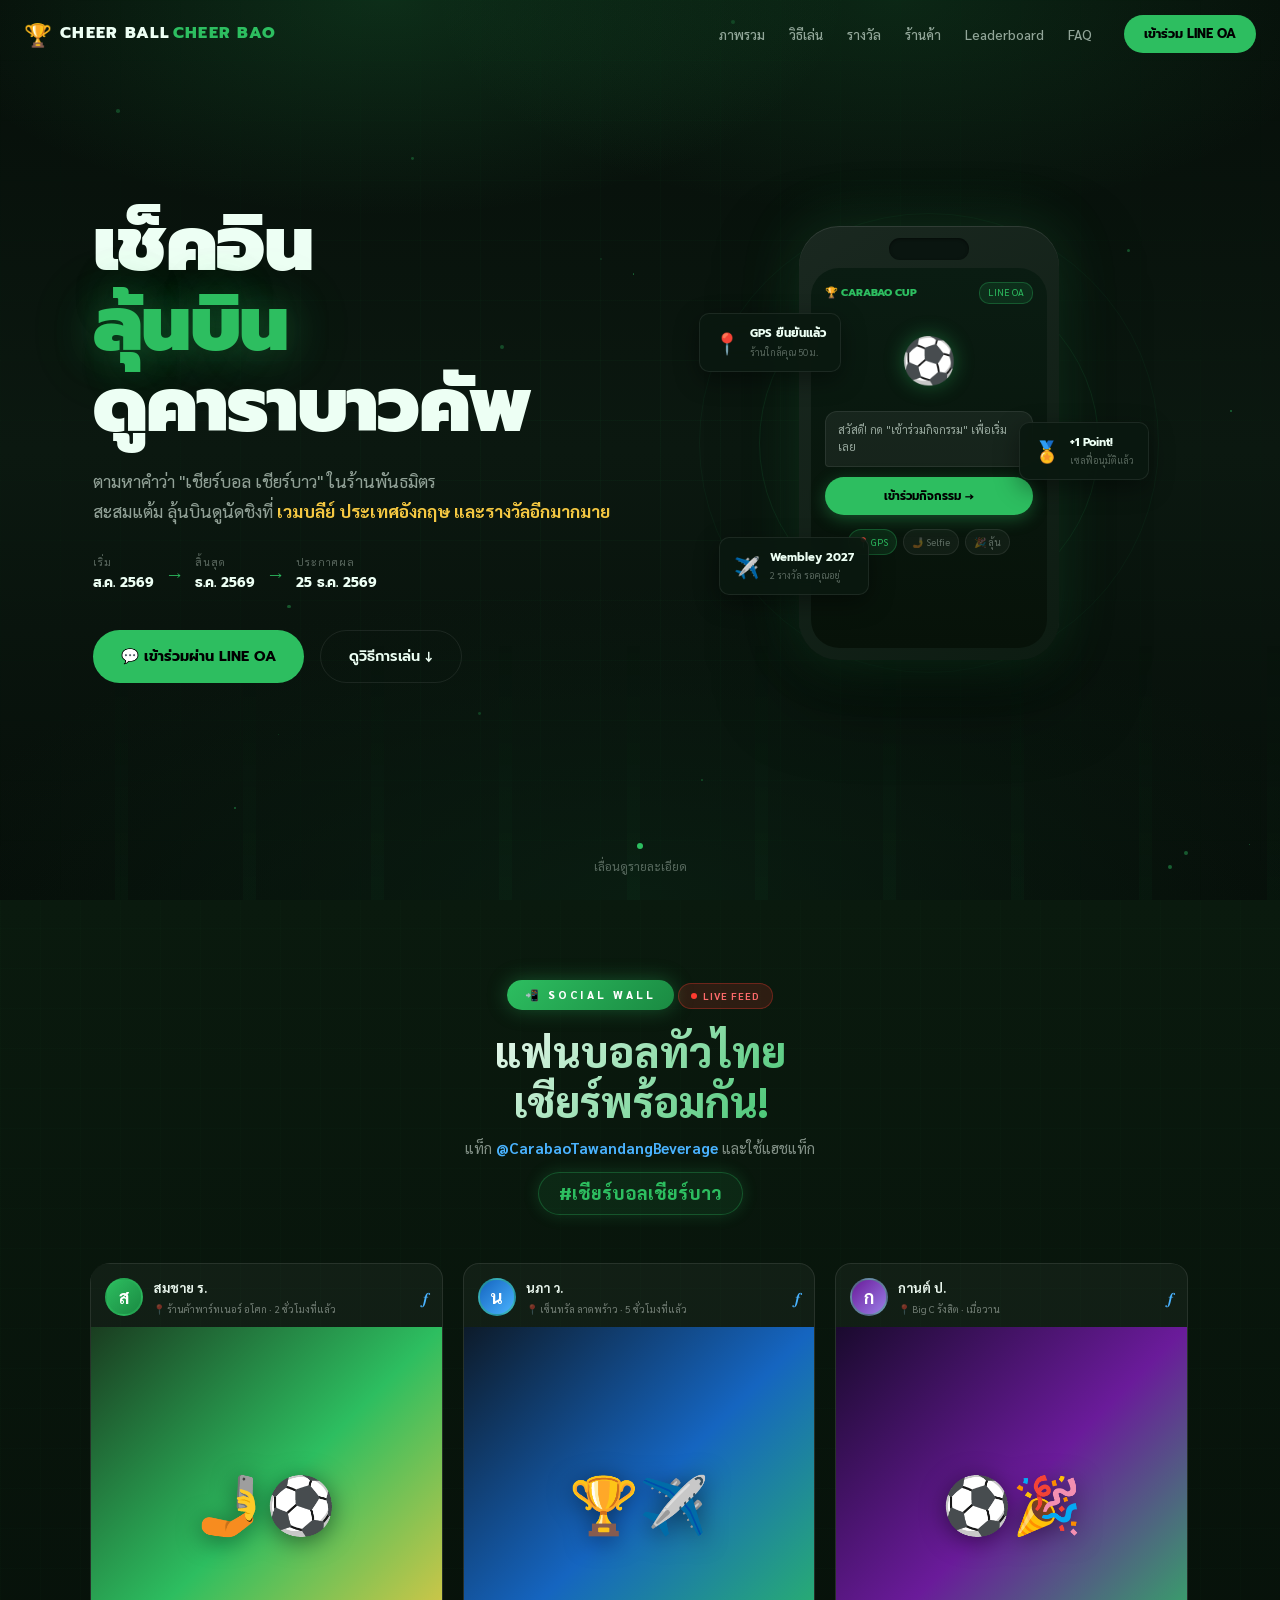
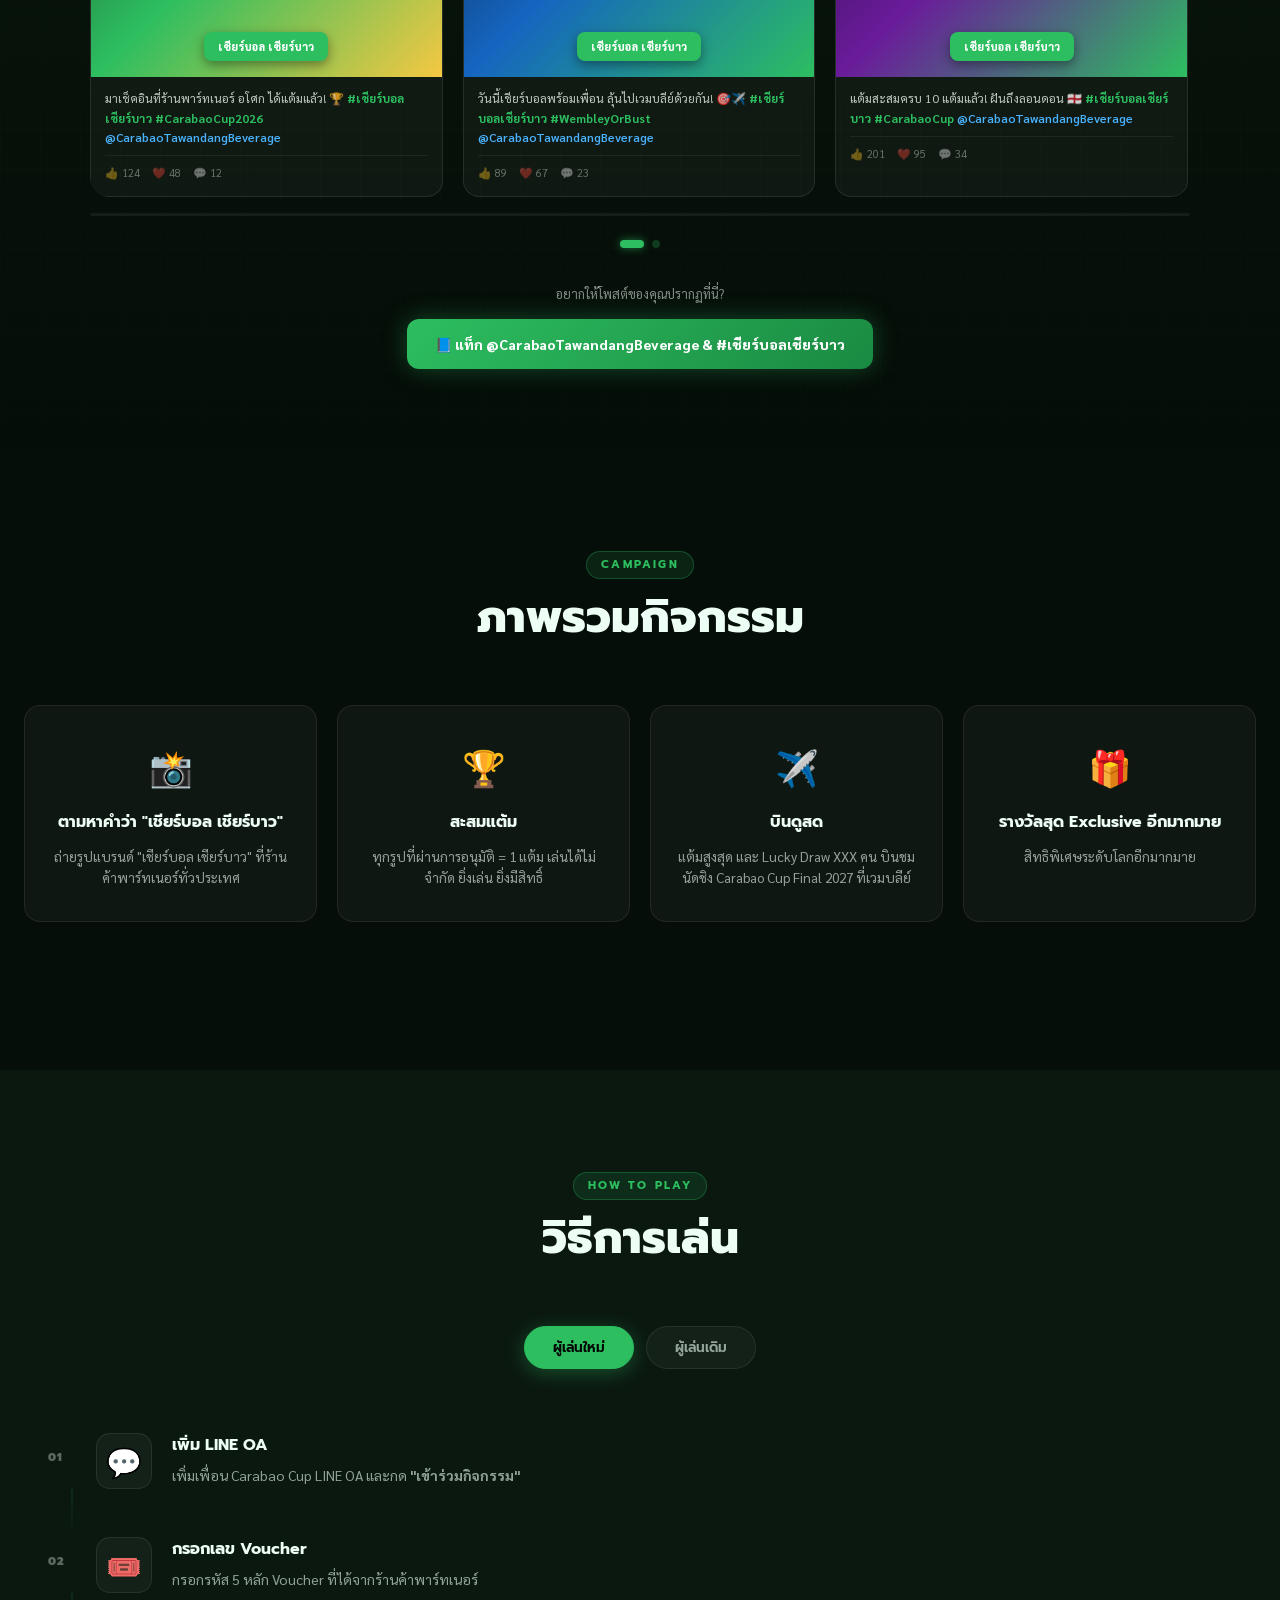
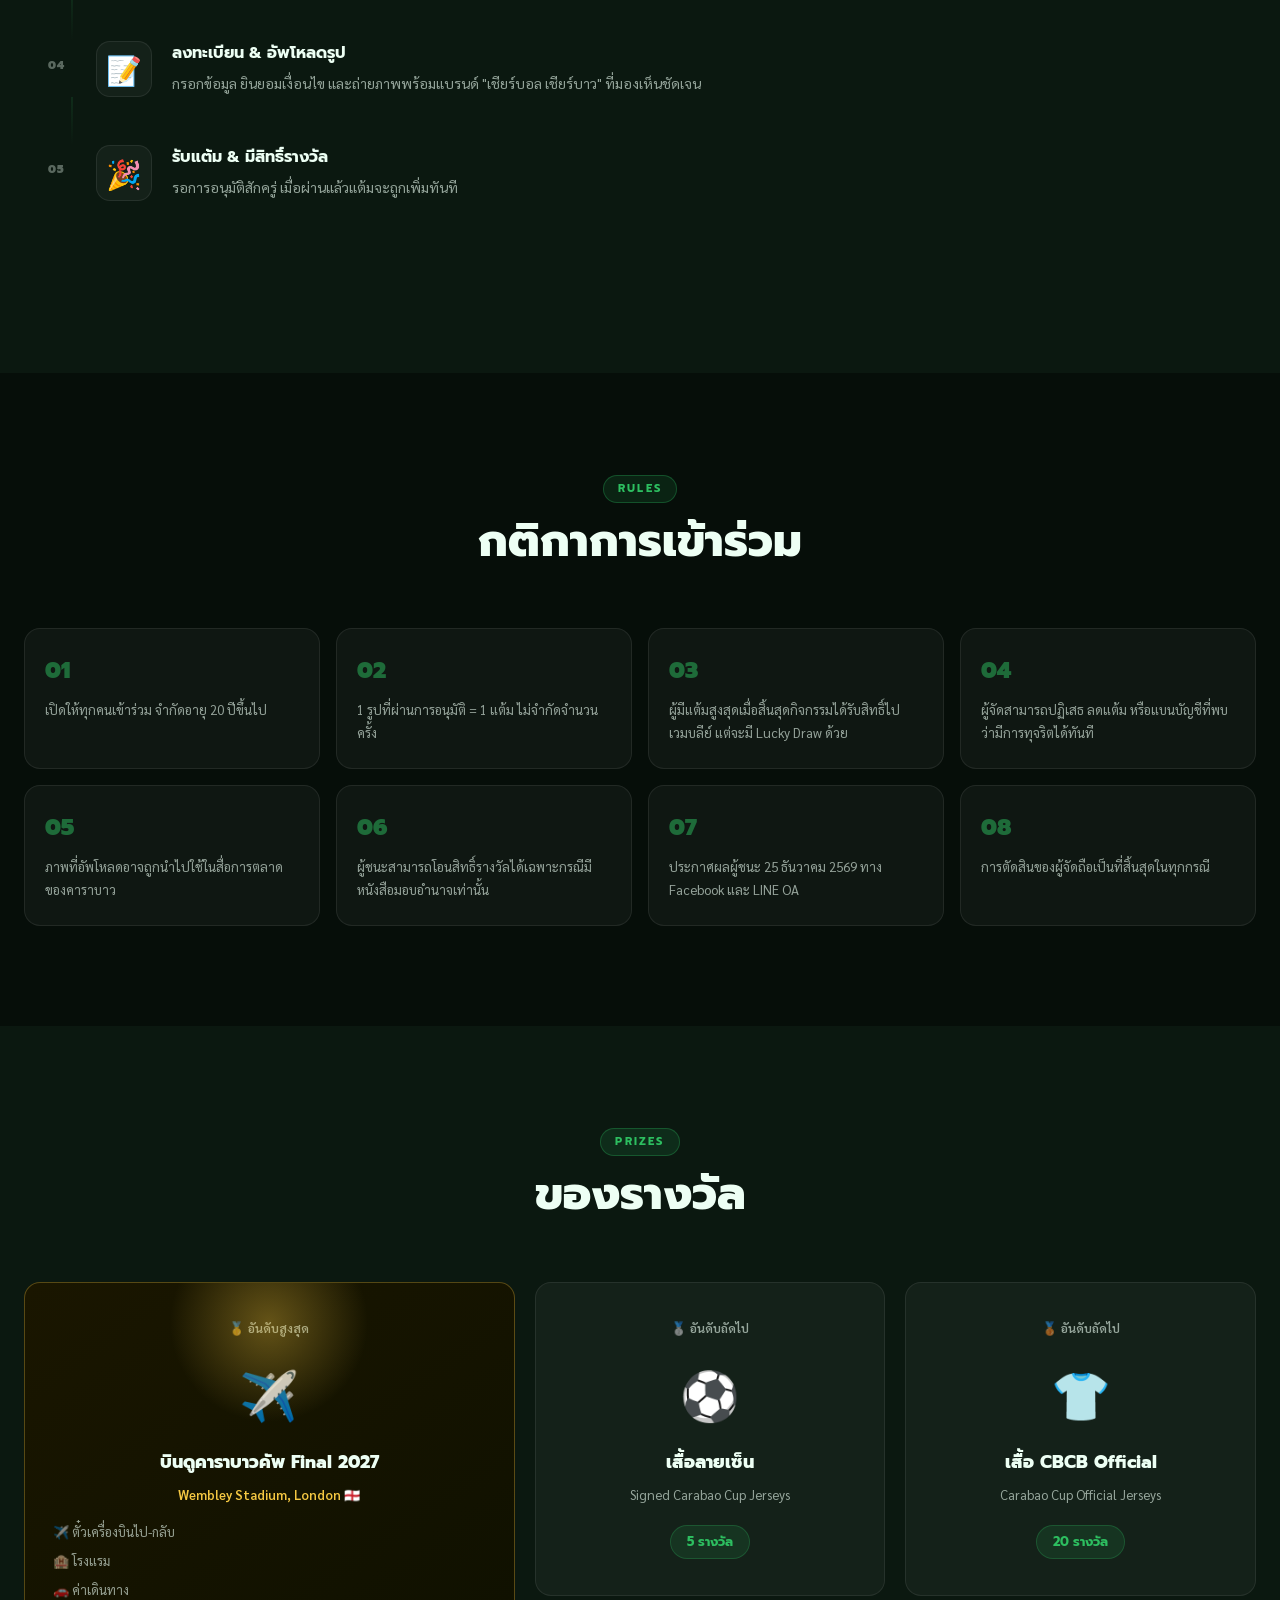
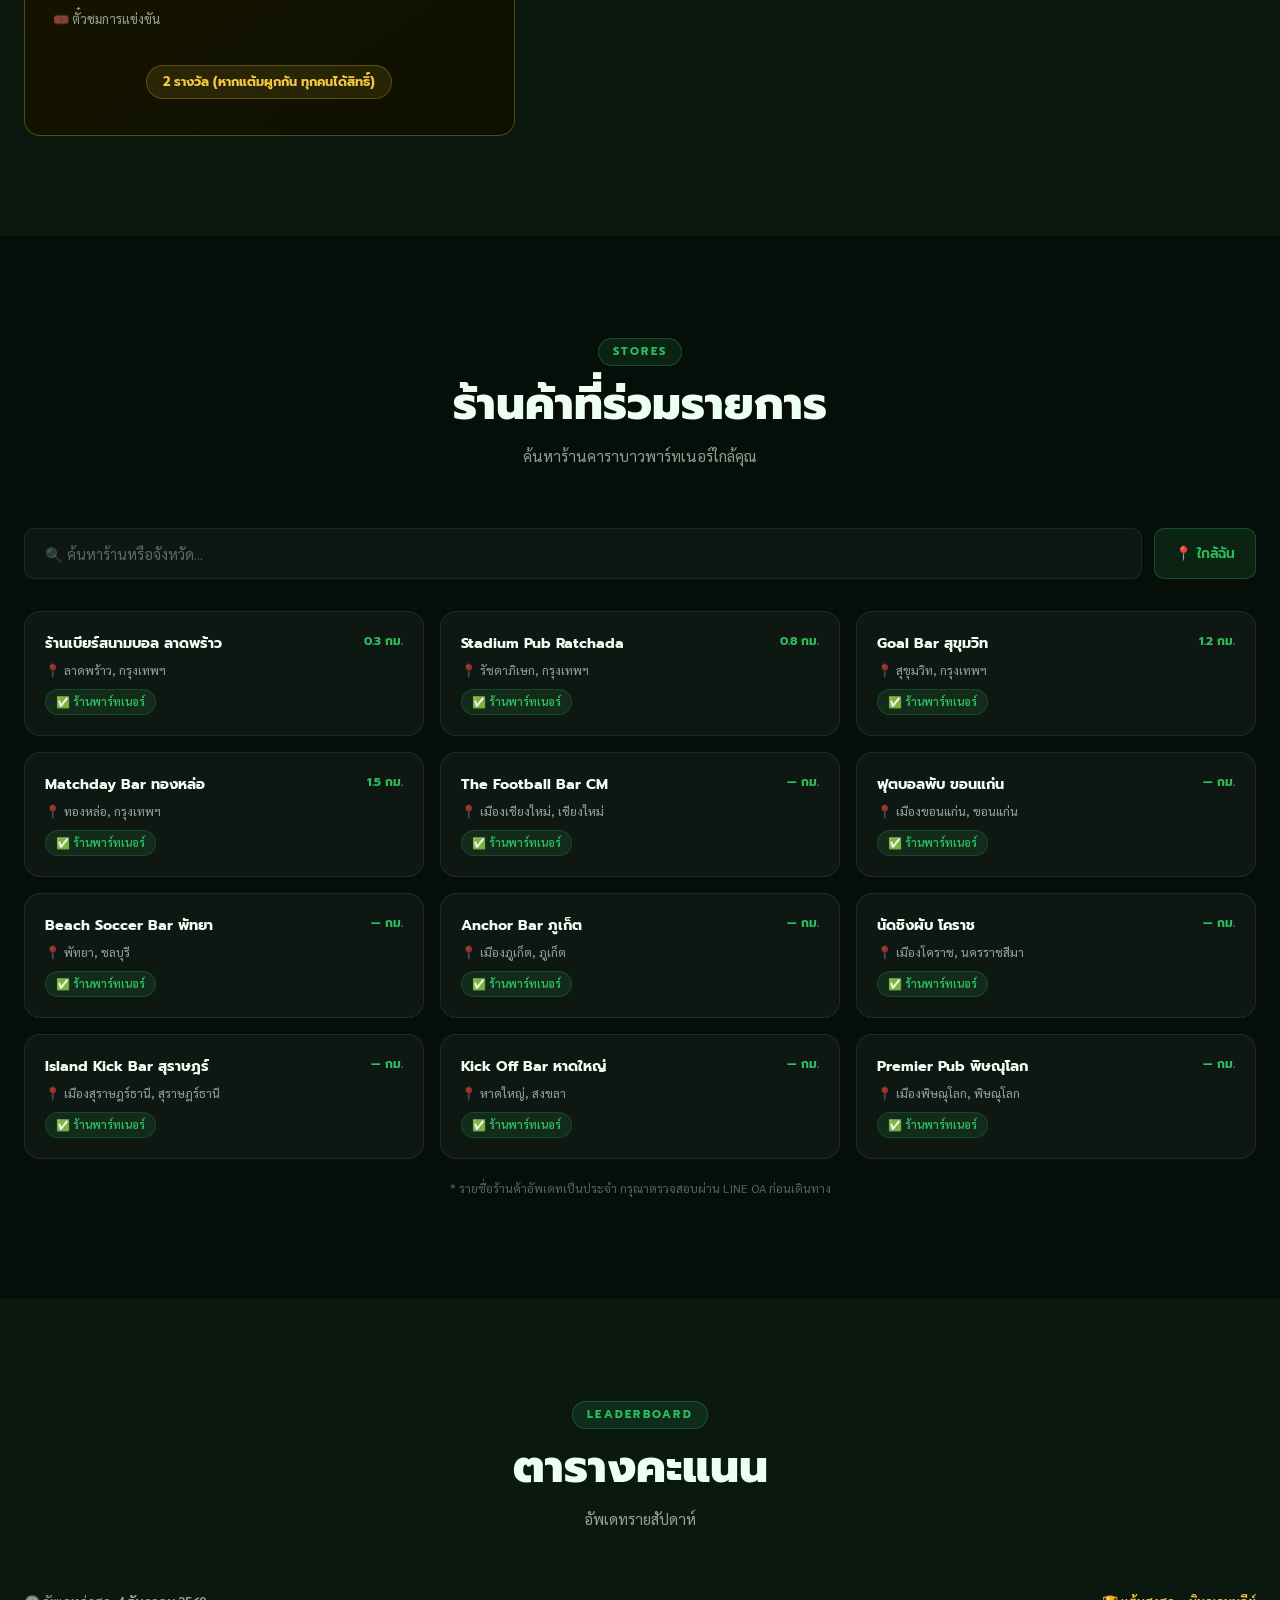
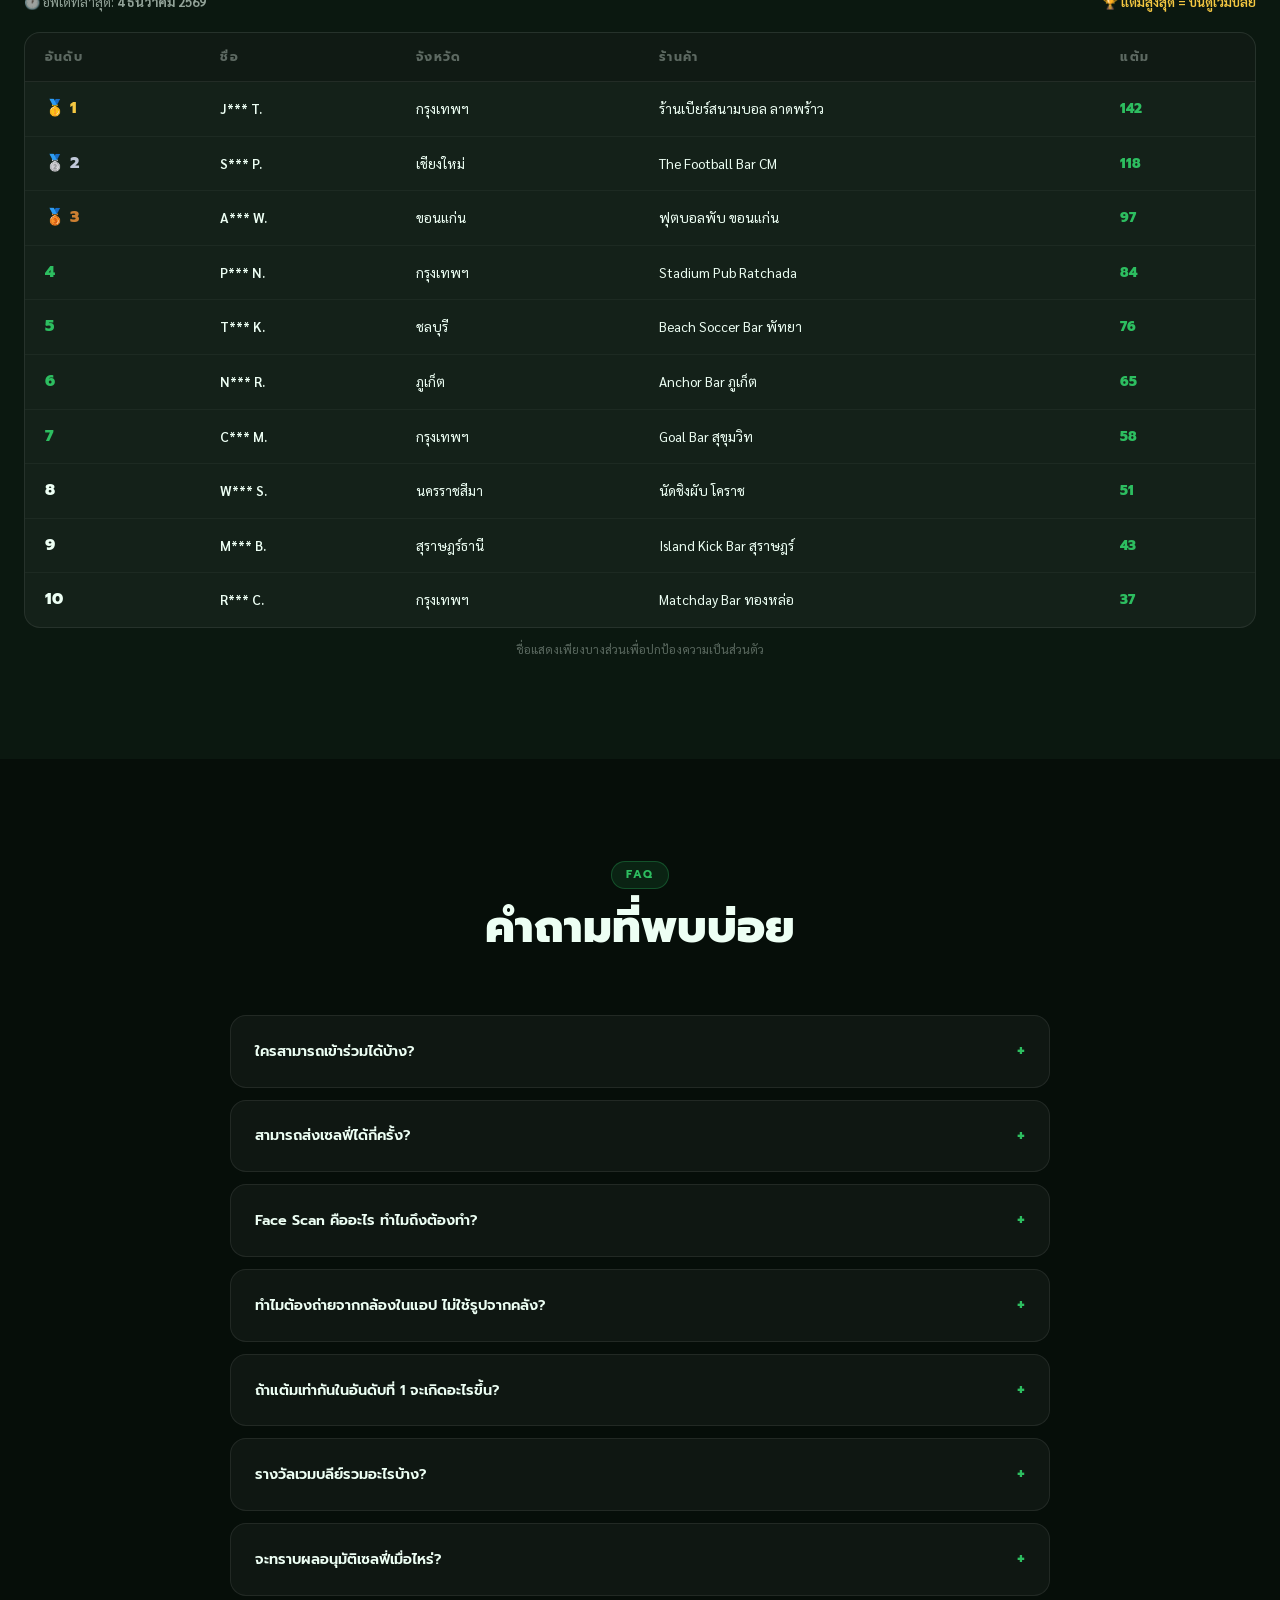
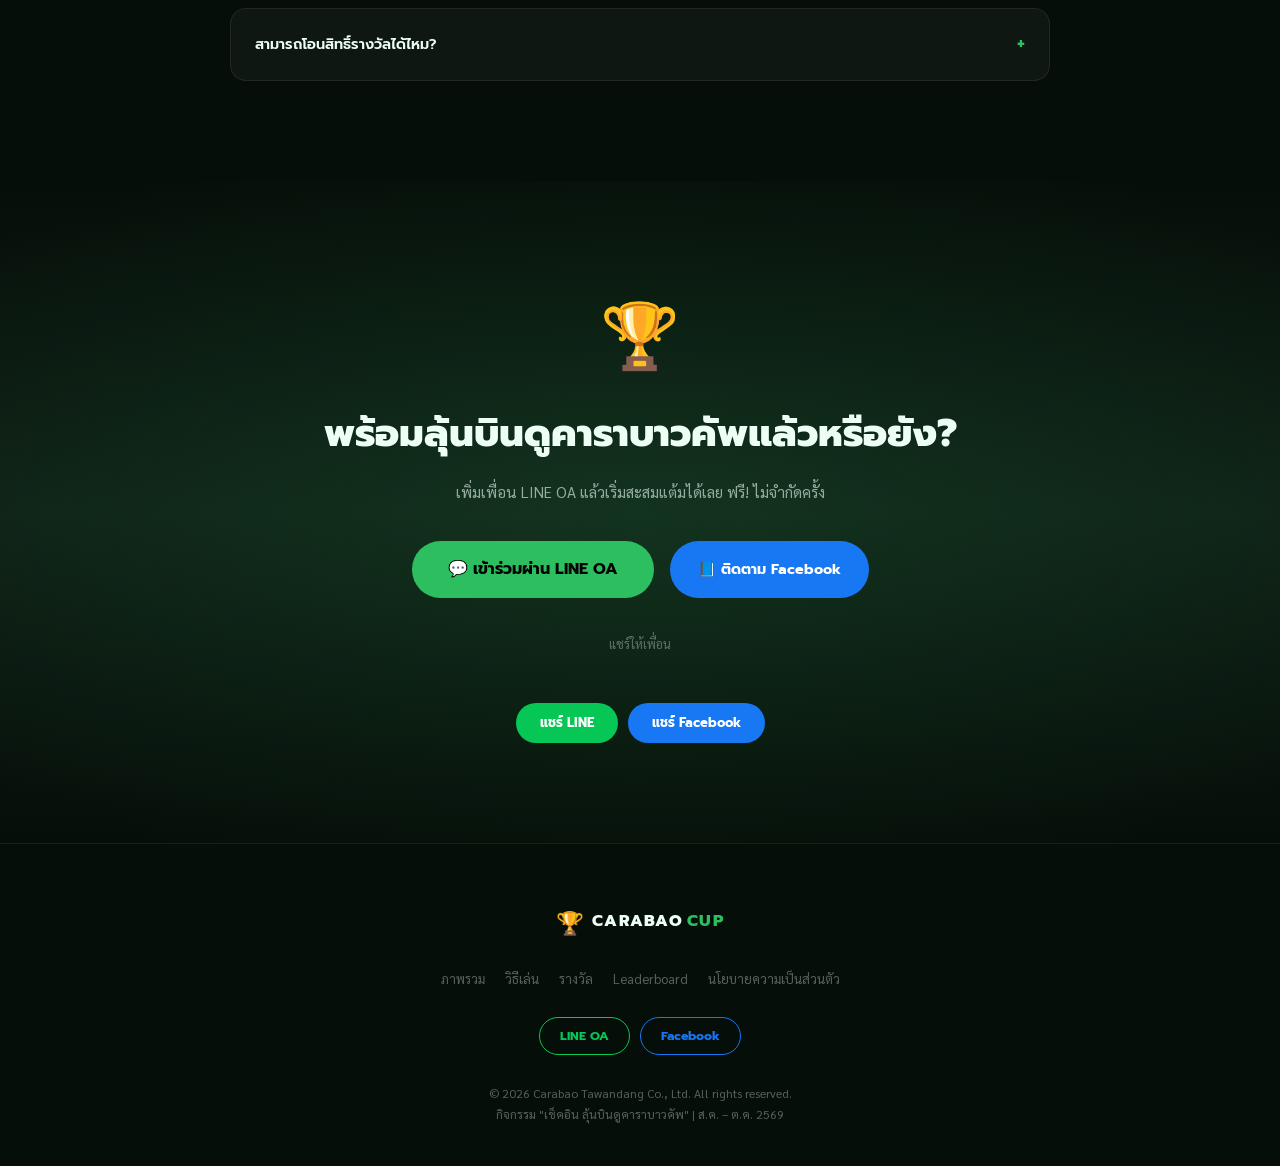
<file: index.html>
<!DOCTYPE html>
<html lang="th">
<head>
<meta charset="UTF-8">
<meta name="viewport" content="width=device-width, initial-scale=1.0">
<title>เช็คอิน ลุ้นบินดูคาราบาวคัพ | Carabao Cup 2026/7</title>
<link rel="stylesheet" href="style.css">
<link href="https://fonts.googleapis.com/css2?family=Prompt:ital,wght@0,300;0,400;0,500;0,600;0,700;0,800;0,900;1,700&family=Sarabun:wght@300;400;500;600;700&display=swap" rel="stylesheet">
<style id="social-wall-styles">
/* ── SOCIAL WALL ── */
.social-wall {
  padding: 80px 20px;
  background: linear-gradient(180deg, #0a1a0e 0%, #050d08 100%);
  position: relative;
  overflow: hidden;
}
.social-wall::before {
  content: '';
  position: absolute; inset: 0;
  background-image:
    repeating-linear-gradient(0deg, rgba(45,190,96,0.03) 0px, transparent 1px, transparent 40px),
    repeating-linear-gradient(90deg, rgba(45,190,96,0.03) 0px, transparent 1px, transparent 40px);
  pointer-events: none;
}
.social-wall-inner { max-width: 1100px; margin: 0 auto; position: relative; z-index: 1; }

/* Section heading */
.sw-heading { text-align: center; margin-bottom: 48px; }
.sw-tag {
  display: inline-block;
  background: linear-gradient(135deg, #2dbe60, #1a8a42);
  color: #fff; font-size: 11px; font-weight: 800;
  letter-spacing: 3px; text-transform: uppercase;
  padding: 6px 18px; border-radius: 20px; margin-bottom: 16px;
  box-shadow: 0 0 20px rgba(45,190,96,0.35);
}
.sw-title {
  font-size: clamp(26px, 4vw, 42px); font-weight: 800; line-height: 1.2;
  margin-bottom: 10px;
  background: linear-gradient(135deg, #fff 30%, #2dbe60 70%, #f5c842 100%);
  -webkit-background-clip: text; -webkit-text-fill-color: transparent; background-clip: text;
}
.sw-subtitle { color: rgba(232,245,236,0.55); font-size: 15px; }
.sw-hashtag {
  display: inline-block; margin-top: 12px;
  color: #2dbe60; font-size: 18px; font-weight: 800;
  background: rgba(45,190,96,0.1); border: 1px solid rgba(45,190,96,0.3);
  padding: 6px 20px; border-radius: 30px;
  box-shadow: 0 0 16px rgba(45,190,96,0.2);
}

/* Slideshow wrapper */
.sw-slideshow-wrap {
  position: relative;
  width: 100%;
  overflow: hidden;
  border-radius: 20px;
}

/* Track */
.sw-track {
  display: flex;
  gap: 20px;
  transition: transform 0.8s cubic-bezier(0.4, 0, 0.2, 1);
  will-change: transform;
}

/* Each card */
.sw-card {
  flex: 0 0 calc(33.333% - 14px);
  min-width: 280px;
  background: rgba(255,255,255,0.04);
  border: 1px solid rgba(255,255,255,0.09);
  border-radius: 16px;
  overflow: hidden;
  transition: transform 0.3s, box-shadow 0.3s;
}
.sw-card:hover {
  transform: translateY(-4px);
  box-shadow: 0 12px 40px rgba(0,0,0,0.5), 0 0 20px rgba(45,190,96,0.1);
}

/* Card header — Facebook-style */
.sw-card-header {
  display: flex; align-items: center; gap:10px;
  padding: 14px 14px 10px;
}
.sw-avatar {
  width: 38px; height: 38px; border-radius: 50%; flex-shrink: 0;
  object-fit: cover; border: 2px solid rgba(45,190,96,0.4);
  display: flex; align-items: center; justify-content: center;
  font-size: 18px; font-weight: 700;
  background: linear-gradient(135deg, #2dbe60, #1a8a42);
  color: #fff;
}
.sw-user-info { flex: 1; }
.sw-username { font-size: 13px; font-weight: 700; color: #e8f5ec; }
.sw-meta { font-size: 10px; color: rgba(232,245,236,0.45); margin-top: 2px; }
.sw-fb-icon { color: #4ab3ff; font-size: 16px; }

/* Post image */
.sw-card-img {
  width: 100%; aspect-ratio: 1/1; object-fit: cover;
  background: linear-gradient(135deg, #0f2414, #1a3d20);
  display: flex; align-items: center; justify-content: center;
  font-size: 64px; position: relative; overflow: hidden;
}
.sw-card-img-placeholder {
  width: 100%; aspect-ratio: 1/1;
  display: flex; align-items: center; justify-content: center;
  position: relative; overflow: hidden;
}
/* Fake photo backgrounds */
.sw-card-img-placeholder::before {
  content: '';
  position: absolute; inset: 0;
  background-size: cover; background-position: center;
}
.sw-bg-1::before { background: linear-gradient(135deg, #1a3d20 0%, #2dbe60 50%, #f5c842 100%); }
.sw-bg-2::before { background: linear-gradient(135deg, #0d1b2a 0%, #1565c0 50%, #2dbe60 100%); }
.sw-bg-3::before { background: linear-gradient(135deg, #1a0a2e 0%, #6a1b9a 50%, #2dbe60 100%); }
.sw-bg-4::before { background: linear-gradient(135deg, #1a1a0a 0%, #f57f17 50%, #2dbe60 100%); }
.sw-bg-5::before { background: linear-gradient(135deg, #0a1a1a 0%, #00695c 50%, #2dbe60 100%); }
.sw-bg-6::before { background: linear-gradient(135deg, #1a0a0a 0%, #b71c1c 50%, #2dbe60 100%); }

.sw-emoji-overlay {
  position: relative; z-index: 1;
  font-size: 56px; text-align: center;
  filter: drop-shadow(0 4px 12px rgba(0,0,0,0.5));
}
.sw-sign-overlay {
  position: absolute; bottom: 16px; left: 50%; transform: translateX(-50%);
  background: #2dbe60; color: #fff;
  font-size: 11px; font-weight: 800;
  padding: 6px 14px; border-radius: 8px;
  white-space: nowrap; z-index: 2;
  box-shadow: 0 4px 12px rgba(0,0,0,0.4);
}

/* Card body */
.sw-card-body { padding: 12px 14px 14px; }
.sw-caption {
  font-size: 12px; color: rgba(232,245,236,0.8);
  line-height: 1.6; margin-bottom: 8px;
}
.sw-caption .sw-ht { color: #2dbe60; font-weight: 700; }
.sw-caption .sw-page-tag { color: #4ab3ff; font-weight: 600; }
.sw-reactions {
  display: flex; align-items: center; gap: 12px;
  font-size: 11px; color: rgba(232,245,236,0.4);
  border-top: 1px solid rgba(255,255,255,0.06);
  padding-top: 8px; margin-top: 4px;
}
.sw-reaction-item { display: flex; align-items: center; gap: 4px; }

/* Dots navigation */
.sw-dots {
  display: flex; justify-content: center; gap: 8px; margin-top: 24px;
}
.sw-dot {
  width: 8px; height: 8px; border-radius: 50%;
  background: rgba(45,190,96,0.25);
  cursor: pointer; transition: all 0.3s;
  border: none; padding: 0;
}
.sw-dot.active {
  background: #2dbe60;
  box-shadow: 0 0 8px rgba(45,190,96,0.6);
  width: 24px; border-radius: 4px;
}

/* Progress bar */
.sw-progress-wrap {
  width: 100%; height: 3px;
  background: rgba(255,255,255,0.06);
  border-radius: 2px; margin-top: 16px; overflow: hidden;
}
.sw-progress-bar {
  height: 100%; width: 0%;
  background: linear-gradient(90deg, #2dbe60, #f5c842);
  border-radius: 2px;
  transition: width linear;
}

/* Live badge */
.sw-live-badge {
  display: inline-flex; align-items: center; gap: 6px;
  background: rgba(255,59,48,0.15); border: 1px solid rgba(255,59,48,0.3);
  color: #ff6b6b; font-size: 10px; font-weight: 700;
  padding: 4px 12px; border-radius: 20px; margin-bottom: 8px;
  letter-spacing: 1px;
}
.sw-live-dot {
  width: 6px; height: 6px; border-radius: 50%;
  background: #ff3b30;
  animation: sw-blink 1s ease-in-out infinite;
}
@keyframes sw-blink { 0%,100%{opacity:1} 50%{opacity:0.3} }

/* Responsive */
@media (max-width: 768px) {
  .sw-card { flex: 0 0 calc(100% - 0px); min-width: 0; }
}
@media (min-width: 769px) and (max-width: 1024px) {
  .sw-card { flex: 0 0 calc(50% - 10px); }
}
</style>
</head>
<body>

<nav class="nav" id="navbar">
  <div class="nav-inner">
    <div class="nav-logo">
      <span class="logo-icon">🏆</span>
      <span class="logo-text">CHEER BALL<span class="logo-cup">CHEER BAO</span></span>
    </div>
    <ul class="nav-links">
      <li><a href="#overview">ภาพรวม</a></li>
      <li><a href="#how-to-play">วิธีเล่น</a></li>
      <li><a href="#prizes">รางวัล</a></li>
      <li><a href="#stores">ร้านค้า</a></li>
      <li><a href="#leaderboard">Leaderboard</a></li>
      <li><a href="#faq">FAQ</a></li>
    </ul>
    <a href="https://line.me/ti/p/@carabaobao" target="_blank" class="nav-cta">เข้าร่วม LINE OA</a>
    <button class="hamburger" id="hamburger"><span></span><span></span><span></span></button>
  </div>
  <div class="mobile-menu" id="mobileMenu">
    <a href="#overview">ภาพรวม</a>
    <a href="#how-to-play">วิธีเล่น</a>
    <a href="#prizes">รางวัล</a>
    <a href="#stores">ร้านค้า</a>
    <a href="#leaderboard">Leaderboard</a>
    <a href="#faq">FAQ</a>
    <a href="https://line.me/ti/p/@carabaobao" target="_blank" class="mobile-cta">เข้าร่วม LINE OA</a>
  </div>
</nav>

<section class="hero" id="hero">
  <div class="hero-bg">
    <div class="stadium-lights"></div>
    <div class="led-grid"></div>
    <div class="pitch-lines"></div>
    <div class="hero-particles" id="heroParticles"></div>
  </div>
  <div class="hero-inner">
    <div class="hero-content">
      <h1 class="hero-title">เช็คอิน<br><span class="title-accent">ลุ้นบิน</span><br>ดูคาราบาวคัพ</h1>
      <p class="hero-sub">ตามหาคำว่า "เชียร์บอล เชียร์บาว" ในร้านพันธมิตร<br>สะสมแต้ม ลุ้นบินดูนัดชิงที่ <strong>เวมบลีย์ ประเทศอังกฤษ และรางวัลอีกมากมาย</strong></p>
      <div class="hero-period">
        <div class="period-item"><span class="period-label">เริ่ม</span><span class="period-val">ส.ค. 2569</span></div>
        <div class="period-sep">→</div>
        <div class="period-item"><span class="period-label">สิ้นสุด</span><span class="period-val">ธ.ค. 2569</span></div>
        <div class="period-sep">→</div>
        <div class="period-item"><span class="period-label">ประกาศผล</span><span class="period-val">25 ธ.ค. 2569</span></div>
      </div>
      <div class="hero-ctas">
        <a href="https://line.me/ti/p/@carabaobao" target="_blank" class="btn-primary">💬 เข้าร่วมผ่าน LINE OA</a>
        <a href="#how-to-play" class="btn-secondary">ดูวิธีการเล่น ↓</a>
      </div>
    </div>
    <div class="hero-visual">
      <div class="phone-wrap">
        <div class="glow-ring r1"></div>
        <div class="glow-ring r2"></div>
        <div class="phone-frame">
          <div class="phone-notch"></div>
          <div class="phone-screen">
            <div class="ps-header">
              <span class="ps-logo">🏆 CARABAO CUP</span>
              <span class="ps-tag">LINE OA</span>
            </div>
            <div class="ps-hero">⚽</div>
            <div class="ps-bubble">สวัสดี! กด "เข้าร่วมกิจกรรม" เพื่อเริ่มเลย</div>
            <div class="ps-btn">เข้าร่วมกิจกรรม →</div>
            <div class="ps-steps">
              <div class="ps-step active">📍 GPS</div>
              <div class="ps-step">🤳 Selfie</div>
              <div class="ps-step">🎉 ลุ้น</div>
            </div>
          </div>
        </div>
        <div class="float-card fc-gps">
          <span class="fc-i">📍</span>
          <div><strong>GPS ยืนยันแล้ว</strong><br><small>ร้านใกล้คุณ 50 ม.</small></div>
        </div>
        <div class="float-card fc-point">
          <span class="fc-i">🏅</span>
          <div><strong>+1 Point!</strong><br><small>เซลฟี่อนุมัติแล้ว</small></div>
        </div>
        <div class="float-card fc-prize">
          <span class="fc-i">✈️</span>
          <div><strong>Wembley 2027</strong><br><small>2 รางวัล รอคุณอยู่</small></div>
        </div>
      </div>
    </div>
  </div>
  <a href="#overview" class="scroll-hint">
    <div class="scroll-dot"></div>
    <span>เลื่อนดูรายละเอียด</span>
  </a>
</section>

<section class="social-wall">
  <div class="social-wall-inner">

    <!-- Heading -->
    <div class="sw-heading">
      <div class="sw-tag">📲 Social Wall</div>
      <div class="sw-live-badge"><span class="sw-live-dot"></span>LIVE FEED</div>
      <h2 class="sw-title">แฟนบอลทั่วไทย<br>เชียร์พร้อมกัน!</h2>
      <p class="sw-subtitle">แท็ก <strong style="color:#4ab3ff">@CarabaoTawandangBeverage</strong> และใช้แฮชแท็ก</p>
      <div class="sw-hashtag">#เชียร์บอลเชียร์บาว</div>
    </div>

    <!-- Slideshow -->
    <div class="sw-slideshow-wrap">
      <div class="sw-track" id="swTrack">

        <!-- CARD 1 -->
        <div class="sw-card">
          <div class="sw-card-header">
            <div class="sw-avatar">ส</div>
            <div class="sw-user-info">
              <div class="sw-username">สมชาย ร.</div>
              <div class="sw-meta">📍 ร้านค้าพาร์ทเนอร์ อโศก · 2 ชั่วโมงที่แล้ว</div>
            </div>
            <span class="sw-fb-icon">𝒇</span>
          </div>
          <div class="sw-card-img-placeholder sw-bg-1">
            <div class="sw-emoji-overlay">🤳⚽</div>
            <div class="sw-sign-overlay">เชียร์บอล เชียร์บาว</div>
          </div>
          <div class="sw-card-body">
            <div class="sw-caption">
              มาเช็คอินที่ร้านพาร์ทเนอร์ อโศก ได้แต้มแล้ว! 🏆
              <span class="sw-ht">#เชียร์บอลเชียร์บาว</span>
              <span class="sw-ht">#CarabaoCup2026</span>
              <span class="sw-page-tag">@CarabaoTawandangBeverage</span>
            </div>
            <div class="sw-reactions">
              <span class="sw-reaction-item">👍 124</span>
              <span class="sw-reaction-item">❤️ 48</span>
              <span class="sw-reaction-item">💬 12</span>
            </div>
          </div>
        </div>

        <!-- CARD 2 -->
        <div class="sw-card">
          <div class="sw-card-header">
            <div class="sw-avatar" style="background:linear-gradient(135deg,#1565c0,#4ab3ff)">น</div>
            <div class="sw-user-info">
              <div class="sw-username">นภา ว.</div>
              <div class="sw-meta">📍 เซ็นทรัล ลาดพร้าว · 5 ชั่วโมงที่แล้ว</div>
            </div>
            <span class="sw-fb-icon">𝒇</span>
          </div>
          <div class="sw-card-img-placeholder sw-bg-2">
            <div class="sw-emoji-overlay">🏆✈️</div>
            <div class="sw-sign-overlay">เชียร์บอล เชียร์บาว</div>
          </div>
          <div class="sw-card-body">
            <div class="sw-caption">
              วันนี้เชียร์บอลพร้อมเพื่อน ลุ้นไปเวมบลีย์ด้วยกัน! 🎯✈️
              <span class="sw-ht">#เชียร์บอลเชียร์บาว</span>
              <span class="sw-ht">#WembleyOrBust</span>
              <span class="sw-page-tag">@CarabaoTawandangBeverage</span>
            </div>
            <div class="sw-reactions">
              <span class="sw-reaction-item">👍 89</span>
              <span class="sw-reaction-item">❤️ 67</span>
              <span class="sw-reaction-item">💬 23</span>
            </div>
          </div>
        </div>

        <!-- CARD 3 -->
        <div class="sw-card">
          <div class="sw-card-header">
            <div class="sw-avatar" style="background:linear-gradient(135deg,#6a1b9a,#9b7fe8)">ก</div>
            <div class="sw-user-info">
              <div class="sw-username">กานต์ ป.</div>
              <div class="sw-meta">📍 Big C รังสิต · เมื่อวาน</div>
            </div>
            <span class="sw-fb-icon">𝒇</span>
          </div>
          <div class="sw-card-img-placeholder sw-bg-3">
            <div class="sw-emoji-overlay">⚽🎉</div>
            <div class="sw-sign-overlay">เชียร์บอล เชียร์บาว</div>
          </div>
          <div class="sw-card-body">
            <div class="sw-caption">
              แต้มสะสมครบ 10 แต้มแล้ว! ฝันถึงลอนดอน 🏴󠁧󠁢󠁥󠁮󠁧󠁿
              <span class="sw-ht">#เชียร์บอลเชียร์บาว</span>
              <span class="sw-ht">#CarabaoCup</span>
              <span class="sw-page-tag">@CarabaoTawandangBeverage</span>
            </div>
            <div class="sw-reactions">
              <span class="sw-reaction-item">👍 201</span>
              <span class="sw-reaction-item">❤️ 95</span>
              <span class="sw-reaction-item">💬 34</span>
            </div>
          </div>
        </div>

        <!-- CARD 4 -->
        <div class="sw-card">
          <div class="sw-card-header">
            <div class="sw-avatar" style="background:linear-gradient(135deg,#f57f17,#ffd740)">ม</div>
            <div class="sw-user-info">
              <div class="sw-username">มานะ ส.</div>
              <div class="sw-meta">📍 Makro ชลบุรี · 2 วันที่แล้ว</div>
            </div>
            <span class="sw-fb-icon">𝒇</span>
          </div>
          <div class="sw-card-img-placeholder sw-bg-4">
            <div class="sw-emoji-overlay">🤳🏅</div>
            <div class="sw-sign-overlay">เชียร์บอล เชียร์บาว</div>
          </div>
          <div class="sw-card-body">
            <div class="sw-caption">
              มาจากชลบุรีไม่ยอมแพ้! เช็คอินทุกวัน 💪
              <span class="sw-ht">#เชียร์บอลเชียร์บาว</span>
              <span class="sw-ht">#ลุ้นเวมบลีย์</span>
              <span class="sw-page-tag">@CarabaoTawandangBeverage</span>
            </div>
            <div class="sw-reactions">
              <span class="sw-reaction-item">👍 156</span>
              <span class="sw-reaction-item">❤️ 72</span>
              <span class="sw-reaction-item">💬 18</span>
            </div>
          </div>
        </div>

        <!-- CARD 5 -->
        <div class="sw-card">
          <div class="sw-card-header">
            <div class="sw-avatar" style="background:linear-gradient(135deg,#00695c,#2dbe60)">พ</div>
            <div class="sw-user-info">
              <div class="sw-username">พิม ท.</div>
              <div class="sw-meta">📍 Tops Supermarket · 3 วันที่แล้ว</div>
            </div>
            <span class="sw-fb-icon">𝒇</span>
          </div>
          <div class="sw-card-img-placeholder sw-bg-5">
            <div class="sw-emoji-overlay">👭⚽</div>
            <div class="sw-sign-overlay">เชียร์บอล เชียร์บาว</div>
          </div>
          <div class="sw-card-body">
            <div class="sw-caption">
              มากับแก๊งสาว เช็คอินพร้อมกัน 4 แต้ม! 🎊
              <span class="sw-ht">#เชียร์บอลเชียร์บาว</span>
              <span class="sw-ht">#GirlsWhoPlay</span>
              <span class="sw-page-tag">@CarabaoTawandangBeverage</span>
            </div>
            <div class="sw-reactions">
              <span class="sw-reaction-item">👍 312</span>
              <span class="sw-reaction-item">❤️ 143</span>
              <span class="sw-reaction-item">💬 56</span>
            </div>
          </div>
        </div>

        <!-- CARD 6 -->
        <div class="sw-card">
          <div class="sw-card-header">
            <div class="sw-avatar" style="background:linear-gradient(135deg,#b71c1c,#ff6b4a)">ต</div>
            <div class="sw-user-info">
              <div class="sw-username">ตั้ม อ.</div>
              <div class="sw-meta">📍 Family Mart สีลม · 4 วันที่แล้ว</div>
            </div>
            <span class="sw-fb-icon">𝒇</span>
          </div>
          <div class="sw-card-img-placeholder sw-bg-6">
            <div class="sw-emoji-overlay">🏆🔥</div>
            <div class="sw-sign-overlay">เชียร์บอล เชียร์บาว</div>
          </div>
          <div class="sw-card-body">
            <div class="sw-caption">
              ทำงานใกล้ร้าน เช็คอินทุกวันไม่มีหยุด 🔥
              <span class="sw-ht">#เชียร์บอลเชียร์บาว</span>
              <span class="sw-ht">#EverydayCheckin</span>
              <span class="sw-page-tag">@CarabaoTawandangBeverage</span>
            </div>
            <div class="sw-reactions">
              <span class="sw-reaction-item">👍 98</span>
              <span class="sw-reaction-item">❤️ 41</span>
              <span class="sw-reaction-item">💬 9</span>
            </div>
          </div>
        </div>

      </div><!-- end sw-track -->
    </div><!-- end sw-slideshow-wrap -->

    <!-- Progress bar -->
    <div class="sw-progress-wrap">
      <div class="sw-progress-bar" id="swProgress"></div>
    </div>

    <!-- Dots -->
    <div class="sw-dots" id="swDots"></div>

    <!-- CTA -->
    <div style="text-align:center;margin-top:36px;">
      <p style="color:rgba(232,245,236,0.55);font-size:13px;margin-bottom:14px;">
        อยากให้โพสต์ของคุณปรากฏที่นี่?
      </p>
      <a href="https://www.facebook.com/CarabaoTawandangBeverage/"
         target="_blank"
         style="display:inline-flex;align-items:center;gap:8px;
                background:linear-gradient(135deg,#2dbe60,#1a8a42);
                color:#fff;font-weight:800;font-size:14px;
                padding:14px 28px;border-radius:12px;text-decoration:none;
                box-shadow:0 0 24px rgba(45,190,96,0.35);">
        📘 แท็ก @CarabaoTawandangBeverage &amp; #เชียร์บอลเชียร์บาว
      </a>
    </div>

  </div>
</section>

<section class="section" id="overview">
  <div class="container">
    <div class="section-header">
      <div class="section-tag">CAMPAIGN</div>
      <h2 class="section-title">ภาพรวมกิจกรรม</h2>
    </div>
    <div class="ov-grid">
      <div class="ov-card" data-reveal>
        <div class="ov-icon">📸</div>
        <h3>ตามหาคำว่า "เชียร์บอล เชียร์บาว"</h3>
        <p>ถ่ายรูปแบรนด์ "เชียร์บอล เชียร์บาว" ที่ร้านค้าพาร์ทเนอร์ทั่วประเทศ</p>
      </div>
      <div class="ov-card" data-reveal>
        <div class="ov-icon">🏆</div>
        <h3>สะสมแต้ม</h3>
        <p>ทุกรูปที่ผ่านการอนุมัติ = 1 แต้ม เล่นได้ไม่จำกัด ยิ่งเล่น ยิ่งมีสิทธิ์</p>
      </div>
      <div class="ov-card" data-reveal>
        <div class="ov-icon">✈️</div>
        <h3>บินดูสด</h3>
        <p>แต้มสูงสุด และ Lucky Draw XXX คน บินชมนัดชิง Carabao Cup Final 2027 ที่เวมบลีย์</p>
      </div>
      <div class="ov-card" data-reveal>
        <div class="ov-icon">🎁</div>
        <h3>รางวัลสุด Exclusive อีกมากมาย</h3>
        <p>สิทธิพิเศษระดับโลกอีกมากมาย</p>
    </div>
  </div>
</section>

<section class="section alt-section" id="how-to-play">
  <div class="container">
    <div class="section-header">
      <div class="section-tag">HOW TO PLAY</div>
      <h2 class="section-title">วิธีการเล่น</h2>
    </div>
    <div class="tabs">
      <button class="tab active" data-tab="first">ผู้เล่นใหม่</button>
      <button class="tab" data-tab="returning">ผู้เล่นเดิม</button>
    </div>
    <div class="flow" id="tab-first">
      <div class="flow-step" data-reveal><div class="fs-num">01</div><div class="fs-icon">💬</div><div class="fs-body"><h3>เพิ่ม LINE OA</h3><p>เพิ่มเพื่อน Carabao Cup LINE OA และกด <strong>"เข้าร่วมกิจกรรม"</strong></p></div></div>
      <div class="flow-step" data-reveal><div class="fs-num">02</div><div class="fs-icon">🎟️</div><div class="fs-body"><h3>กรอกเลข Voucher</h3></h3><p>กรอกรหัส 5 หลัก Voucher ที่ได้จากร้านค้าพาร์ทเนอร์</p></div></div>
      <div class="flow-step" data-reveal><div class="fs-num">04</div><div class="fs-icon">📝</div><div class="fs-body"><h3>ลงทะเบียน & อัพโหลดรูป</h3><p>กรอกข้อมูล ยินยอมเงื่อนไข และถ่ายภาพพร้อมแบรนด์ "เชียร์บอล เชียร์บาว" ที่มองเห็นชัดเจน</p></div></div>
      <div class="flow-step" data-reveal><div class="fs-num">05</div><div class="fs-icon">🎉</div><div class="fs-body"><h3>รับแต้ม & มีสิทธิ์รางวัล</h3><p>รอการอนุมัติสักครู่ เมื่อผ่านแล้วแต้มจะถูกเพิ่มทันที</p></div></div>
    </div>
    <div class="flow hidden" id="tab-returning">
      <div class="flow-step" data-reveal><div class="fs-num">01</div><div class="fs-icon">💬</div><div class="fs-body"><h3>เปิด LINE OA</h3><p>กด <strong>"เข้าร่วมกิจกรรม"</strong> ในแชท — ข้ามขั้นตอน Face Scan และลงทะเบียนได้เลย</p></div></div>
 <div class="flow-step" data-reveal><div class="fs-num">02</div><div class="fs-icon">🎟️</div><div class="fs-body"><h3>กรอกเลข Voucher</h3></h3><p>กรอกรหัส 5 หลัก Voucher ที่ได้จากร้านค้าพาร์ทเนอร์</p></div></div>
          <div class="flow-step" data-reveal><div class="fs-num">04</div><div class="fs-icon">📝</div><div class="fs-body"><h3>ลงทะเบียน & อัพโหลดรูป</h3><p>กรอกข้อมูล ยินยอมเงื่อนไข และถ่ายภาพพร้อมแบรนด์ "เชียร์บอล เชียร์บาว" ที่มองเห็นชัดเจน</p></div></div>
      <div class="flow-step" data-reveal><div class="fs-num">05</div><div class="fs-icon">🎉</div><div class="fs-body"><h3>รับแต้ม & มีสิทธิ์รางวัล</h3><p>รอการอนุมัติสักครู่ เมื่อผ่านแล้วแต้มจะถูกเพิ่มทันที</p></div></div>
    </div>
</section>

<section class="section" id="rules">
  <div class="container">
    <div class="section-header">
      <div class="section-tag">RULES</div>
      <h2 class="section-title">กติกาการเข้าร่วม</h2>
    </div>
    <div class="rules-grid">
      <div class="rule-card" data-reveal><span class="rule-n">01</span><p>เปิดให้ทุกคนเข้าร่วม จำกัดอายุ 20 ปีขึ้นไป</p></div>
      <div class="rule-card" data-reveal><span class="rule-n">02</span><p>1 รูปที่ผ่านการอนุมัติ = 1 แต้ม ไม่จำกัดจำนวนครั้ง</p></div>
      <div class="rule-card" data-reveal><span class="rule-n">03</span><p>ผู้มีแต้มสูงสุดเมื่อสิ้นสุดกิจกรรมได้รับสิทธิ์ไปเวมบลีย์ แต่จะมี Lucky Draw ด้วย</p></div>
      <div class="rule-card" data-reveal><span class="rule-n">04</span><p>ผู้จัดสามารถปฏิเสธ ลดแต้ม หรือแบนบัญชีที่พบว่ามีการทุจริตได้ทันที</p></div>
      <div class="rule-card" data-reveal><span class="rule-n">05</span><p>ภาพที่อัพโหลดอาจถูกนำไปใช้ในสื่อการตลาดของคาราบาว</p></div>
      <div class="rule-card" data-reveal><span class="rule-n">06</span><p>ผู้ชนะสามารถโอนสิทธิ์รางวัลได้เฉพาะกรณีมีหนังสือมอบอำนาจเท่านั้น</p></div>
      <div class="rule-card" data-reveal><span class="rule-n">07</span><p>ประกาศผลผู้ชนะ 25 ธันวาคม 2569 ทาง Facebook และ LINE OA</p></div>
      <div class="rule-card" data-reveal><span class="rule-n">08</span><p>การตัดสินของผู้จัดถือเป็นที่สิ้นสุดในทุกกรณี</p></div>
    </div>
  </div>
</section>

<section class="section alt-section" id="prizes">
  <div class="container">
    <div class="section-header">
      <div class="section-tag">PRIZES</div>
      <h2 class="section-title">ของรางวัล</h2>
    </div>
    <div class="prizes-grid">
      <div class="prize-card gold" data-reveal>
        <div class="prize-glow"></div>
        <div class="prize-rank">🥇 อันดับสูงสุด</div>
        <div class="prize-icon-big">✈️</div>
        <h3>บินดูคาราบาวคัพ Final 2027</h3>
        <p class="prize-venue">Wembley Stadium, London 🏴󠁧󠁢󠁥󠁮󠁧󠁿</p>
        <ul class="prize-list">
          <li>✈️ ตั๋วเครื่องบินไป-กลับ</li>
          <li>🏨 โรงแรม</li>
          <li>🚗 ค่าเดินทาง</li>
          <li>🎟️ ตั๋วชมการแข่งขัน</li>
        </ul>
        <div class="prize-qty gold-qty">2 รางวัล (หากแต้มผูกกัน ทุกคนได้สิทธิ์)</div>
      </div>
      <div class="prize-card silver" data-reveal>
        <div class="prize-rank">🥈 อันดับถัดไป</div>
        <div class="prize-icon-big">⚽</div>
        <h3>เสื้อลายเซ็น</h3>
        <p>Signed Carabao Cup Jerseys</p>
        <div class="prize-qty">5 รางวัล</div>
      </div>
      <div class="prize-card bronze" data-reveal>
        <div class="prize-rank">🥉 อันดับถัดไป</div>
        <div class="prize-icon-big">👕</div>
        <h3>เสื้อ CBCB Official</h3>
        <p>Carabao Cup Official Jerseys</p>
        <div class="prize-qty">20 รางวัล</div>
      </div>
    </div>
  </div>
</section>

<section class="section" id="stores">
  <div class="container">
    <div class="section-header">
      <div class="section-tag">STORES</div>
      <h2 class="section-title">ร้านค้าที่ร่วมรายการ</h2>
      <p class="section-sub">ค้นหาร้านคาราบาวพาร์ทเนอร์ใกล้คุณ</p>
    </div>
    <div class="store-search-bar">
      <input type="text" id="storeSearch" placeholder="🔍 ค้นหาร้านหรือจังหวัด..." class="search-input">
      <button class="gps-btn" id="gpsBtn">📍 ใกล้ฉัน</button>
    </div>
    <div class="store-grid" id="storeGrid"></div>
    <p class="store-note">* รายชื่อร้านค้าอัพเดทเป็นประจำ กรุณาตรวจสอบผ่าน LINE OA ก่อนเดินทาง</p>
  </div>
</section>

<section class="section alt-section" id="leaderboard">
  <div class="container">
    <div class="section-header">
      <div class="section-tag">LEADERBOARD</div>
      <h2 class="section-title">ตารางคะแนน</h2>
      <p class="section-sub">อัพเดทรายสัปดาห์</p>
    </div>
    <div class="lb-meta-bar">
      <span>🕐 อัพเดทล่าสุด: <strong id="lbDate"></strong></span>
      <span class="lb-rule">🏆 แต้มสูงสุด = บินดูเวมบลีย์</span>
    </div>
    <div class="lb-wrap">
      <table class="lb-table">
        <thead>
          <tr>
            <th>อันดับ</th>
            <th>ชื่อ</th>
            <th>จังหวัด</th>
            <th>ร้านค้า</th>
            <th>แต้ม</th>
          </tr>
        </thead>
        <tbody id="lbBody"></tbody>
      </table>
    </div>
    <p class="lb-disc">ชื่อแสดงเพียงบางส่วนเพื่อปกป้องความเป็นส่วนตัว</p>
  </div>
</section>

<section class="section" id="faq">
  <div class="container">
    <div class="section-header">
      <div class="section-tag">FAQ</div>
      <h2 class="section-title">คำถามที่พบบ่อย</h2>
    </div>
    <div class="faq-list" id="faqList"></div>
  </div>
</section>

<section class="cta-section" id="cta">
  <div class="cta-bg-glow"></div>
  <div class="container cta-body">
    <div class="cta-trophy">🏆</div>
    <h2>พร้อมลุ้นบินดูคาราบาวคัพแล้วหรือยัง?</h2>
    <p>เพิ่มเพื่อน LINE OA แล้วเริ่มสะสมแต้มได้เลย ฟรี! ไม่จำกัดครั้ง</p>
    <div class="cta-btns">
      <a href="https://line.me/ti/p/@carabaobao" target="_blank" class="btn-primary btn-lg">💬 เข้าร่วมผ่าน LINE OA</a>
      <a href="https://facebook.com/CarabaoBeer" target="_blank" class="btn-fb">📘 ติดตาม Facebook</a>
    </div>
    <div class="share-row">
      <p>แชร์ให้เพื่อน</p>
      <div class="share-btns">
        <button class="s-line" onclick="shareLine()">แชร์ LINE</button>
        <button class="s-fb" onclick="shareFb()">แชร์ Facebook</button>
      </div>
    </div>
  </div>
</section>

<footer class="footer">
  <div class="container footer-body">
    <div class="nav-logo footer-logo-wrap">
      <span class="logo-icon">🏆</span>
      <span class="logo-text">CARABAO<span class="logo-cup">CUP</span></span>
    </div>
    <div class="footer-links">
      <a href="#overview">ภาพรวม</a>
      <a href="#how-to-play">วิธีเล่น</a>
      <a href="#prizes">รางวัล</a>
      <a href="#leaderboard">Leaderboard</a>
      <a href="https://www.carabao.co.th/privacy-policy" target="_blank">นโยบายความเป็นส่วนตัว</a>
    </div>
    <div class="footer-socials">
      <a href="https://line.me/ti/p/@carabaobao" target="_blank" class="fsoc line-s">LINE OA</a>
      <a href="https://facebook.com/CarabaoBeer" target="_blank" class="fsoc fb-s">Facebook</a>
    </div>
    <p class="footer-copy">© 2026 Carabao Tawandang Co., Ltd. All rights reserved.<br>กิจกรรม "เช็คอิน ลุ้นบินดูคาราบาวคัพ" | ส.ค. – ต.ค. 2569</p>
  </div>
</footer>

<div class="ended-overlay" id="campaignEnded" style="display:none">
  <div class="ended-card">
    <div class="ended-icon">🏆</div>
    <h2>กิจกรรมสิ้นสุดแล้ว</h2>
    <p>ขอบคุณทุกการมีส่วนร่วม! ติดตามประกาศผลผู้ชนะทาง Facebook และ LINE OA</p>
    <div class="ended-date">ประกาศผล: 25 ธันวาคม 2569</div>
    <div class="ended-btns">
      <a href="https://facebook.com/CarabaoBeer" target="_blank" class="btn-primary">📘 Facebook</a>
      <a href="https://line.me/ti/p/@carabaobao" target="_blank" class="btn-secondary">💬 LINE OA</a>
    </div>
  </div>
</div>

<script src="script.js"></script>
<script id="social-wall-js">
(function() {
  const SLIDE_DURATION = 30000; // 30 seconds
  const track    = document.getElementById('swTrack');
  const dotsWrap = document.getElementById('swDots');
  const progress = document.getElementById('swProgress');
  if (!track) return;

  const cards       = track.querySelectorAll('.sw-card');
  const cardWidth   = () => cards[0].offsetWidth + 20; // 20px gap
  let visibleCount  = () => window.innerWidth >= 1025 ? 3 : window.innerWidth >= 769 ? 2 : 1;
  let total         = Math.ceil(cards.length / visibleCount());
  let current       = 0;
  let timer, progressTimer;

  // Build dots
  function buildDots() {
    dotsWrap.innerHTML = '';
    total = Math.ceil(cards.length / visibleCount());
    for (let i = 0; i < total; i++) {
      const d = document.createElement('button');
      d.className = 'sw-dot' + (i === current ? ' active' : '');
      d.setAttribute('aria-label', 'Slide ' + (i+1));
      d.onclick = () => goTo(i);
      dotsWrap.appendChild(d);
    }
  }

  function updateDots() {
    dotsWrap.querySelectorAll('.sw-dot').forEach((d,i) => {
      d.classList.toggle('active', i === current);
    });
  }

  function goTo(index) {
    current = (index + total) % total;
    const offset = current * visibleCount() * cardWidth();
    track.style.transform = `translateX(-${offset}px)`;
    updateDots();
    resetProgress();
  }

  function next() { goTo(current + 1); }

  function resetProgress() {
    clearInterval(progressTimer);
    progress.style.transition = 'none';
    progress.style.width = '0%';
    setTimeout(() => {
      progress.style.transition = `width ${SLIDE_DURATION}ms linear`;
      progress.style.width = '100%';
    }, 50);
  }

  function startAuto() {
    clearInterval(timer);
    timer = setInterval(next, SLIDE_DURATION);
    resetProgress();
  }

  // Pause on hover
  track.addEventListener('mouseenter', () => {
    clearInterval(timer);
    clearInterval(progressTimer);
  });
  track.addEventListener('mouseleave', startAuto);

  // Touch swipe support
  let touchStartX = 0;
  track.addEventListener('touchstart', e => { touchStartX = e.touches[0].clientX; }, {passive:true});
  track.addEventListener('touchend', e => {
    const diff = touchStartX - e.changedTouches[0].clientX;
    if (Math.abs(diff) > 50) diff > 0 ? next() : goTo(current - 1);
  });

  // Resize
  window.addEventListener('resize', () => { buildDots(); goTo(0); });

  // Init
  buildDots();
  startAuto();
})();
</script>
</body>
</html>
</file>
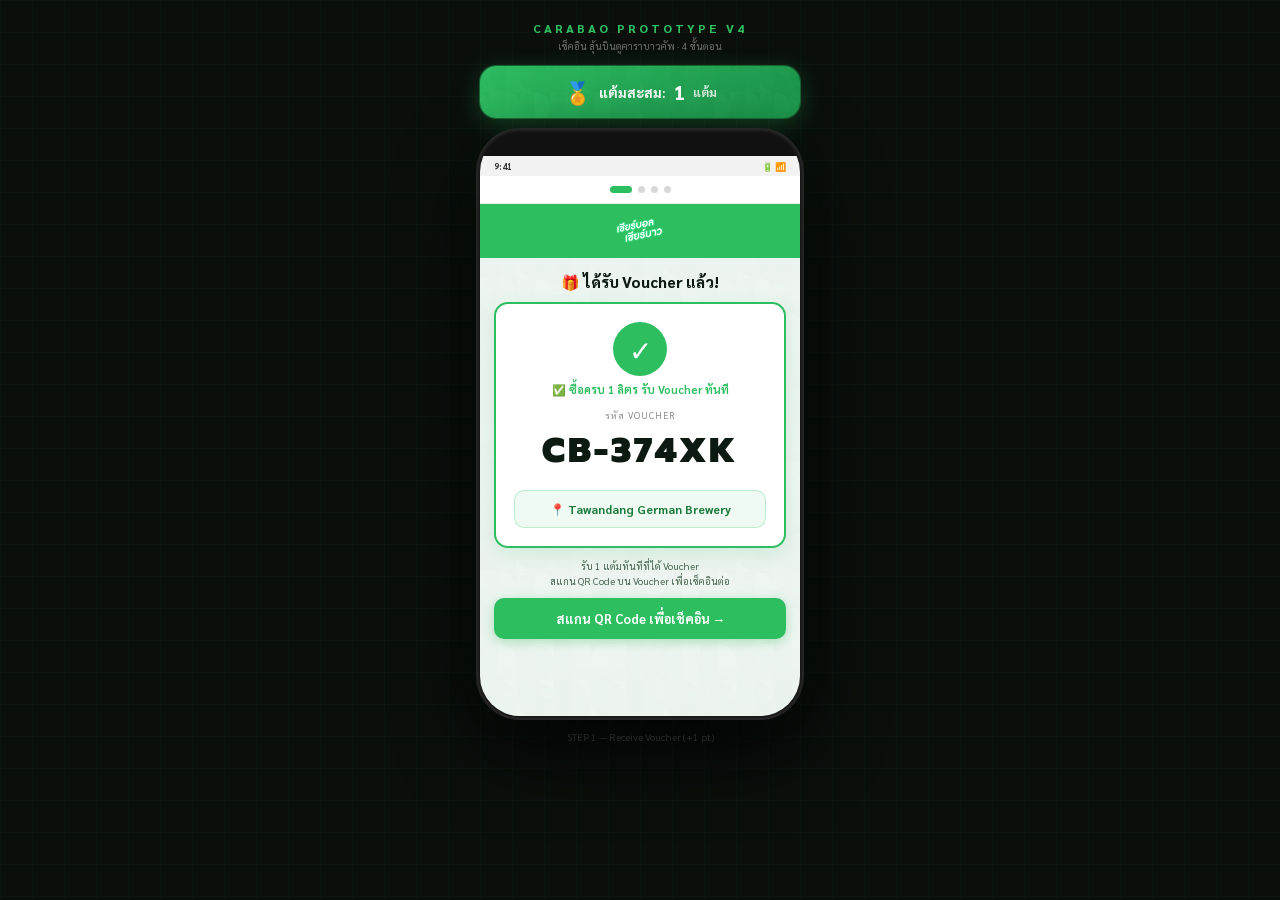
<file: carabao-prototype-v4.html>
<!DOCTYPE html>
<html lang="th">
<head>
<meta charset="UTF-8">
<meta name="viewport" content="width=device-width, initial-scale=1.0, maximum-scale=1.0">
<title>Carabao Prototype V4 — เช็คอิน ลุ้นบินดูคาราบาวคัพ</title>
<style>
@import url('https://fonts.googleapis.com/css2?family=Sarabun:wght@300;400;700;900&family=Prompt:wght@400;500;700;900&display=swap');

:root {
  --green: #2dbe60;
  --green-dark: #1a9448;
  --gold: #f5c842;
  --g-blue: #4285f4;
  --g-red: #ea4335;
  --g-green: #34a853;
  --g-yellow: #fbbc05;
  --font: 'Sarabun', 'Prompt', sans-serif;
}
*, *::before, *::after { box-sizing: border-box; margin: 0; padding: 0; }
body {
  font-family: var(--font);
  background: #0a0f0c;
  min-height: 100vh;
  display: flex; flex-direction: column; align-items: center;
  padding: 20px 0 60px;
  background-image:
    linear-gradient(rgba(45,190,96,0.03) 1px, transparent 1px),
    linear-gradient(90deg, rgba(45,190,96,0.03) 1px, transparent 1px);
  background-size: 32px 32px;
}
.proto-header { text-align: center; margin-bottom: 14px; padding: 0 16px; }
.proto-title { font-size: 12px; font-weight: 900; color: var(--green); letter-spacing: 3px; text-transform: uppercase; margin-bottom: 3px; }
.proto-sub   { font-size: 10px; color: rgba(255,255,255,0.4); }

/* ── PERSISTENT POINTS HEADER (above frame) ── */
.points-header {
  width: 320px;
  background: linear-gradient(135deg, var(--green), var(--green-dark));
  border-radius: 16px;
  padding: 12px 18px;
  margin-bottom: 14px;
  display: flex;
  align-items: center;
  justify-content: center;
  gap: 8px;
  box-shadow: 0 6px 24px rgba(45,190,96,0.3), 0 0 0 1px rgba(45,190,96,0.4);
  position: relative;
  overflow: hidden;
}
.points-header::before {
  content: '';
  position: absolute; inset: 0;
  background: url('pattern.png') center/180px;
  opacity: 0.08;
}
.ph-medal { font-size: 22px; position: relative; }
.ph-text  { font-size: 14px; font-weight: 700; color: white; position: relative; }
.ph-num   { font-size: 20px; font-weight: 900; color: white; position: relative; transition: transform 0.2s; }
.ph-num.pop { transform: scale(1.4); }
.ph-unit  { font-size: 12px; font-weight: 700; color: rgba(255,255,255,0.85); position: relative; }

/* ── PHONE ── */
.phone {
  width: 320px; background: #111; border-radius: 40px;
  box-shadow: 0 0 0 2px #1a1a1a, 0 0 0 4px #252525, 0 32px 80px rgba(0,0,0,0.9), 0 0 40px rgba(45,190,96,0.06);
  overflow: hidden; position: relative; flex-shrink: 0;
}
.phone-notch { width: 90px; height: 24px; background: #111; border-radius: 0 0 18px 18px; margin: 0 auto; position: relative; z-index: 10; }
.status-bar { height: 20px; display: flex; align-items: center; justify-content: space-between; padding: 0 14px; font-size: 9px; font-weight: 700; background: #f2f2f2; color: #333; }
.status-bar.dark { background: #000; color: #fff; }

/* ── STEP DOTS ── */
.step-dots { display: flex; align-items: center; justify-content: center; gap: 6px; padding: 10px 0; background: #fff; border-bottom: 1px solid #eee; }
.step-dots.on-dark { background: #000; border-bottom: none; }
.sd { width: 7px; height: 7px; border-radius: 50%; background: #d8d8d8; transition: all 0.3s; }
.sd.active { background: var(--green); width: 22px; border-radius: 4px; }
.sd.done { background: var(--green); }

/* ── SCREENS ── */
.screen { display: none; flex-direction: column; min-height: 560px; position: relative; }
.screen.active { display: flex; }

/* ── WEBVIEW (white) ── */
.wv { background: #f7f9f7; flex: 1; display: flex; flex-direction: column; position: relative; overflow: hidden; }
.wv-pattern { position: absolute; inset: 0; background-image: url('pattern.png'); background-size: 220px; opacity: 0.05; pointer-events: none; z-index: 0; }
.wv-logo-bar { background: var(--green); padding: 9px 14px; display: flex; align-items: center; justify-content: center; flex-shrink: 0; position: relative; z-index: 1; }
.wv-logo { height: 36px; mix-blend-mode: screen; object-fit: contain; }
.wv-body { position: relative; z-index: 1; flex: 1; display: flex; flex-direction: column; padding: 14px; gap: 10px; overflow-y: auto; }
.wv-title { font-size: 15px; font-weight: 900; color: #0c1a11; text-align: center; }
.wv-sub   { font-size: 10px; color: #4a6650; text-align: center; line-height: 1.5; }
.wv-btn { background: var(--green); color: white; border: none; border-radius: 10px; padding: 12px 14px; font-size: 13px; font-weight: 700; font-family: var(--font); width: 100%; cursor: pointer; box-shadow: 0 3px 12px rgba(45,190,96,0.35); display: flex; align-items: center; justify-content: center; gap: 6px; }
.wv-btn:active { opacity: 0.8; }
.wv-btn.sec { background: #f0f0f0; color: #333; box-shadow: none; border: 1px solid #ddd; }

/* ── STEP 1: iOS CAMERA ── */
.cam-screen { background: #000; flex: 1; display: flex; flex-direction: column; position: relative; }
.cam-topbar { display: flex; align-items: center; justify-content: space-between; padding: 14px 18px; z-index: 3; }
.cam-x { color: white; font-size: 24px; font-weight: 300; cursor: pointer; line-height: 1; }
.cam-flash { color: var(--g-yellow); font-size: 18px; }
.cam-mode  { color: var(--g-yellow); font-size: 11px; font-weight: 700; letter-spacing: 1px; }
.cam-viewfinder {
  flex: 1; position: relative; display: flex; align-items: center; justify-content: center;
  background:
    radial-gradient(circle at 50% 42%, #2a2a2a 0%, #111 70%, #000 100%);
  overflow: hidden;
}
.qr-frame {
  width: 180px; height: 180px; position: relative;
  display: flex; align-items: center; justify-content: center;
}
.qr-corner { position: absolute; width: 34px; height: 34px; border-color: white; border-style: solid; border-width: 0; }
.qr-tl { top: 0; left: 0; border-top-width: 3px; border-left-width: 3px; border-top-left-radius: 8px; }
.qr-tr { top: 0; right: 0; border-top-width: 3px; border-right-width: 3px; border-top-right-radius: 8px; }
.qr-bl { bottom: 0; left: 0; border-bottom-width: 3px; border-left-width: 3px; border-bottom-left-radius: 8px; }
.qr-br { bottom: 0; right: 0; border-bottom-width: 3px; border-right-width: 3px; border-bottom-right-radius: 8px; }
.qr-mock {
  width: 110px; height: 110px; border-radius: 6px;
  background:
    repeating-conic-gradient(#fff 0% 25%, #111 0% 50%) 0 0 / 22px 22px,
    #fff;
  opacity: 0.92;
  position: relative;
}
.qr-mock::after {
  content: 'CB'; position: absolute; inset: 0; margin: auto;
  width: 30px; height: 30px; background: #fff;
  display: flex; align-items: center; justify-content: center;
  font-size: 11px; font-weight: 900; color: var(--green);
  border-radius: 4px;
}
.qr-scanline {
  position: absolute; left: 8px; right: 8px; height: 2px;
  background: linear-gradient(90deg, transparent, var(--green), transparent);
  box-shadow: 0 0 8px var(--green);
  animation: qrScan 2.2s ease-in-out infinite; top: 8px;
}
@keyframes qrScan { 0%,100% { top: 8px; } 50% { top: 168px; } }
.cam-overlay-text {
  position: absolute; bottom: 24px; left: 20px; right: 20px;
  text-align: center; color: white; font-size: 12px; font-weight: 700;
  line-height: 1.5; text-shadow: 0 1px 4px rgba(0,0,0,0.8);
}
.cam-controls {
  display: flex; align-items: center; justify-content: space-around;
  padding: 18px 30px 26px; background: #000; z-index: 3;
}
.cam-ctrl-icon { font-size: 22px; color: white; cursor: pointer; opacity: 0.85; }
.cam-shutter {
  width: 62px; height: 62px; border-radius: 50%;
  background: white; border: 4px solid #000;
  box-shadow: 0 0 0 3px white; cursor: pointer;
  transition: transform 0.1s;
}
.cam-shutter:active { transform: scale(0.92); }

/* ── STEP 2: VOUCHER AUTO-POPULATE ── */
.voucher-card {
  background: white; border-radius: 14px; border: 2px solid var(--green);
  padding: 18px; text-align: center;
  box-shadow: 0 6px 20px rgba(45,190,96,0.15);
  position: relative; overflow: hidden;
}
.voucher-detected { font-size: 11px; color: var(--green); font-weight: 700; display: flex; align-items: center; justify-content: center; gap: 5px; }
.voucher-code-label { font-size: 9px; color: #888; margin-top: 12px; text-transform: uppercase; letter-spacing: 1px; }
.voucher-code {
  font-size: 34px; font-weight: 900; color: #0c1a11;
  letter-spacing: 3px; margin: 4px 0 2px;
  font-family: 'Prompt', monospace;
}
.voucher-venue {
  background: rgba(45,190,96,0.08); border: 1px solid rgba(45,190,96,0.25);
  border-radius: 10px; padding: 10px; margin-top: 14px;
  font-size: 12px; font-weight: 700; color: #1a7a3a;
}
.voucher-check-anim {
  width: 54px; height: 54px; border-radius: 50%;
  background: var(--green); color: white;
  display: flex; align-items: center; justify-content: center;
  font-size: 28px; margin: 0 auto 6px;
  animation: checkPop 0.5s ease-out;
}
@keyframes checkPop { 0% { transform: scale(0); } 60% { transform: scale(1.2); } 100% { transform: scale(1); } }

/* ── STEP 3: REGISTRATION ── */
.section-label { font-size: 11px; font-weight: 900; color: var(--green); text-align: center; }
.consent-row { display: flex; align-items: flex-start; gap: 6px; font-size: 9px; color: #555; line-height: 1.5; }
.consent-box { width: 14px; height: 14px; border: 1.5px solid var(--green); border-radius: 3px; background: rgba(45,190,96,0.15); flex-shrink: 0; margin-top: 1px; display: flex; align-items: center; justify-content: center; font-size: 9px; color: var(--green); }
.form-group { display: flex; flex-direction: column; gap: 3px; }
.form-label { font-size: 9px; font-weight: 700; color: #555; }
.form-input { background: white; border: 1.5px solid #e0e8e4; border-radius: 8px; padding: 8px 10px; font-size: 10px; color: #333; font-family: var(--font); }
.form-select { background: white; border: 1.5px solid #e0e8e4; border-radius: 8px; padding: 7px 10px; font-size: 10px; color: #333; font-family: var(--font); width: 100%; appearance: none; -webkit-appearance: none; background-image: url("data:image/svg+xml,%3Csvg xmlns='http://www.w3.org/2000/svg' width='10' height='6'%3E%3Cpath d='M0 0l5 6 5-6z' fill='%23999'/%3E%3C/svg%3E"); background-repeat: no-repeat; background-position: right 10px center; }
.form-row { display: grid; grid-template-columns: 1fr 1fr; gap: 8px; }

/* ── STEP 4: GOOGLE REVIEW ── */
.greview { background: #fff; flex: 1; display: flex; flex-direction: column; overflow-y: auto; }
.greview-bar { display: flex; align-items: center; gap: 10px; padding: 12px 14px; border-bottom: 1px solid #eee; flex-shrink: 0; }
.g-logo { font-size: 17px; font-weight: 700; letter-spacing: -1px; }
.g-b { color: var(--g-blue); } .g-r { color: var(--g-red); } .g-y { color: var(--g-yellow); } .g-g { color: var(--g-green); }
.greview-bar-title { font-size: 13px; font-weight: 700; color: #202124; }
.greview-body { padding: 14px; display: flex; flex-direction: column; gap: 12px; }
.gr-venue-row { display: flex; align-items: center; gap: 10px; }
.gr-venue-icon { width: 42px; height: 42px; border-radius: 50%; background: linear-gradient(135deg,#c8e6c9,#a5d6a7); display: flex; align-items: center; justify-content: center; font-size: 20px; flex-shrink: 0; }
.gr-venue-name { font-size: 13px; font-weight: 700; color: #202124; }
.gr-venue-sub { font-size: 10px; color: #5f6368; }
.gr-prompt { font-size: 12px; color: #202124; font-weight: 500; }
.gr-stars { display: flex; gap: 6px; }
.gr-star { font-size: 32px; cursor: pointer; color: #dadce0; transition: transform 0.1s; }
.gr-star.lit { color: var(--g-yellow); }
.gr-star:active { transform: scale(1.2); }
.gr-textbox { border: 1px solid #dadce0; border-radius: 8px; padding: 10px; font-size: 11px; color: #202124; font-family: var(--font); min-height: 64px; line-height: 1.5; }
.gr-textbox.placeholder { color: #9aa0a6; }
.gr-cam-btn { display: flex; align-items: center; justify-content: center; gap: 8px; border: 1px solid var(--g-blue); border-radius: 8px; padding: 11px; font-size: 12px; font-weight: 700; color: var(--g-blue); background: white; cursor: pointer; font-family: var(--font); }
.gr-cam-btn:active { background: #f0f6ff; }
.gr-photo-preview { background: #000; border-radius: 10px; height: 96px; display: flex; align-items: center; justify-content: center; position: relative; overflow: hidden; }
.gr-photo-inner { display: flex; flex-direction: column; align-items: center; gap: 3px; color: white; }
.gr-photo-badge { position: absolute; top: 7px; right: 7px; background: var(--g-green); color: white; font-size: 8px; font-weight: 700; padding: 2px 6px; border-radius: 4px; }
.gr-post-btn { background: var(--g-blue); color: white; border: none; border-radius: 24px; padding: 12px; font-size: 13px; font-weight: 700; font-family: var(--font); cursor: pointer; width: 100%; }
.gr-post-btn:active { opacity: 0.85; }
.gr-post-btn:disabled { opacity: 0.4; cursor: default; }

/* google overlay (loading/success) */
.g-overlay { position: absolute; inset: 0; background: rgba(255,255,255,0.97); display: none; flex-direction: column; align-items: center; justify-content: center; gap: 14px; padding: 30px; text-align: center; z-index: 20; }
.g-overlay.active { display: flex; }
.g-spinner { width: 46px; height: 46px; border: 4px solid #e0e0e0; border-top-color: var(--g-blue); border-radius: 50%; animation: gspin 0.9s linear infinite; }
@keyframes gspin { to { transform: rotate(360deg); } }
.g-ov-title { font-size: 14px; font-weight: 700; color: #202124; line-height: 1.5; }
.g-ov-sub { font-size: 11px; color: #5f6368; line-height: 1.5; }
.g-success-icon { width: 56px; height: 56px; border-radius: 50%; background: var(--g-green); color: white; display: flex; align-items: center; justify-content: center; font-size: 30px; animation: checkPop 0.5s ease-out; }
.g-link { color: var(--g-blue); font-size: 12px; font-weight: 700; text-decoration: none; }

/* step guide */
.guide-panel { background: rgba(45,190,96,0.06); border: 1px solid rgba(45,190,96,0.2); border-radius: 10px; padding: 10px 12px; }
.guide-title { font-size: 10px; font-weight: 900; color: var(--green); margin-bottom: 6px; }
.guide-step { font-size: 10px; color: #444; padding: 2px 0; display: flex; gap: 6px; line-height: 1.5; }
.clarity-rules { display: flex; flex-direction: column; gap: 2px; margin-top: 8px; padding-top: 8px; border-top: 1px dashed rgba(45,190,96,0.25); }
.clarity-rule { font-size: 8.5px; display: flex; gap: 5px; line-height: 1.4; }
.clarity-rule.ok { color: #1a7a3a; }
.clarity-rule.no { color: #c0392b; }

/* ── STEP 5: SPIN WHEEL ── */
.spin-screen { background: linear-gradient(180deg,#0c1a11 0%,#060d0a 100%); flex: 1; display: flex; flex-direction: column; align-items: center; padding: 14px; gap: 12px; position: relative; overflow: hidden; }
.confetti-svg { position: absolute; top: 0; left: 0; right: 0; height: 160px; pointer-events: none; z-index: 1; }
.spin-heading { font-size: 14px; font-weight: 900; color: var(--gold); text-align: center; text-shadow: 0 0 12px rgba(245,200,66,0.4); position: relative; z-index: 2; }
.spin-subheading { font-size: 10px; color: rgba(255,255,255,0.6); text-align: center; }
.wheel-wrap { position: relative; width: 210px; height: 210px; display: flex; align-items: center; justify-content: center; flex-shrink: 0; }
.wheel-pointer { position: absolute; top: -8px; left: 50%; transform: translateX(-50%); width: 0; height: 0; border-left: 12px solid transparent; border-right: 12px solid transparent; border-top: 22px solid white; filter: drop-shadow(0 2px 4px rgba(0,0,0,0.6)); z-index: 10; }
#spin-wheel {
  width: 200px; height: 200px; border-radius: 50%;
  background: conic-gradient(
    var(--green) 0deg 120deg,
    var(--green-dark) 120deg 240deg,
    var(--gold) 240deg 360deg
  );
  border: 5px solid white;
  box-shadow: 0 0 0 4px rgba(255,255,255,0.1), 0 6px 28px rgba(0,0,0,0.5);
  transform-origin: center; will-change: transform;
  position: relative;
}
.wheel-label { position: absolute; font-size: 15px; font-weight: 900; color: white; text-shadow: 0 1px 3px rgba(0,0,0,0.4); }
.wheel-center { position: absolute; width: 40px; height: 40px; background: white; border-radius: 50%; display: flex; align-items: center; justify-content: center; box-shadow: 0 2px 8px rgba(0,0,0,0.4); z-index: 5; font-size: 16px; }
#spin-btn { background: linear-gradient(135deg,var(--gold),#e0a800); color: #111; border: none; border-radius: 14px; padding: 14px; font-size: 15px; font-weight: 900; font-family: var(--font); cursor: pointer; box-shadow: 0 4px 20px rgba(245,200,66,0.5); width: 100%; transition: opacity 0.2s, transform 0.1s; position: relative; z-index: 2; }
#spin-btn:active { transform: scale(0.97); }
#spin-btn:disabled { opacity: 0.5; cursor: default; }
.spin-result-card { display: none; flex-direction: column; align-items: center; gap: 6px; background: rgba(255,255,255,0.07); border: 1.5px solid rgba(245,200,66,0.3); border-radius: 14px; padding: 14px; width: 100%; text-align: center; position: relative; z-index: 2; }
.src-icon { font-size: 32px; }
.src-title { font-size: 16px; font-weight: 900; color: var(--gold); }
.src-sub { font-size: 10px; color: rgba(255,255,255,0.7); line-height: 1.5; }
.src-pts { font-size: 26px; font-weight: 900; color: var(--green); }

.spin-bottom-btns { display: none; flex-direction: column; gap: 7px; width: 100%; position: relative; z-index: 2; }
.line-share-btn { background: #06C755; color: white; border: none; border-radius: 10px; padding: 12px; font-size: 13px; font-weight: 700; font-family: var(--font); cursor: pointer; display: flex; align-items: center; justify-content: center; gap: 8px; }
.line-share-btn:active { opacity: 0.85; }
.fb-share-btn { background: #1877F2; color: white; border: none; border-radius: 10px; padding: 12px; font-size: 13px; font-weight: 700; font-family: var(--font); cursor: pointer; display: flex; align-items: center; justify-content: center; gap: 8px; }
.fb-share-btn:active { opacity: 0.85; }
.home-btn { background: rgba(255,255,255,0.1); color: rgba(255,255,255,0.85); border: 1px solid rgba(255,255,255,0.2); border-radius: 10px; padding: 11px; font-size: 12px; font-weight: 700; font-family: var(--font); cursor: pointer; }

/* ── LINE SHARE OVERLAYS ── */
.line-overlay { position: absolute; inset: 0; background: white; display: none; flex-direction: column; z-index: 50; }
.line-overlay.active { display: flex; }
.lsh-status { background: #06C755; padding: 6px 14px; display: flex; justify-content: space-between; font-size: 10px; color: white; font-weight: 700; }
.lsh-topbar { background: #06C755; padding: 10px 14px; color: white; font-size: 14px; font-weight: 700; display: flex; align-items: center; gap: 10px; }
.lsh-topbar span.close { cursor: pointer; font-size: 18px; }
.lsh-body { flex: 1; padding: 12px; display: flex; flex-direction: column; gap: 8px; overflow-y: auto; }
.lsh-hint { font-size: 10px; color: #888; }
.lsh-friend { display: flex; align-items: center; gap: 10px; padding: 9px; border-radius: 8px; cursor: pointer; }
.lsh-friend:active { background: #f5f5f5; }
.lsh-avatar { width: 38px; height: 38px; border-radius: 50%; display: flex; align-items: center; justify-content: center; font-size: 17px; flex-shrink: 0; }
.lsh-name { flex: 1; font-size: 13px; font-weight: 700; color: #111; }
.lsh-check { width: 22px; height: 22px; border-radius: 50%; border: 2px solid #ddd; display: flex; align-items: center; justify-content: center; font-size: 11px; }
.lsh-check.sel { background: #06C755; border-color: #06C755; color: white; }
.lsh-send-btn { background: #06C755; color: white; border: none; border-radius: 10px; padding: 13px; font-size: 14px; font-weight: 700; font-family: var(--font); cursor: pointer; margin: 12px; }
.lsh-chat { flex: 1; padding: 12px; display: flex; flex-direction: column; gap: 8px; background: #ECE5DD; overflow-y: auto; }
.lsh-chat-date { text-align: center; font-size: 9px; color: #888; }
.lsh-bubble-row { display: flex; gap: 6px; align-items: flex-start; }
.lsh-bav { width: 28px; height: 28px; border-radius: 50%; background: #2dbe60; color: white; display: flex; align-items: center; justify-content: center; font-size: 9px; font-weight: 700; flex-shrink: 0; }
.lsh-rich-card { background: linear-gradient(135deg,#1a5c2e,#0c3d1e); border-radius: 12px; padding: 12px; font-size: 9px; color: white; line-height: 1.6; max-width: 210px; }
.lsh-rich-card strong { color: #f5c842; font-size: 10px; }
.lsh-rich-card a { color: #6dff9e; }
.lsh-rich-card-btn { background: #2dbe60; color: white; border: none; border-radius: 8px; padding: 8px 12px; font-size: 10px; font-weight: 700; font-family: var(--font); width: 100%; cursor: pointer; margin-top: 8px; }

/* ── FACEBOOK SHARE SHEET ── */
.fb-sheet-overlay { position: absolute; inset: 0; background: rgba(0,0,0,0.5); display: none; align-items: flex-end; z-index: 40; }
.fb-sheet-overlay.active { display: flex; }
.fb-sheet { background: white; border-radius: 16px 16px 0 0; width: 100%; padding: 16px; display: flex; flex-direction: column; gap: 12px; animation: sheetUp 0.3s ease-out; }
@keyframes sheetUp { from { transform: translateY(100%); } to { transform: translateY(0); } }
.fb-sheet-header { display: flex; align-items: center; gap: 10px; border-bottom: 1px solid #eee; padding-bottom: 10px; }
.fb-sheet-logo { width: 34px; height: 34px; border-radius: 50%; background: #1877F2; color: white; display: flex; align-items: center; justify-content: center; font-size: 18px; font-weight: 900; flex-shrink: 0; }
.fb-sheet-title { font-size: 13px; font-weight: 700; color: #111; }
.fb-sheet-sub { font-size: 9px; color: #888; }
.fb-user-row { display: flex; align-items: center; gap: 8px; }
.fb-user-av { width: 36px; height: 36px; border-radius: 50%; background: #1877F2; color: white; display: flex; align-items: center; justify-content: center; font-size: 14px; font-weight: 700; flex-shrink: 0; }
.fb-user-nm { font-size: 12px; font-weight: 700; color: #111; }
.fb-privacy { font-size: 8px; color: #888; }
.fb-caption-box { font-size: 11px; color: #1c1e21; line-height: 1.6; }
.fb-caption-box .ht { color: #1877F2; font-weight: 700; }
.fb-photo-prev { background: #000; border-radius: 8px; height: 90px; display: flex; align-items: center; justify-content: center; position: relative; overflow: hidden; }
.fb-photo-badge { position: absolute; top: 6px; right: 6px; background: var(--green); color: white; font-size: 8px; font-weight: 700; padding: 2px 6px; border-radius: 4px; }
.fb-sheet-btns { display: flex; gap: 8px; }
.fb-cancel { flex: 1; padding: 11px; border-radius: 8px; border: 1px solid #ddd; background: white; font-size: 12px; font-weight: 700; font-family: var(--font); color: #666; cursor: pointer; }
.fb-confirm { flex: 2; padding: 11px; border-radius: 8px; border: none; background: #1877F2; font-size: 12px; font-weight: 700; font-family: var(--font); color: white; cursor: pointer; }

/* toast */
.toast { position: fixed; left: 50%; bottom: 40px; transform: translateX(-50%) translateY(20px); background: #1a1a1a; color: white; padding: 12px 22px; border-radius: 999px; font-size: 13px; font-weight: 700; box-shadow: 0 8px 30px rgba(0,0,0,0.4); opacity: 0; transition: opacity 0.3s, transform 0.3s; z-index: 100; pointer-events: none; }
.toast.show { opacity: 1; transform: translateX(-50%) translateY(0); }

.screen-label { margin-top: 14px; font-size: 10px; color: rgba(255,255,255,0.3); text-align: center; max-width: 320px; padding: 0 16px; }
</style>
</head>
<body>

<div class="proto-header">
  <div class="proto-title">Carabao Prototype V4</div>
  <div class="proto-sub">เช็คอิน ลุ้นบินดูคาราบาวคัพ · 4 ขั้นตอน</div>
</div>

<!-- ── PERSISTENT POINTS HEADER ── -->
<div class="points-header">
  <span class="ph-medal">🏅</span>
  <span class="ph-text">แต้มสะสม:</span>
  <span class="ph-num" id="ph-num">0</span>
  <span class="ph-unit">แต้ม</span>
</div>

<div class="phone">
  <div class="phone-notch"></div>

  <!-- ══ STEP 1 — RECEIVE VOUCHER (ซื้อครบ 1 ลิตร) ══ -->
  <div id="step1" class="screen active">
    <div class="status-bar"><span>9:41</span><span>🔋 📶</span></div>
    <div class="step-dots">
      <div class="sd active"></div><div class="sd"></div><div class="sd"></div><div class="sd"></div>
    </div>
    <div class="wv">
      <div class="wv-pattern"></div>
      <div class="wv-logo-bar"><img class="wv-logo" src="CBCB%20Logo.png" alt="CBCB"></div>
      <div class="wv-body">
        <div class="wv-title">🎁 ได้รับ Voucher แล้ว!</div>
        <div class="voucher-card">
          <div class="voucher-check-anim">✓</div>
          <div class="voucher-detected">✅ ซื้อครบ 1 ลิตร รับ Voucher ทันที</div>
          <div class="voucher-code-label">รหัส Voucher</div>
          <div class="voucher-code">CB-374XK</div>
          <div class="voucher-venue">📍 Tawandang German Brewery</div>
        </div>
        <div class="wv-sub">รับ 1 แต้มทันทีที่ได้ Voucher<br>สแกน QR Code บน Voucher เพื่อเช็คอินต่อ</div>
        <button class="wv-btn" onclick="goStep(2)">สแกน QR Code เพื่อเช็คอิน →</button>
      </div>
    </div>
  </div>

  <!-- ══ STEP 2 — iOS CAMERA / QR SCAN ══ -->
  <div id="step2" class="screen">
    <div class="status-bar dark"><span>9:41</span><span>🔋 📶</span></div>
    <div class="step-dots on-dark">
      <div class="sd done"></div><div class="sd active"></div><div class="sd"></div><div class="sd"></div>
    </div>
    <div class="cam-screen">
      <div class="cam-topbar">
        <span class="cam-x" onclick="goStep(1)">✕</span>
        <span class="cam-flash">⚡</span>
        <span class="cam-mode">QR CODE</span>
      </div>
      <div class="cam-viewfinder">
        <div class="qr-frame">
          <div class="qr-corner qr-tl"></div><div class="qr-corner qr-tr"></div>
          <div class="qr-corner qr-bl"></div><div class="qr-corner qr-br"></div>
          <div class="qr-mock"></div>
          <div class="qr-scanline"></div>
        </div>
        <div class="cam-overlay-text">ส่องกล้องไปที่ QR Code<br>บน Voucher ของคุณ</div>
      </div>
      <div class="cam-controls">
        <span class="cam-ctrl-icon">⚡</span>
        <div class="cam-shutter" onclick="goStep(3)"></div>
        <span class="cam-ctrl-icon">🔄</span>
      </div>
    </div>
  </div>

  <!-- ══ STEP 3 — CONSENT + REGISTRATION ══ -->
  <div id="step3" class="screen">
    <div class="status-bar"><span>9:41</span><span>🔋 📶</span></div>
    <div class="step-dots">
      <div class="sd done"></div><div class="sd done"></div><div class="sd active"></div><div class="sd"></div>
    </div>
    <div class="wv">
      <div class="wv-pattern"></div>
      <div class="wv-logo-bar"><img class="wv-logo" src="CBCB%20Logo.png" alt="CBCB"></div>
      <div class="wv-body" style="gap:8px">
        <div class="section-label">📝 ลงทะเบียน</div>
        <div class="consent-row">
          <div class="consent-box">✓</div>
          <div>ฉันยอมรับ <span style="color:var(--green);font-weight:700">เงื่อนไขการร่วมกิจกรรม</span> และ <span style="color:var(--green);font-weight:700">นโยบายความเป็นส่วนตัว</span> และยืนยันว่ามีอายุ 20 ปีขึ้นไป</div>
        </div>
        <div class="form-group"><div class="form-label">ชื่อ-นามสกุล *</div><div class="form-input">คุมาริ สุขดี</div></div>
        <div class="form-group"><div class="form-label">เลขบัตรประชาชน *</div><div class="form-input" style="letter-spacing:1.5px">3-1005-12345-67-8</div></div>
        <div class="form-row">
          <div class="form-group"><div class="form-label">อายุ *</div><div class="form-input">28</div></div>
          <div class="form-group"><div class="form-label">เพศ *</div><div class="form-input">หญิง ▾</div></div>
        </div>
        <div class="form-group"><div class="form-label">จังหวัด *</div><div class="form-input">กรุงเทพมหานคร ▾</div></div>
        <div class="form-group"><div class="form-label">เบอร์โทรศัพท์ *</div><input class="form-input" id="reg-phone" value="081-234-5678" inputmode="tel"></div>
        <div class="form-group">
          <div class="form-label">ทีมพรีเมียร์ลีกที่ชื่นชอบ *</div>
          <select class="form-select">
            <option selected>Manchester United</option>
            <option>Liverpool</option><option>Arsenal</option><option>Chelsea</option>
            <option>Manchester City</option><option>Tottenham Hotspur</option>
            <option>Newcastle United</option><option>Aston Villa</option>
            <option>West Ham United</option><option>Brighton &amp; Hove Albion</option>
            <option>Fulham</option><option>Brentford</option><option>Wolverhampton</option>
            <option>Crystal Palace</option><option>Everton</option><option>Nottingham Forest</option>
            <option>Bournemouth</option><option>ไม่มีทีมที่ชอบ</option>
          </select>
        </div>
        <button class="wv-btn" onclick="completeRegistration()" style="margin-top:4px">ถัดไป — สะสมคะแนน →</button>
      </div>
    </div>
  </div>

  <!-- ══ STEP 4 — สะสมคะแนน + SPIN WHEEL + SHARE ══ -->
  <div id="step4" class="screen">
    <div class="status-bar dark"><span>9:41</span><span>🔋 📶</span></div>
    <div class="step-dots on-dark">
      <div class="sd done"></div><div class="sd done"></div><div class="sd done"></div><div class="sd active"></div>
    </div>
    <div class="spin-screen">
      <svg class="confetti-svg" viewBox="0 0 320 160" xmlns="http://www.w3.org/2000/svg">
        <rect x="30" y="0" width="6" height="10" fill="#f5c842" rx="1"><animate attributeName="y" from="-10" to="160" dur="2s" repeatCount="indefinite"/><animate attributeName="opacity" from="1" to="0" dur="2s" repeatCount="indefinite"/></rect>
        <rect x="80" y="0" width="5" height="8" fill="#2dbe60" rx="1"><animate attributeName="y" from="-10" to="160" dur="2.3s" repeatCount="indefinite" begin="0.3s"/><animate attributeName="opacity" from="1" to="0" dur="2.3s" repeatCount="indefinite" begin="0.3s"/></rect>
        <rect x="140" y="0" width="7" height="6" fill="#fff" rx="1"><animate attributeName="y" from="-10" to="160" dur="1.8s" repeatCount="indefinite" begin="0.6s"/><animate attributeName="opacity" from="1" to="0" dur="1.8s" repeatCount="indefinite" begin="0.6s"/></rect>
        <rect x="210" y="0" width="5" height="9" fill="#f5c842" rx="1"><animate attributeName="y" from="-10" to="160" dur="2.1s" repeatCount="indefinite" begin="0.1s"/><animate attributeName="opacity" from="1" to="0" dur="2.1s" repeatCount="indefinite" begin="0.1s"/></rect>
        <rect x="270" y="0" width="6" height="7" fill="#2dbe60" rx="1"><animate attributeName="y" from="-10" to="160" dur="2.5s" repeatCount="indefinite" begin="0.8s"/><animate attributeName="opacity" from="1" to="0" dur="2.5s" repeatCount="indefinite" begin="0.8s"/></rect>
      </svg>

      <div class="spin-heading">🎡 หมุนวงล้อทวีคูณแต้ม!</div>
      <div class="spin-subheading">คุณได้ 10 แต้มฐานจากการลงทะเบียน<br>หมุนวงล้อเพื่อรับแต้มเพิ่ม!</div>

      <div class="wheel-wrap">
        <div class="wheel-pointer"></div>
        <div id="spin-wheel">
          <div class="wheel-label" style="top:32px;left:50%;transform:translateX(-50%)">2x</div>
          <div class="wheel-label" style="bottom:46px;left:38px">3x</div>
          <div class="wheel-label" style="bottom:46px;right:38px">5x</div>
        </div>
        <div class="wheel-center">🍺</div>
      </div>

      <button id="spin-btn" onclick="doSpin()">🎡 หมุนเลย!</button>

      <div class="spin-result-card" id="spin-result">
        <div class="src-icon" id="src-icon">🎉</div>
        <div class="src-title" id="src-title"></div>
        <div class="src-pts" id="src-pts"></div>
        <div class="src-sub" id="src-sub"></div>
      </div>

      <div class="spin-bottom-btns" id="spin-bottom">
        <button class="line-share-btn" onclick="openLineShare()">💬 แชร์ LINE</button>
        <button class="fb-share-btn" onclick="openFbSheet()">👍 แชร์บน Facebook</button>
        <button class="home-btn" onclick="goStep(1)">🔄 เริ่มเช็คอินใหม่</button>
      </div>
    </div>

    <!-- FB SHARE SHEET -->
    <div class="fb-sheet-overlay" id="fb-sheet-overlay">
      <div class="fb-sheet">
        <div class="fb-sheet-header">
          <div class="fb-sheet-logo">f</div>
          <div><div class="fb-sheet-title">แชร์ไปยัง Facebook</div><div class="fb-sheet-sub">โพสต์ลงไทม์ไลน์ของคุณ</div></div>
        </div>
        <div class="fb-user-row">
          <div class="fb-user-av">K</div>
          <div><div class="fb-user-nm">คุมาริ สุขดี</div><div class="fb-privacy">🌐 สาธารณะ</div></div>
        </div>
        <div class="fb-caption-box">มาร่วมสนุกกันเลย! เชียร์บอล ชนบาว สนุกมากกก 🍻⚽ <span class="ht">#เชียร์บอลเชียร์บาว</span></div>
        <div class="fb-photo-prev">
          <div class="fb-photo-badge">รูปจากกิจกรรม</div>
          <span style="font-size:30px">🤳🍺</span>
        </div>
        <div class="fb-sheet-btns">
          <button class="fb-cancel" onclick="closeFbSheet()">ยกเลิก</button>
          <button class="fb-confirm" onclick="confirmFbShare()">แชร์เลย</button>
        </div>
      </div>
    </div>
  </div>

  <!-- LINE SHARE FRIEND PICKER -->
  <div class="line-overlay" id="line-share-picker">
    <div class="lsh-status"><span>9:41</span><span>LINE</span><span>📶</span></div>
    <div class="lsh-topbar">
      <span class="close" onclick="closeLineShare()">✕</span>
      <span>ส่งให้เพื่อน</span>
    </div>
    <div class="lsh-body">
      <div class="lsh-hint">เลือกเพื่อนที่ต้องการชวน</div>
      <div class="lsh-friend" onclick="toggleLshFriend(this)"><div class="lsh-avatar" style="background:#ff6b9d">🐱</div><div class="lsh-name">น้องมิ้ว</div><div class="lsh-check sel">✓</div></div>
      <div class="lsh-friend" onclick="toggleLshFriend(this)"><div class="lsh-avatar" style="background:#ffa94d">🦊</div><div class="lsh-name">พี่ใจ</div><div class="lsh-check">○</div></div>
      <div class="lsh-friend" onclick="toggleLshFriend(this)"><div class="lsh-avatar" style="background:#845ef7">🐻</div><div class="lsh-name">เพื่อนสนิท</div><div class="lsh-check sel">✓</div></div>
      <div class="lsh-friend" onclick="toggleLshFriend(this)"><div class="lsh-avatar" style="background:#339af0">🐬</div><div class="lsh-name">หมูกรอบ</div><div class="lsh-check">○</div></div>
    </div>
    <button class="lsh-send-btn" onclick="sendLineShare()">ส่ง →</button>
  </div>

  <!-- LINE SHARE SENT -->
  <div class="line-overlay" id="line-share-sent">
    <div class="lsh-status"><span>9:41</span><span>LINE</span><span>📶</span></div>
    <div class="lsh-topbar">
      <span class="close" onclick="closeLineShareSent()">‹</span>
      <div style="width:28px;height:28px;border-radius:50%;background:#059b48;display:flex;align-items:center;justify-content:center;font-size:14px">✅</div>
      <div><div style="font-size:13px;font-weight:700">ส่งสำเร็จ</div><div style="font-size:9px;opacity:0.85">ข้อความที่ส่งอัตโนมัติ</div></div>
    </div>
    <div class="lsh-chat">
      <div class="lsh-chat-date">วันนี้</div>
      <div class="lsh-bubble-row">
        <div class="lsh-bav">CB</div>
        <div>
          <div class="lsh-rich-card">
            <strong>🏆 มาร่วมสนุกกับ CBCB Campaign!</strong><br>
            เพิ่งสปินได้แต้มจากวงล้อ 🔥<br>
            ลุ้นบิน Carabao Cup Final ที่เวมบลีย์!<br>
            ✈️🏟️ ยิ่งดื่ม ยิ่งมีสิทธิ์!<br>
            <a href="#">🔗 line.me/ti/p/@carabaotawandangbeverage</a>
            <button class="lsh-rich-card-btn" onclick="closeLineShareSent()">เข้าร่วมกิจกรรม →</button>
          </div>
          <div style="font-size:9px;color:#888;margin-top:4px">📋 ส่งให้ 2 เพื่อนแล้ว</div>
        </div>
      </div>
    </div>
  </div>

</div><!-- /phone -->

<div class="screen-label" id="screen-label">STEP 1 — Receive Voucher (+1 pt)</div>

<!-- toast -->
<div class="toast" id="toast"></div>

<script>
/* ═══ POINTS (localStorage by phone) ═══ */
let userPhone = '081-234-5678';
function pointsKey() { return 'cbcb_points_' + userPhone.replace(/\D/g, ''); }
function getPoints() { return parseInt(localStorage.getItem(pointsKey()) || '0', 10); }
function setPoints(v) { localStorage.setItem(pointsKey(), String(v)); }
function renderPoints() { document.getElementById('ph-num').textContent = getPoints().toLocaleString(); }

function animatePoints(from, to) {
  const el = document.getElementById('ph-num');
  const dur = 900, start = performance.now();
  el.classList.add('pop');
  setTimeout(() => el.classList.remove('pop'), 250);
  function tick(now) {
    const t = Math.min((now - start) / dur, 1);
    const eased = 1 - Math.pow(1 - t, 3);
    el.textContent = Math.round(from + (to - from) * eased).toLocaleString();
    if (t < 1) requestAnimationFrame(tick);
    else el.textContent = to.toLocaleString();
  }
  requestAnimationFrame(tick);
}

/* ═══ NAV ═══ */
const stepLabels = {
  1: 'STEP 1 — Receive Voucher (+1 pt)',
  2: 'STEP 2 — iPhone Camera / สแกน QR',
  3: 'STEP 3 — Consent + Registration',
  4: 'STEP 4 — สะสมคะแนน + Spin Wheel + Share',
};
function goStep(n) {
  if (n === 1) resetFlow();
  document.querySelectorAll('.screen').forEach(s => s.classList.remove('active'));
  document.getElementById('step' + n).classList.add('active');
  document.getElementById('screen-label').textContent = stepLabels[n];
  window.scrollTo({ top: 0, behavior: 'smooth' });
  if (n === 1) awardVoucherPoint();
}

/* ═══ STEP 1 — receive voucher (+1 pt) ═══ */
let voucherAwarded = false;
function awardVoucherPoint() {
  if (voucherAwarded) return;
  const before = getPoints();
  setPoints(before + 1);
  animatePoints(before, before + 1);
  voucherAwarded = true;
}

/* ═══ STEP 3 → capture phone, award base points, go to spin ═══ */
let baseAwarded = false;
function completeRegistration() {
  const v = document.getElementById('reg-phone').value.trim();
  if (v) userPhone = v;
  renderPoints();
  if (!baseAwarded) {
    const before = getPoints();
    setPoints(before + 10);
    animatePoints(before, before + 10);
    baseAwarded = true;
  }
  goStep(4);
}

/* ═══ STEP 4 — Spin Wheel ═══ */
// 3 equal 120° segments. Centers: 2x=60°, 3x=180°, 5x=300°
// Hidden weights: 2x=60%, 3x=30%, 5x=10%
const spinSegments = [
  { mult: 2, add: 20, target: 60,  color: '#2dbe60', icon: '🟢', title: 'แต้ม 2 เท่า!' },
  { mult: 3, add: 30, target: 180, color: '#1a9448', icon: '💚', title: 'แต้ม 3 เท่า!' },
  { mult: 5, add: 50, target: 300, color: '#f5c842', icon: '⭐', title: 'แต้ม 5 เท่า! สุดยอด!' },
];
const spinWeights = [0.60, 0.30, 0.10];
let spinRotation = 0;
let isSpinning = false;

function pickWeighted() {
  const r = Math.random();
  let acc = 0;
  for (let i = 0; i < spinWeights.length; i++) {
    acc += spinWeights[i];
    if (r < acc) return i;
  }
  return spinWeights.length - 1;
}

function doSpin() {
  if (isSpinning) return;
  isSpinning = true;
  const btn = document.getElementById('spin-btn');
  btn.disabled = true;
  btn.textContent = '⏳ กำลังหมุน...';

  const idx = pickWeighted();
  const seg = spinSegments[idx];
  const currentAngle = spinRotation % 360;
  let delta = (360 - seg.target - currentAngle + 360) % 360;
  if (delta < 30) delta += 360;
  delta += 5 * 360;
  spinRotation += delta;

  const wheel = document.getElementById('spin-wheel');
  wheel.style.transition = 'transform 4s cubic-bezier(0.17, 0.67, 0.12, 0.99)';
  wheel.style.transform = `rotate(${spinRotation}deg)`;

  setTimeout(() => showSpinResult(seg), 4300);
}

function showSpinResult(seg) {
  const before = getPoints();
  const after = before + seg.add;
  setPoints(after);
  animatePoints(before, after);

  document.getElementById('src-icon').textContent = seg.icon;
  document.getElementById('src-title').textContent = seg.title;
  document.getElementById('src-pts').textContent = '+' + seg.add + ' แต้ม';
  document.getElementById('src-sub').textContent =
    `10 แต้มฐาน + ${seg.add} แต้มจากวงล้อ = รวมรอบนี้ ${10 + seg.add} แต้ม`;
  document.getElementById('spin-result').style.display = 'flex';
  document.getElementById('spin-bottom').style.display = 'flex';
}

/* ═══ LINE SHARE ═══ */
function openLineShare() { document.getElementById('line-share-picker').classList.add('active'); }
function closeLineShare() { document.getElementById('line-share-picker').classList.remove('active'); }
function closeLineShareSent() { document.getElementById('line-share-sent').classList.remove('active'); }
function toggleLshFriend(el) {
  const c = el.querySelector('.lsh-check');
  c.classList.toggle('sel');
  c.textContent = c.classList.contains('sel') ? '✓' : '○';
}
function sendLineShare() {
  closeLineShare();
  document.getElementById('line-share-sent').classList.add('active');
}

/* ═══ FACEBOOK SHARE ═══ */
function openFbSheet()  { document.getElementById('fb-sheet-overlay').classList.add('active'); }
function closeFbSheet() { document.getElementById('fb-sheet-overlay').classList.remove('active'); }
function confirmFbShare() {
  closeFbSheet();
  showToast('แชร์สำเร็จแล้ว! 🎉');
}

/* ═══ TOAST ═══ */
let toastTimer = null;
function showToast(msg) {
  const t = document.getElementById('toast');
  t.textContent = msg;
  t.classList.add('show');
  clearTimeout(toastTimer);
  toastTimer = setTimeout(() => t.classList.remove('show'), 2600);
}

/* ═══ RESET (re-checkin) ═══ */
function resetFlow() {
  // step 1
  voucherAwarded = false;
  // step 3
  baseAwarded = false;
  // step 4
  const wheel = document.getElementById('spin-wheel');
  wheel.style.transition = 'none';
  wheel.style.transform = 'rotate(0deg)';
  spinRotation = 0;
  isSpinning = false;
  const btn = document.getElementById('spin-btn');
  btn.disabled = false;
  btn.textContent = '🎡 หมุนเลย!';
  document.getElementById('spin-result').style.display = 'none';
  document.getElementById('spin-bottom').style.display = 'none';
  closeFbSheet();
  closeLineShare();
  closeLineShareSent();
}

/* init */
renderPoints();
awardVoucherPoint();
</script>
</body>
</html>
</file>
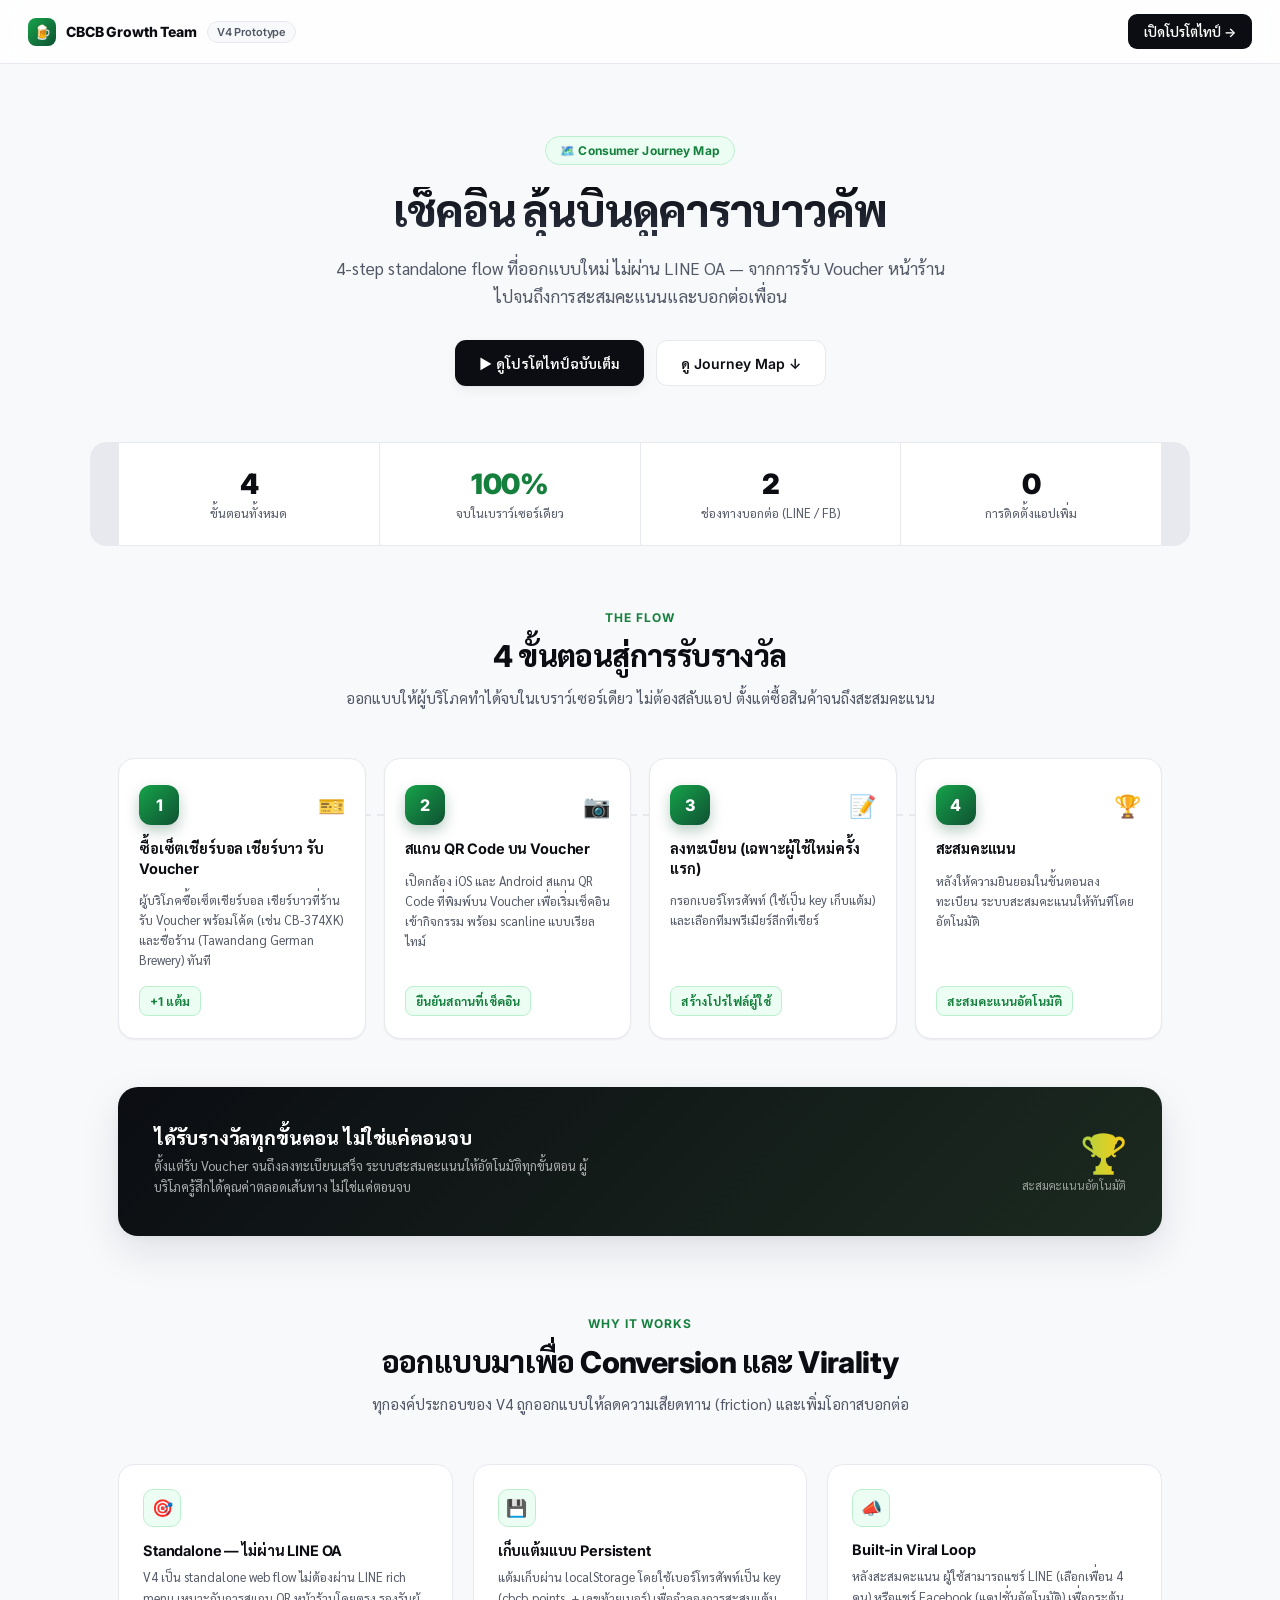
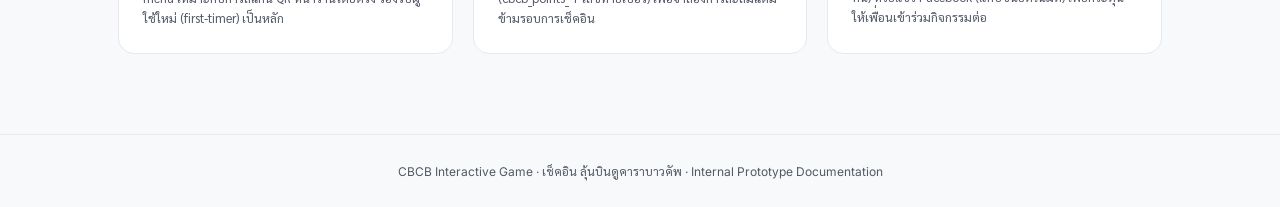
<file: journey-map-v4.html>
<!DOCTYPE html>
<html lang="th">
<head>
<meta charset="UTF-8">
<meta name="viewport" content="width=device-width, initial-scale=1.0">
<title>Consumer Journey Map — Carabao V4</title>
<style>
@import url('https://fonts.googleapis.com/css2?family=Inter:wght@400;500;600;700;800;900&display=swap');
@import url('https://fonts.googleapis.com/css2?family=Sarabun:wght@400;500;600;700&display=swap');

:root {
  --ink: #0b0d12;
  --ink-soft: #525866;
  --line: #e7e9ee;
  --surface: #ffffff;
  --canvas: #f8f9fb;
  --brand: #15803d;
  --brand-soft: #ecfdf3;
  --brand-line: #bbf0cf;
  --accent: #ca8a04;
  --shadow-sm: 0 1px 2px rgba(16,24,40,0.06);
  --shadow-md: 0 4px 12px rgba(16,24,40,0.06), 0 1px 2px rgba(16,24,40,0.04);
  --shadow-lg: 0 16px 40px rgba(16,24,40,0.10), 0 2px 8px rgba(16,24,40,0.04);
  --radius: 16px;
}

* { box-sizing: border-box; }
html { scroll-behavior: smooth; }
body {
  margin: 0;
  font-family: 'Inter', 'Sarabun', sans-serif;
  background: var(--canvas);
  color: var(--ink);
  -webkit-font-smoothing: antialiased;
}

/* ── Top nav bar ── */
.topbar {
  position: sticky; top: 0; z-index: 50;
  background: rgba(255,255,255,0.85); backdrop-filter: blur(10px);
  border-bottom: 1px solid var(--line);
  display: flex; align-items: center; justify-content: space-between;
  padding: 14px 28px;
}
.topbar-brand { display: flex; align-items: center; gap: 10px; font-weight: 800; font-size: 14px; letter-spacing: -0.01em; }
.topbar-logo {
  width: 28px; height: 28px; border-radius: 8px;
  background: linear-gradient(135deg, #16a34a, #0f5132);
  display: flex; align-items: center; justify-content: center;
  font-size: 14px; color: white; flex-shrink: 0;
}
.topbar-tag {
  font-size: 11px; font-weight: 600; color: var(--ink-soft);
  background: var(--canvas); border: 1px solid var(--line);
  padding: 3px 9px; border-radius: 999px;
}
.topbar-cta {
  font-size: 13px; font-weight: 600; color: white; text-decoration: none;
  background: var(--ink); padding: 9px 16px; border-radius: 9px;
  transition: transform 0.15s ease, box-shadow 0.15s ease;
}
.topbar-cta:hover { transform: translateY(-1px); box-shadow: var(--shadow-md); }

/* ── Hero ── */
.hero {
  max-width: 1100px; margin: 0 auto; padding: 72px 28px 56px;
  text-align: center; position: relative;
}
.hero-badge {
  display: inline-flex; align-items: center; gap: 6px;
  background: var(--brand-soft); border: 1px solid var(--brand-line);
  color: var(--brand); font-size: 12px; font-weight: 700;
  padding: 6px 14px; border-radius: 999px; margin-bottom: 22px;
  letter-spacing: 0.01em;
}
.hero h1 {
  font-size: 44px; font-weight: 900; letter-spacing: -0.025em;
  line-height: 1.12; margin: 0 0 18px;
  background: linear-gradient(180deg, #0b0d12 0%, #2b3140 100%);
  -webkit-background-clip: text; background-clip: text; color: transparent;
}
.hero p {
  font-size: 17px; color: var(--ink-soft); line-height: 1.65;
  max-width: 620px; margin: 0 auto 30px; font-family: 'Sarabun', sans-serif;
}
.hero-actions { display: flex; gap: 12px; justify-content: center; flex-wrap: wrap; }
.btn-primary {
  background: var(--ink); color: white; font-weight: 600; font-size: 14px;
  text-decoration: none; padding: 13px 24px; border-radius: 11px;
  box-shadow: var(--shadow-md); transition: transform 0.15s ease, box-shadow 0.15s ease;
  display: inline-flex; align-items: center; gap: 8px;
}
.btn-primary:hover { transform: translateY(-2px); box-shadow: var(--shadow-lg); }
.btn-secondary {
  background: white; color: var(--ink); font-weight: 600; font-size: 14px;
  text-decoration: none; padding: 13px 24px; border-radius: 11px;
  border: 1px solid var(--line); transition: border-color 0.15s ease, transform 0.15s ease;
}
.btn-secondary:hover { border-color: #c8cdd6; transform: translateY(-2px); }

/* ── Stat strip ── */
.stats {
  max-width: 1100px; margin: 0 auto 64px; padding: 0 28px;
  display: grid; grid-template-columns: repeat(4, 1fr); gap: 1px;
  background: var(--line); border: 1px solid var(--line); border-radius: var(--radius);
  overflow: hidden;
}
@media (max-width: 760px) { .stats { grid-template-columns: repeat(2, 1fr); } }
.stat { background: white; padding: 24px 22px; text-align: center; }
.stat-num { font-size: 28px; font-weight: 900; letter-spacing: -0.02em; color: var(--ink); }
.stat-num.accent { color: var(--brand); }
.stat-lbl { font-size: 12.5px; color: var(--ink-soft); margin-top: 4px; font-family: 'Sarabun', sans-serif; }

/* ── Section heading ── */
.section { max-width: 1100px; margin: 0 auto; padding: 0 28px 80px; }
.section-head { text-align: center; max-width: 600px; margin: 0 auto 48px; }
.section-eyebrow {
  font-size: 12px; font-weight: 700; color: var(--brand); letter-spacing: 0.08em;
  text-transform: uppercase; margin-bottom: 10px;
}
.section-head h2 { font-size: 30px; font-weight: 800; letter-spacing: -0.02em; margin: 0 0 12px; }
.section-head p { font-size: 15px; color: var(--ink-soft); line-height: 1.6; margin: 0; font-family: 'Sarabun', sans-serif; }

/* ── Journey stepper ── */
.stepper { position: relative; }
.stepper-track {
  position: absolute; top: 56px; left: 6%; right: 6%; height: 2px;
  background: repeating-linear-gradient(90deg, var(--line) 0 8px, transparent 8px 14px);
  z-index: 0;
}
@media (max-width: 900px) { .stepper-track { display: none; } }
.steps {
  display: grid; grid-template-columns: repeat(4, 1fr); gap: 18px;
  position: relative; z-index: 1;
}
@media (max-width: 900px) { .steps { grid-template-columns: 1fr; gap: 16px; } }

.step-card {
  background: var(--surface); border: 1px solid var(--line); border-radius: var(--radius);
  padding: 26px 20px 22px; display: flex; flex-direction: column; gap: 12px;
  box-shadow: var(--shadow-sm);
  transition: transform 0.2s ease, box-shadow 0.2s ease, border-color 0.2s ease;
  position: relative;
}
.step-card:hover {
  transform: translateY(-4px);
  box-shadow: var(--shadow-lg);
  border-color: #d6dae2;
}
.step-marker {
  width: 40px; height: 40px; border-radius: 12px;
  background: linear-gradient(135deg, #16a34a, #0f5132);
  color: white; font-weight: 800; font-size: 16px;
  display: flex; align-items: center; justify-content: center;
  box-shadow: 0 6px 14px rgba(15,81,50,0.28);
  margin-bottom: 2px;
}
.step-icon-row { display: flex; align-items: center; justify-content: space-between; }
.step-icon-row .emoji { font-size: 22px; }
.step-title { font-size: 14.5px; font-weight: 700; letter-spacing: -0.01em; line-height: 1.35; }
.step-desc {
  font-size: 12.5px; color: var(--ink-soft); line-height: 1.6;
  font-family: 'Sarabun', sans-serif; flex: 1;
}
.step-pts {
  margin-top: 4px; display: inline-flex; align-items: center; gap: 5px;
  font-size: 12px; font-weight: 700; color: var(--brand);
  background: var(--brand-soft); border: 1px solid var(--brand-line);
  border-radius: 8px; padding: 6px 10px; align-self: flex-start;
}

/* ── Funnel summary band ── */
.funnel {
  margin-top: 48px; background: linear-gradient(135deg, #0b0d12, #1b2a20);
  border-radius: 20px; padding: 38px 36px; color: white;
  display: flex; align-items: center; justify-content: space-between; gap: 24px;
  flex-wrap: wrap; box-shadow: var(--shadow-lg);
}
.funnel-text h3 { font-size: 19px; font-weight: 800; margin: 0 0 6px; letter-spacing: -0.01em; }
.funnel-text p { font-size: 13px; color: rgba(255,255,255,0.65); margin: 0; max-width: 440px; line-height: 1.6; font-family: 'Sarabun', sans-serif; }
.funnel-num { text-align: right; }
.funnel-num .big { font-size: 38px; font-weight: 900; letter-spacing: -0.02em; background: linear-gradient(90deg,#4ade80,#facc15); -webkit-background-clip: text; background-clip: text; color: transparent; }
.funnel-num .small { font-size: 11.5px; color: rgba(255,255,255,0.55); margin-top: 2px; }

/* ── Feature grid (legend) ── */
.features {
  display: grid; grid-template-columns: repeat(3, 1fr); gap: 20px;
}
@media (max-width: 760px) { .features { grid-template-columns: 1fr; } }
.feature-card {
  background: white; border: 1px solid var(--line); border-radius: var(--radius);
  padding: 24px; transition: box-shadow 0.2s ease, transform 0.2s ease;
}
.feature-card:hover { box-shadow: var(--shadow-md); transform: translateY(-2px); }
.feature-icon {
  width: 38px; height: 38px; border-radius: 10px; background: var(--brand-soft);
  border: 1px solid var(--brand-line); display: flex; align-items: center; justify-content: center;
  font-size: 17px; margin-bottom: 14px;
}
.feature-card h3 { font-size: 14.5px; font-weight: 700; margin: 0 0 8px; letter-spacing: -0.01em; }
.feature-card p { font-size: 12.5px; color: var(--ink-soft); line-height: 1.65; margin: 0; font-family: 'Sarabun', sans-serif; }

/* ── Footer ── */
.footer {
  border-top: 1px solid var(--line); padding: 28px; text-align: center;
  font-size: 12px; color: var(--ink-soft);
}
</style>
</head>
<body>

<div class="topbar">
  <div class="topbar-brand">
    <div class="topbar-logo">🍺</div>
    CBCB Growth Team
    <span class="topbar-tag">V4 Prototype</span>
  </div>
  <a class="topbar-cta" href="https://jabpichayut-ux.github.io/CBCB-Interactive-Game/carabao-prototype-v4.html" target="_blank">เปิดโปรโตไทป์ →</a>
</div>

<div class="hero">
  <div class="hero-badge">🗺️ Consumer Journey Map</div>
  <h1>เช็คอิน ลุ้นบินดูคาราบาวคัพ</h1>
  <p>4-step standalone flow ที่ออกแบบใหม่ ไม่ผ่าน LINE OA — จากการรับ Voucher หน้าร้าน ไปจนถึงการสะสมคะแนนและบอกต่อเพื่อน</p>
  <div class="hero-actions">
    <a class="btn-primary" href="https://jabpichayut-ux.github.io/CBCB-Interactive-Game/carabao-prototype-v4.html" target="_blank">▶ ดูโปรโตไทป์ฉบับเต็ม</a>
    <a class="btn-secondary" href="#journey">ดู Journey Map ↓</a>
  </div>
</div>

<div class="stats">
  <div class="stat"><div class="stat-num">4</div><div class="stat-lbl">ขั้นตอนทั้งหมด</div></div>
  <div class="stat"><div class="stat-num accent">100%</div><div class="stat-lbl">จบในเบราว์เซอร์เดียว</div></div>
  <div class="stat"><div class="stat-num">2</div><div class="stat-lbl">ช่องทางบอกต่อ (LINE / FB)</div></div>
  <div class="stat"><div class="stat-num">0</div><div class="stat-lbl">การติดตั้งแอปเพิ่ม</div></div>
</div>

<div class="section" id="journey">
  <div class="section-head">
    <div class="section-eyebrow">The Flow</div>
    <h2>4 ขั้นตอนสู่การรับรางวัล</h2>
    <p>ออกแบบให้ผู้บริโภคทำได้จบในเบราว์เซอร์เดียว ไม่ต้องสลับแอป ตั้งแต่ซื้อสินค้าจนถึงสะสมคะแนน</p>
  </div>

  <div class="stepper">
    <div class="stepper-track"></div>
    <div class="steps">
      <div class="step-card">
        <div class="step-icon-row">
          <div class="step-marker">1</div>
          <div class="emoji">🎫</div>
        </div>
        <div class="step-title">ซื้อเซ็ตเชียร์บอล เชียร์บาว รับ Voucher</div>
        <div class="step-desc">ผู้บริโภคซื้อเซ็ตเชียร์บอล เชียร์บาวที่ร้าน รับ Voucher พร้อมโค้ด (เช่น CB-374XK) และชื่อร้าน (Tawandang German Brewery) ทันที</div>
        <div class="step-pts">+1 แต้ม</div>
      </div>

      <div class="step-card">
        <div class="step-icon-row">
          <div class="step-marker">2</div>
          <div class="emoji">📷</div>
        </div>
        <div class="step-title">สแกน QR Code บน Voucher</div>
        <div class="step-desc">เปิดกล้อง iOS และ Android สแกน QR Code ที่พิมพ์บน Voucher เพื่อเริ่มเช็คอินเข้ากิจกรรม พร้อม scanline แบบเรียลไทม์</div>
        <div class="step-pts">ยืนยันสถานที่เช็คอิน</div>
      </div>

      <div class="step-card">
        <div class="step-icon-row">
          <div class="step-marker">3</div>
          <div class="emoji">📝</div>
        </div>
        <div class="step-title">ลงทะเบียน (เฉพาะผู้ใช้ใหม่ครั้งแรก)</div>
        <div class="step-desc">กรอกเบอร์โทรศัพท์ (ใช้เป็น key เก็บแต้ม) และเลือกทีมพรีเมียร์ลีกที่เชียร์</div>
        <div class="step-pts">สร้างโปรไฟล์ผู้ใช้</div>
      </div>

      <div class="step-card">
        <div class="step-icon-row">
          <div class="step-marker">4</div>
          <div class="emoji">🏆</div>
        </div>
        <div class="step-title">สะสมคะแนน</div>
        <div class="step-desc">หลังให้ความยินยอมในขั้นตอนลงทะเบียน ระบบสะสมคะแนนให้ทันทีโดยอัตโนมัติ</div>
        <div class="step-pts">สะสมคะแนนอัตโนมัติ</div>
      </div>
    </div>
  </div>

  <div class="funnel">
    <div class="funnel-text">
      <h3>ได้รับรางวัลทุกขั้นตอน ไม่ใช่แค่ตอนจบ</h3>
      <p>ตั้งแต่รับ Voucher จนถึงลงทะเบียนเสร็จ ระบบสะสมคะแนนให้อัตโนมัติทุกขั้นตอน ผู้บริโภครู้สึกได้คุณค่าตลอดเส้นทาง ไม่ใช่แค่ตอนจบ</p>
    </div>
    <div class="funnel-num">
      <div class="big">🏆</div>
      <div class="small">สะสมคะแนนอัตโนมัติ</div>
    </div>
  </div>
</div>

<div class="section">
  <div class="section-head">
    <div class="section-eyebrow">Why It Works</div>
    <h2>ออกแบบมาเพื่อ Conversion และ Virality</h2>
    <p>ทุกองค์ประกอบของ V4 ถูกออกแบบให้ลดความเสียดทาน (friction) และเพิ่มโอกาสบอกต่อ</p>
  </div>

  <div class="features">
    <div class="feature-card">
      <div class="feature-icon">🎯</div>
      <h3>Standalone — ไม่ผ่าน LINE OA</h3>
      <p>V4 เป็น standalone web flow ไม่ต้องผ่าน LINE rich menu เหมาะกับการสแกน QR หน้าร้านโดยตรง รองรับผู้ใช้ใหม่ (first-timer) เป็นหลัก</p>
    </div>
    <div class="feature-card">
      <div class="feature-icon">💾</div>
      <h3>เก็บแต้มแบบ Persistent</h3>
      <p>แต้มเก็บผ่าน localStorage โดยใช้เบอร์โทรศัพท์เป็น key (cbcb_points_ + เลขท้ายเบอร์) เพื่อจำลองการสะสมแต้มข้ามรอบการเช็คอิน</p>
    </div>
    <div class="feature-card">
      <div class="feature-icon">📣</div>
      <h3>Built-in Viral Loop</h3>
      <p>หลังสะสมคะแนน ผู้ใช้สามารถแชร์ LINE (เลือกเพื่อน 4 คน) หรือแชร์ Facebook (แคปชั่นอัตโนมัติ) เพื่อกระตุ้นให้เพื่อนเข้าร่วมกิจกรรมต่อ</p>
    </div>
  </div>
</div>

<div class="footer">
  CBCB Interactive Game · เช็คอิน ลุ้นบินดูคาราบาวคัพ · Internal Prototype Documentation
</div>

</body>
</html>
</file>
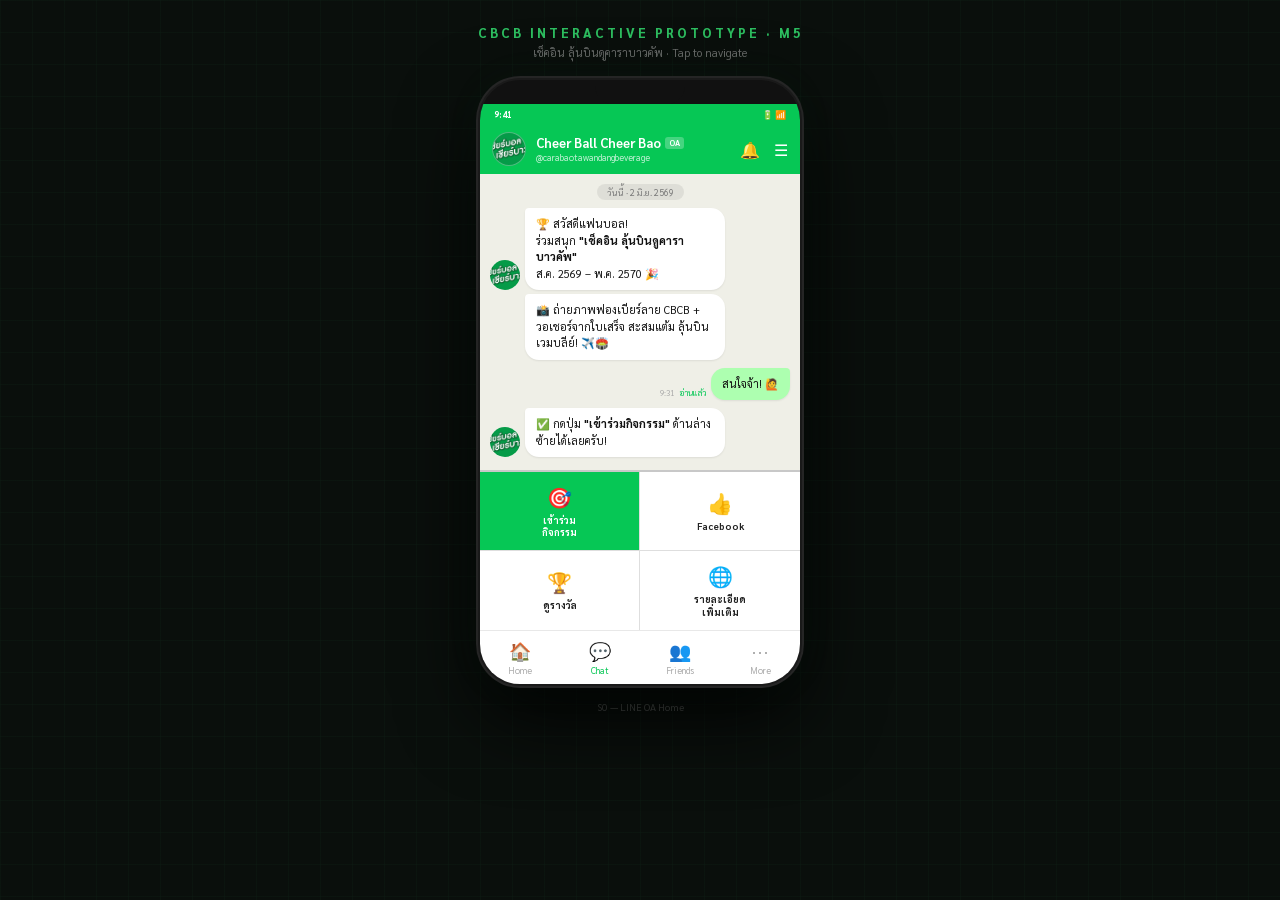
<file: prototype.html>
<!DOCTYPE html>
<html lang="th">
<head>
<meta charset="UTF-8">
<meta name="viewport" content="width=device-width, initial-scale=1.0, maximum-scale=1.0">
<title>CBCB Prototype M5 — เช็คอิน ลุ้นบินดูคาราบาวคัพ</title>
<style>
@import url('https://fonts.googleapis.com/css2?family=Sarabun:wght@300;400;700;900&family=Prompt:wght@400;700;900&display=swap');

:root {
  --green: #2dbe60;
  --green-dark: #1a9448;
  --green-glow: rgba(45,190,96,0.35);
  --gold: #f5c842;
  --line-green: #06C755;
  --font: 'Sarabun', 'Prompt', sans-serif;
}
*, *::before, *::after { box-sizing: border-box; margin: 0; padding: 0; }
body {
  font-family: var(--font);
  background: #0a0f0c;
  min-height: 100vh;
  display: flex; flex-direction: column; align-items: center;
  padding: 24px 0 60px;
  background-image:
    linear-gradient(rgba(45,190,96,0.03) 1px, transparent 1px),
    linear-gradient(90deg, rgba(45,190,96,0.03) 1px, transparent 1px);
  background-size: 32px 32px;
}
.proto-header { text-align: center; margin-bottom: 20px; padding: 0 16px; }
.proto-title  { font-size: 13px; font-weight: 900; color: var(--green); letter-spacing: 3px; text-transform: uppercase; margin-bottom: 4px; }
.proto-sub    { font-size: 11px; color: rgba(255,255,255,0.4); }

/* ── PHONE ── */
.phone {
  width: 320px; background: #111; border-radius: 40px;
  box-shadow: 0 0 0 2px #1a1a1a, 0 0 0 4px #252525, 0 32px 80px rgba(0,0,0,0.9), 0 0 40px rgba(45,190,96,0.06);
  overflow: hidden; position: relative; flex-shrink: 0;
}
.phone-notch { width: 90px; height: 24px; background: #111; border-radius: 0 0 18px 18px; margin: 0 auto; position: relative; z-index: 10; }

/* ── STATUS BARS ── */
.status-bar { height: 20px; display: flex; align-items: center; justify-content: space-between; padding: 0 14px; font-size: 9px; font-weight: 700; }
.sb-line { background: var(--line-green); color: white; }
.sb-web  { background: #f2f2f2; color: #333; }
.sb-dark { background: #1a1a1a; color: #ccc; }
.sb-fb   { background: #1877F2; color: white; }
.sb-gmaps{ background: #4285f4; color: white; }

/* ── SCREENS ── */
.screen { display: none; flex-direction: column; min-height: 580px; position: relative; overflow: hidden; }
.screen.active { display: flex; }

/* ── LINE UI ── */
.line-header { background: var(--line-green); height: 50px; display: flex; align-items: center; padding: 0 12px; gap: 10px; flex-shrink: 0; }
.line-back   { color: white; font-size: 22px; cursor: pointer; padding: 4px 6px; }
.line-avatar { width: 34px; height: 34px; border-radius: 50%; background: #059b48; display: flex; align-items: center; justify-content: center; font-size: 13px; font-weight: 900; color: white; flex-shrink: 0; border: 1.5px solid rgba(255,255,255,0.3); overflow: hidden; }
.line-avatar img { width: 100%; height: 100%; object-fit: cover; }
.line-info { flex: 1; }
.line-name { color: white; font-size: 13px; font-weight: 700; line-height: 1.2; display: flex; align-items: center; gap: 4px; }
.line-badge { background: rgba(255,255,255,0.25); border-radius: 3px; padding: 1px 4px; font-size: 8px; font-weight: 700; }
.line-status-text { font-size: 9px; color: rgba(255,255,255,0.75); }
.line-header-icons { color: white; font-size: 16px; display: flex; gap: 14px; }
.line-chat { background: #efefe7; flex: 1; padding: 10px 10px 8px; display: flex; flex-direction: column; gap: 8px; overflow-y: auto; }
.chat-date { text-align: center; font-size: 9px; color: #777; background: rgba(0,0,0,0.07); border-radius: 999px; padding: 2px 10px; align-self: center; }
.bubble-row { display: flex; align-items: flex-end; gap: 5px; }
.bubble-row.out { justify-content: flex-end; }
.bav { width: 30px; height: 30px; border-radius: 50%; background: #059b48; display: flex; align-items: center; justify-content: center; font-size: 11px; font-weight: 900; color: white; flex-shrink: 0; overflow: hidden; }
.bav img { width: 100%; height: 100%; object-fit: cover; }
.bubble { max-width: 200px; padding: 8px 11px; font-size: 11px; line-height: 1.5; border-radius: 14px; box-shadow: 0 1px 2px rgba(0,0,0,0.08); }
.bubble.in  { background: white; border-radius: 4px 14px 14px 14px; color: #111; }
.bubble.out { background: #adffb0; border-radius: 14px 4px 14px 14px; color: #111; }
.btime { font-size: 8px; color: #aaa; padding-bottom: 2px; }
.bread { font-size: 8px; color: var(--line-green); padding-bottom: 2px; }

/* Rich Menu */
.rich-menu { background: white; border-top: 2px solid #c8c8c8; display: grid; grid-template-columns: 1fr 1fr; flex-shrink: 0; }
.rm-btn { display: flex; flex-direction: column; align-items: center; justify-content: center; gap: 4px; padding: 12px 4px; font-size: 9.5px; font-weight: 700; font-family: var(--font); color: #222; background: white; border: none; cursor: pointer; border-right: 1.5px solid #dedede; border-bottom: 1.5px solid #dedede; transition: background 0.12s; text-align: center; line-height: 1.3; }
.rm-btn:nth-child(2) { border-right: none; }
.rm-btn:nth-child(3) { border-bottom: none; }
.rm-btn:nth-child(4) { border-right: none; border-bottom: none; }
.rm-btn.primary { background: var(--line-green); color: white; }
.rm-btn:active { opacity: 0.7; }
.rm-icon { font-size: 20px; }
.line-bottom-nav { background: white; border-top: 1px solid #e8e8e8; display: flex; flex-shrink: 0; }
.nav-item { flex: 1; display: flex; flex-direction: column; align-items: center; justify-content: center; gap: 2px; padding: 8px 4px; font-size: 9px; color: #aaa; cursor: pointer; }
.nav-item.active { color: var(--line-green); }
.nav-item span { font-size: 18px; }

/* ── WEB BAR ── */
.web-bar { background: #f2f2f2; border-bottom: 1px solid #ddd; padding: 5px 10px; display: flex; align-items: center; gap: 8px; flex-shrink: 0; }
.web-back { color: #555; font-size: 18px; cursor: pointer; padding: 2px 5px; border-radius: 4px; }
.web-back:active { background: #e0e0e0; }
.web-url { flex: 1; background: white; border: 1px solid #ddd; border-radius: 8px; padding: 4px 8px; font-size: 9px; color: #666; font-family: var(--font); }

/* ── REDIRECT ── */
.redirect-screen { background: white; flex: 1; display: flex; flex-direction: column; align-items: center; justify-content: center; gap: 14px; padding: 30px; text-align: center; }
.redirect-icon { width: 68px; height: 68px; border-radius: 16px; display: flex; align-items: center; justify-content: center; font-size: 36px; }
.redirect-title { font-size: 15px; font-weight: 700; color: #111; }
.redirect-sub   { font-size: 10px; color: #888; line-height: 1.6; }
.redirect-dots  { display: flex; gap: 6px; justify-content: center; }
.redirect-dot   { width: 8px; height: 8px; border-radius: 50%; animation: dotPulse 1.2s ease-in-out infinite; }
@keyframes dotPulse { 0%,100% { opacity:0.3; transform:scale(0.8); } 50% { opacity:1; transform:scale(1); } }
.open-btn { color: white; border: none; border-radius: 10px; padding: 12px 20px; font-size: 13px; font-weight: 700; font-family: var(--font); cursor: pointer; width: 100%; }
.open-btn:active { opacity: 0.8; }

/* ── WEBVIEW ── */
.wv-screen { background: #f7f9f7; flex: 1; display: flex; flex-direction: column; position: relative; overflow: hidden; }
.wv-pattern { position: absolute; inset: 0; background-image: url('pattern.png'); background-size: 220px; opacity: 0.06; pointer-events: none; z-index: 0; }
.wv-logo-bar { background: var(--green); padding: 9px 14px; display: flex; align-items: center; justify-content: center; flex-shrink: 0; position: relative; z-index: 1; }
.wv-logo { height: 38px; mix-blend-mode: screen; object-fit: contain; }
.wv-body { position: relative; z-index: 1; flex: 1; display: flex; flex-direction: column; padding: 14px; gap: 9px; overflow-y: auto; }
.wv-title { font-size: 15px; font-weight: 900; color: #0c1a11; text-align: center; }
.wv-sub   { font-size: 10px; color: #4a6650; text-align: center; line-height: 1.5; }
.wv-btn { background: var(--green); color: white; border: none; border-radius: 10px; padding: 11px 14px; font-size: 12px; font-weight: 700; font-family: var(--font); width: 100%; cursor: pointer; box-shadow: 0 3px 12px rgba(45,190,96,0.35); display: flex; align-items: center; justify-content: center; gap: 6px; }
.wv-btn:active { opacity: 0.8; }
.wv-btn.sec     { background: #f0f0f0; color: #333; box-shadow: none; border: 1px solid #ddd; }
.wv-btn.outline { background: transparent; color: var(--green); border: 1.5px solid var(--green); box-shadow: none; }

/* ── FORMS ── */
.form-group { display: flex; flex-direction: column; gap: 3px; }
.form-label { font-size: 9px; font-weight: 700; color: #555; }
.form-input  { background: white; border: 1.5px solid #e0e8e4; border-radius: 8px; padding: 8px 10px; font-size: 10px; color: #333; font-family: var(--font); }
.form-select { background: white; border: 1.5px solid #e0e8e4; border-radius: 8px; padding: 7px 10px; font-size: 10px; color: #333; font-family: var(--font); width: 100%; appearance: none; -webkit-appearance: none; background-image: url("data:image/svg+xml,%3Csvg xmlns='http://www.w3.org/2000/svg' width='10' height='6'%3E%3Cpath d='M0 0l5 6 5-6z' fill='%23999'/%3E%3C/svg%3E"); background-repeat: no-repeat; background-position: right 10px center; }
.form-row  { display: grid; grid-template-columns: 1fr 1fr; gap: 8px; }
.consent-row { display: flex; align-items: flex-start; gap: 6px; font-size: 9px; color: #555; line-height: 1.5; }
.consent-box { width: 14px; height: 14px; border: 1.5px solid var(--green); border-radius: 3px; background: rgba(45,190,96,0.15); flex-shrink: 0; margin-top: 1px; display: flex; align-items: center; justify-content: center; font-size: 9px; color: var(--green); }
.section-divider { height: 1px; background: linear-gradient(90deg, transparent, rgba(45,190,96,0.3), transparent); margin: 2px 0; }
.section-label { font-size: 11px; font-weight: 900; color: var(--green); text-align: center; }
.skip-badge    { background: linear-gradient(135deg, var(--green), var(--green-dark)); color: white; border-radius: 10px; padding: 9px 12px; text-align: center; font-size: 10px; font-weight: 700; box-shadow: 0 4px 12px rgba(45,190,96,0.3); }
.points-box    { background: linear-gradient(135deg, var(--green), var(--green-dark)); border-radius: 10px; padding: 10px; text-align: center; color: white; }
.points-num    { font-size: 28px; font-weight: 900; line-height: 1; }
.points-label  { font-size: 9px; opacity: 0.85; }
.confirmed-box { background: rgba(45,190,96,0.1); border: 1.5px solid rgba(45,190,96,0.4); border-radius: 10px; padding: 10px; text-align: center; }
.confirmed-title { font-size: 11px; font-weight: 900; color: var(--green); }
.confirmed-sub   { font-size: 9px; color: #4a6650; margin-top: 3px; }
.error-box   { background: rgba(220,50,50,0.08); border: 1.5px solid rgba(220,50,50,0.35); border-radius: 10px; padding: 10px; text-align: center; }
.error-title { font-size: 11px; font-weight: 900; color: #c0392b; }
.error-sub   { font-size: 9px; color: #888; margin-top: 3px; line-height: 1.5; }

/* ── VOUCHER CODE ── */
.receipt-mock { background: white; border-radius: 8px; border: 1px solid #e0e0e0; padding: 10px; position: relative; box-shadow: 0 2px 8px rgba(0,0,0,0.08); }
.receipt-mock::after { content:''; position:absolute; bottom:-8px; left:10px; right:10px; height:8px; background: repeating-linear-gradient(90deg,white 0,white 6px,transparent 6px,transparent 12px); }
.receipt-row { display:flex; justify-content:space-between; font-size:9px; color:#555; padding:2px 0; }
.receipt-row.bold { font-weight:900; color:#111; }
.receipt-voucher { background:rgba(45,190,96,0.1); border:2px dashed var(--green); border-radius:6px; padding:6px; text-align:center; margin-top:6px; }
.rv-label { font-size:8px; color:var(--green); font-weight:700; }
.rv-code  { font-size:20px; font-weight:900; color:#0c1a11; letter-spacing:4px; }
.otp-boxes { display:flex; gap:6px; justify-content:center; }
.otp-box { width:36px; height:44px; background:white; border:2px solid #e0e8e4; border-radius:8px; display:flex; align-items:center; justify-content:center; font-size:20px; font-weight:900; color:#0c1a11; }
.otp-box.filled { border-color:var(--green); background:rgba(45,190,96,0.05); }
.otp-box.error  { border-color:#c0392b; background:rgba(192,57,43,0.05); color:#c0392b; }

/* ── CAMERA / FOAM ART ── */
.camera-viewfinder { background:#0a0a0a; border-radius:12px; position:relative; overflow:hidden; aspect-ratio:4/3; display:flex; align-items:center; justify-content:center; border:2px solid rgba(45,190,96,0.3); }
.camera-corner { position:absolute; width:20px; height:20px; border-color:var(--green); border-style:solid; border-width:0; }
.cc-tl { top:8px; left:8px; border-top-width:2.5px; border-left-width:2.5px; }
.cc-tr { top:8px; right:8px; border-top-width:2.5px; border-right-width:2.5px; }
.cc-bl { bottom:8px; left:8px; border-bottom-width:2.5px; border-left-width:2.5px; }
.cc-br { bottom:8px; right:8px; border-bottom-width:2.5px; border-right-width:2.5px; }
.beer-glass-mock { display:flex; flex-direction:column; align-items:center; }
.foam-top { width:72px; height:28px; background:linear-gradient(180deg,#f8f8f8 0%,#e8e4d8 100%); border-radius:50% 50% 0 0 / 80% 80% 0 0; display:flex; align-items:center; justify-content:center; position:relative; }
.foam-bubble-l { position:absolute; width:10px; height:10px; background:white; border-radius:50%; top:4px; left:8px; opacity:0.7; }
.foam-bubble-r { position:absolute; width:7px; height:7px; background:white; border-radius:50%; top:2px; right:10px; opacity:0.6; }
.foam-logo-text { font-size:6px; font-weight:900; color:var(--green); background:rgba(255,255,255,0.9); border-radius:50%; width:22px; height:22px; display:flex; align-items:center; justify-content:center; box-shadow:0 0 6px rgba(45,190,96,0.5); z-index:1; text-align:center; line-height:1.1; }
.beer-body-mock { width:64px; height:52px; background:linear-gradient(180deg,rgba(212,160,23,0.9) 0%,rgba(180,120,10,0.95) 100%); border-radius:0 0 8px 8px; border:1.5px solid rgba(212,160,23,0.4); border-top:none; position:relative; overflow:hidden; }
.beer-bubble-1 { position:absolute; width:3px; height:10px; background:rgba(255,255,255,0.2); border-radius:2px; left:14px; top:6px; animation:bubbleRise 2s ease-in infinite; }
.beer-bubble-2 { position:absolute; width:2px; height:8px; background:rgba(255,255,255,0.15); border-radius:2px; left:32px; top:10px; animation:bubbleRise 2.5s ease-in infinite 0.8s; }
.beer-bubble-3 { position:absolute; width:3px; height:12px; background:rgba(255,255,255,0.2); border-radius:2px; left:48px; top:4px; animation:bubbleRise 1.8s ease-in infinite 0.3s; }
@keyframes bubbleRise { 0%{transform:translateY(0);opacity:1;} 100%{transform:translateY(-40px);opacity:0;} }
.camera-label-bar { position:absolute; bottom:0; left:0; right:0; background:rgba(0,0,0,0.6); padding:5px 8px; display:flex; align-items:center; justify-content:center; }
.camera-label-text { font-size:9px; color:rgba(255,255,255,0.9); font-weight:700; }
.cam-rules { display:flex; flex-direction:column; gap:2px; }
.cam-rule  { font-size:8.5px; display:flex; gap:5px; line-height:1.4; }
.cam-rule.ok { color:#1a7a3a; }
.cam-rule.no { color:#c0392b; }
.photo-taken { background:#0a0a0a; border-radius:12px; aspect-ratio:4/3; display:flex; align-items:center; justify-content:center; position:relative; border:2px solid var(--green); overflow:hidden; }
.photo-taken-inner { display:flex; flex-direction:column; align-items:center; gap:4px; }
.photo-taken-ok { font-size:28px; }
.photo-taken-label { font-size:10px; color:white; font-weight:700; }
.photo-check-badge { position:absolute; top:8px; right:8px; background:var(--green); border-radius:50%; width:22px; height:22px; display:flex; align-items:center; justify-content:center; font-size:11px; color:white; }

/* ── SPIN WHEEL ── */
.spin-screen { background:linear-gradient(180deg,#0c1a11 0%,#060d0a 100%); flex:1; display:flex; flex-direction:column; align-items:center; padding:12px; gap:8px; position:relative; overflow:hidden; }
.confetti-svg { position:absolute; top:0; left:0; right:0; height:160px; pointer-events:none; }
.spin-pts-earned { background:rgba(45,190,96,0.15); border:1px solid rgba(45,190,96,0.4); border-radius:10px; padding:7px 14px; text-align:center; width:100%; }
.spin-pts-earned-num   { font-size:20px; font-weight:900; color:var(--green); line-height:1; }
.spin-pts-earned-label { font-size:9px; color:rgba(255,255,255,0.7); }
.wheel-wrap { position:relative; width:190px; height:190px; display:flex; align-items:center; justify-content:center; flex-shrink:0; }
.wheel-pointer { position:absolute; top:-10px; left:50%; transform:translateX(-50%); width:0; height:0; border-left:11px solid transparent; border-right:11px solid transparent; border-top:20px solid white; filter:drop-shadow(0 2px 4px rgba(0,0,0,0.6)); z-index:10; }
#spin-wheel { width:182px; height:182px; border-radius:50%; background:conic-gradient(#555 0deg 90deg,#2dbe60 90deg 180deg,#f5c842 180deg 270deg,#059b48 270deg 360deg); border:4px solid white; box-shadow:0 0 0 3px rgba(255,255,255,0.1),0 6px 24px rgba(0,0,0,0.5); transform-origin:center; will-change:transform; }
.wheel-center { position:absolute; width:34px; height:34px; background:white; border-radius:50%; display:flex; align-items:center; justify-content:center; box-shadow:0 2px 8px rgba(0,0,0,0.4); z-index:5; font-size:13px; }
.wheel-legend { display:grid; grid-template-columns:1fr 1fr; gap:4px; width:100%; }
.wl-item { display:flex; align-items:center; gap:5px; background:rgba(255,255,255,0.06); border-radius:7px; padding:5px 7px; border:1px solid rgba(255,255,255,0.08); transition:background 0.3s,border-color 0.3s; }
.wl-item.highlight { background:rgba(255,255,255,0.15); border-color:rgba(255,255,255,0.35); box-shadow:0 0 10px rgba(255,255,255,0.1); }
.wl-dot  { width:10px; height:10px; border-radius:50%; flex-shrink:0; }
.wl-text { font-size:8.5px; color:rgba(255,255,255,0.8); font-weight:700; line-height:1.3; flex:1; }
#spin-btn { background:linear-gradient(135deg,var(--gold),#e0a800); color:#111; border:none; border-radius:50%; width:68px; height:68px; font-size:13px; font-weight:900; font-family:var(--font); cursor:pointer; box-shadow:0 4px 20px rgba(245,200,66,0.5); display:flex; align-items:center; justify-content:center; flex-direction:column; gap:1px; flex-shrink:0; transition:opacity 0.2s,transform 0.1s; }
#spin-btn:active { transform:scale(0.95); }
#spin-btn:disabled { opacity:0.5; cursor:default; }
.spin-result-card { display:none; flex-direction:column; align-items:center; gap:5px; background:rgba(255,255,255,0.06); border:1.5px solid rgba(255,255,255,0.15); border-radius:12px; padding:10px 14px; width:100%; text-align:center; }
.spin-result-icon  { font-size:26px; }
.spin-result-title { font-size:13px; font-weight:900; }
.spin-result-sub   { font-size:9px; color:rgba(255,255,255,0.6); line-height:1.5; }

/* extra points blocks */
.xp-section { display:none; flex-direction:column; gap:5px; width:100%; }
.xp-title { font-size:9.5px; font-weight:900; color:rgba(255,255,255,0.6); text-align:center; }
.xp-btn { display:flex; align-items:center; gap:8px; border:none; border-radius:10px; padding:9px 12px; width:100%; cursor:pointer; font-family:var(--font); font-size:10px; font-weight:700; text-align:left; transition:opacity 0.2s; }
.xp-btn:active { opacity:0.8; }
.xp-btn.gmaps { background:rgba(66,133,244,0.2); border:1px solid rgba(66,133,244,0.4); color:white; }
.xp-btn.fb    { background:rgba(24,119,242,0.2); border:1px solid rgba(24,119,242,0.4); color:white; }
.xp-btn.done  { opacity:0.6; cursor:default; }
.xp-plus { margin-left:auto; font-size:10px; font-weight:900; color:var(--gold); background:rgba(245,200,66,0.15); border-radius:4px; padding:2px 6px; flex-shrink:0; }
.xp-done-badge { margin-left:auto; font-size:9px; font-weight:900; color:var(--green); flex-shrink:0; }

.spin-nav-row { display:flex; gap:5px; width:100%; }
.spin-nav-btn { flex:1; padding:8px 4px; border-radius:8px; font-size:9px; font-weight:700; font-family:var(--font); border:none; cursor:pointer; display:flex; flex-direction:column; align-items:center; gap:2px; }
.spin-nav-btn.home   { background:rgba(255,255,255,0.08); color:rgba(255,255,255,0.8); border:1px solid rgba(255,255,255,0.15); }
.spin-nav-btn.lshare { background:#06C755; color:white; }
.spin-nav-btn.prizes { background:rgba(245,200,66,0.15); color:var(--gold); border:1px solid rgba(245,200,66,0.3); }
.spin-nav-btn:active { opacity:0.75; }

/* ── POINTS HISTORY ── */
.pts-hero { background:linear-gradient(135deg,var(--green),var(--green-dark)); border-radius:12px; padding:14px; text-align:center; color:white; position:relative; overflow:hidden; }
.pts-hero::before { content:''; position:absolute; inset:0; background:url('pattern.png') center/180px; opacity:0.07; }
.pts-hero-num   { font-size:42px; font-weight:900; line-height:1; position:relative; }
.pts-hero-label { font-size:10px; opacity:0.85; position:relative; }
.pts-hero-sub   { font-size:9px; opacity:0.7; margin-top:4px; position:relative; }
.tx-list { display:flex; flex-direction:column; gap:1px; }
.tx-item { display:flex; align-items:center; gap:8px; padding:8px 0; border-bottom:1px solid rgba(45,190,96,0.1); }
.tx-icon { font-size:16px; flex-shrink:0; width:28px; text-align:center; }
.tx-info { flex:1; }
.tx-title { font-size:10px; font-weight:700; color:#0c1a11; }
.tx-date  { font-size:8.5px; color:#888; }
.tx-pts   { font-size:12px; font-weight:900; }
.tx-pts.pos { color:var(--green); }
.tx-pts.neu { color:#888; }
.prize-tier-mini { background:white; border-radius:10px; border:1px solid #e0e8e4; overflow:hidden; }
.ptm-header { padding:8px 12px; display:flex; align-items:center; gap:6px; border-bottom:1px solid #f0f0f0; }
.ptm-icon { font-size:16px; }
.ptm-title { font-size:10px; font-weight:900; color:#111; }
.ptm-body  { padding:8px 12px; font-size:9px; color:#555; line-height:1.8; }

/* ── FLOW START ── */
.flow-start-card { border-radius:12px; overflow:hidden; border:1.5px solid; cursor:pointer; transition:transform 0.15s; }
.flow-start-card:active { transform:scale(0.98); }
.fsc-header { padding:13px; display:flex; align-items:center; gap:10px; }
.fsc-icon  { font-size:26px; }
.fsc-title { font-size:13px; font-weight:900; }
.fsc-sub   { font-size:9.5px; opacity:0.8; margin-top:2px; }
.fsc-arrow { font-size:18px; margin-left:auto; }
.howto-steps { display:flex; flex-direction:column; gap:0; }
.howto-step { display:flex; align-items:flex-start; gap:8px; padding:7px 0; border-bottom:1px solid rgba(45,190,96,0.1); }
.howto-step:last-child { border-bottom:none; }
.step-num { width:20px; height:20px; background:var(--green); border-radius:50%; display:flex; align-items:center; justify-content:center; font-size:9px; font-weight:900; color:white; flex-shrink:0; margin-top:1px; }
.step-text { font-size:10px; color:#0c1a11; line-height:1.5; }
.day-badge { display:flex; align-items:center; gap:6px; background:rgba(245,200,66,0.12); border:1px solid rgba(245,200,66,0.4); border-radius:8px; padding:6px 10px; font-size:9.5px; font-weight:700; color:#8b6900; }
.ret-avatar { width:56px; height:56px; border-radius:50%; background:linear-gradient(135deg,var(--green),var(--green-dark)); display:flex; align-items:center; justify-content:center; font-size:26px; margin:0 auto; box-shadow:0 4px 14px rgba(45,190,96,0.4); }

/* ── PRIZE TIERS ── */
.prize-screen { background:linear-gradient(180deg,#0c1a11 0%,#060d0a 100%); flex:1; display:flex; flex-direction:column; padding:14px; gap:10px; overflow-y:auto; }
.prize-tier-card { border-radius:12px; overflow:hidden; border:1px solid; }
.ptc-header { padding:10px 12px; display:flex; align-items:center; gap:8px; }
.ptc-badge { font-size:9px; font-weight:900; background:rgba(255,255,255,0.2); border-radius:4px; padding:2px 6px; margin-left:auto; }
.ptc-icon  { font-size:22px; }
.ptc-title { font-size:12px; font-weight:900; color:white; }
.ptc-sub   { font-size:9px; color:rgba(255,255,255,0.7); margin-top:1px; }
.ptc-body  { background:rgba(0,0,0,0.3); padding:10px 12px; }
.ptc-item  { font-size:9.5px; color:rgba(255,255,255,0.85); padding:3px 0; display:flex; gap:6px; align-items:flex-start; line-height:1.4; }
.ptc-draw-row { background:rgba(255,255,255,0.06); border-radius:8px; padding:8px 10px; margin-bottom:5px; display:flex; align-items:center; gap:8px; }
.ptc-draw-icon  { font-size:20px; flex-shrink:0; }
.ptc-draw-info  { flex:1; }
.ptc-draw-title { font-size:10px; font-weight:900; color:white; }
.ptc-draw-sub   { font-size:8.5px; color:rgba(255,255,255,0.6); margin-top:2px; }
.ptc-draw-count { font-size:8px; font-weight:700; color:var(--gold); background:rgba(245,200,66,0.15); border-radius:4px; padding:2px 6px; flex-shrink:0; }

/* ── LINE SHARE ── */
.friend-picker { background:white; flex:1; display:flex; flex-direction:column; }
.fp-header { background:var(--line-green); padding:12px 14px; color:white; font-size:14px; font-weight:700; display:flex; align-items:center; gap:10px; }
.fp-body   { flex:1; padding:12px; display:flex; flex-direction:column; gap:8px; overflow-y:auto; }
.fp-hint   { font-size:10px; color:#888; }
.friend-item   { display:flex; align-items:center; gap:10px; padding:9px; border-radius:8px; cursor:pointer; }
.friend-item:active { background:#f5f5f5; }
.friend-avatar { width:38px; height:38px; border-radius:50%; display:flex; align-items:center; justify-content:center; font-size:17px; flex-shrink:0; }
.friend-name   { flex:1; font-size:13px; font-weight:700; color:#111; }
.friend-check  { width:22px; height:22px; border-radius:50%; border:2px solid #ddd; display:flex; align-items:center; justify-content:center; font-size:11px; }
.friend-check.selected { background:var(--line-green); border-color:var(--line-green); color:white; }
.fp-send-btn { background:var(--line-green); color:white; border:none; border-radius:10px; padding:13px; font-size:14px; font-weight:700; font-family:var(--font); cursor:pointer; margin:12px; }
.rich-card { background:linear-gradient(135deg,#1a5c2e,#0c3d1e); border-radius:12px; padding:12px; margin:2px 0; font-size:9px; color:white; line-height:1.6; }
.rich-card strong { color:var(--gold); font-size:10px; }
.rich-card a { color:#6dff9e; }
.rich-card-btn { background:var(--green); color:white; border:none; border-radius:8px; padding:8px 12px; font-size:10px; font-weight:700; font-family:var(--font); width:100%; cursor:pointer; margin-top:8px; }

/* ── GOOGLE REVIEW ── */
.gmaps-header { background:#4285f4; height:50px; display:flex; align-items:center; padding:0 12px; gap:10px; flex-shrink:0; }
.gmaps-back   { color:white; font-size:22px; cursor:pointer; }
.gmaps-title  { color:white; font-size:14px; font-weight:700; flex:1; }
.gmaps-body   { background:#f5f5f5; flex:1; display:flex; flex-direction:column; overflow-y:auto; }
.venue-cover  { height:80px; background:linear-gradient(135deg,#c8e6c9,#a5d6a7); display:flex; align-items:center; justify-content:center; font-size:36px; flex-shrink:0; }
.review-card  { background:white; margin:10px; border-radius:12px; padding:14px; display:flex; flex-direction:column; gap:10px; box-shadow:0 2px 8px rgba(0,0,0,0.08); }
.review-venue-name { font-size:13px; font-weight:900; color:#111; }
.review-venue-sub  { font-size:9.5px; color:#888; margin-top:2px; }
.star-row { display:flex; gap:8px; justify-content:center; }
.star { font-size:28px; cursor:pointer; opacity:0.3; transition:opacity 0.15s,transform 0.1s; }
.star.lit { opacity:1; }
.star:active { transform:scale(1.2); }
.review-photo-attach { display:flex; align-items:center; gap:8px; background:#f9f9f9; border-radius:8px; padding:8px; border:1px dashed #ddd; }
.photo-thumb { width:38px; height:38px; border-radius:6px; background:#0a0a0a; display:flex; align-items:center; justify-content:center; font-size:16px; border:1.5px solid var(--green); flex-shrink:0; }
.attach-info { font-size:9px; color:#555; line-height:1.5; }
.attach-badge { font-size:8px; color:var(--green); font-weight:700; }
.review-submit { background:#4285f4; color:white; border:none; border-radius:10px; padding:11px; font-size:12px; font-weight:700; font-family:var(--font); cursor:pointer; width:100%; }
.review-submit:disabled { opacity:0.4; cursor:default; }

/* ── FB SHARE ── */
.fb-share-header { background:#1877F2; height:50px; display:flex; align-items:center; padding:0 12px; gap:10px; flex-shrink:0; }
.fb-share-back  { color:white; font-size:22px; cursor:pointer; }
.fb-share-title { color:white; font-size:14px; font-weight:700; flex:1; }
.fb-share-btn   { background:white; color:#1877F2; border:none; border-radius:6px; padding:6px 14px; font-size:11px; font-weight:700; font-family:var(--font); cursor:pointer; }
.fb-body { background:#f0f2f5; flex:1; padding:10px; display:flex; flex-direction:column; gap:8px; overflow-y:auto; }
.fb-compose { background:white; border-radius:10px; padding:12px; }
.fb-user-row   { display:flex; align-items:center; gap:8px; margin-bottom:10px; }
.fb-user-avatar{ width:36px; height:36px; border-radius:50%; background:#1877F2; display:flex; align-items:center; justify-content:center; color:white; font-size:14px; font-weight:700; flex-shrink:0; }
.fb-user-name  { font-size:12px; font-weight:700; color:#111; }
.fb-caption    { font-size:10px; color:#333; line-height:1.6; margin-bottom:8px; }
.fb-caption .hashtag { color:#1877F2; font-weight:700; }
.fb-photo-preview { background:#0a0a0a; border-radius:8px; height:72px; display:flex; align-items:center; justify-content:center; position:relative; }
.fb-auto-badge { position:absolute; top:6px; right:6px; background:var(--green); color:white; font-size:7.5px; font-weight:700; padding:2px 5px; border-radius:3px; }

/* trophy */
.trophy-img { width:80px; height:94px; object-fit:contain; mix-blend-mode:screen; animation:trophyGlow 2.5s ease-in-out infinite; }
@keyframes trophyGlow { 0%,100%{filter:drop-shadow(0 0 10px rgba(245,200,66,0.5));} 50%{filter:drop-shadow(0 0 28px rgba(245,200,66,1));} }

/* user-detect banner */
.detect-banner { background:rgba(45,190,96,0.1); border:1px solid rgba(45,190,96,0.3); border-radius:8px; padding:7px 10px; font-size:9px; color:#1a7a3a; line-height:1.5; text-align:center; }
</style>
</head>
<body>

<div class="proto-header">
  <div class="proto-title">CBCB Interactive Prototype · M5</div>
  <div class="proto-sub">เช็คอิน ลุ้นบินดูคาราบาวคัพ · Tap to navigate</div>
</div>

<div class="phone">
  <div class="phone-notch"></div>

  <!-- ══ S0 — LINE OA HOME ══ -->
  <div id="s0" class="screen active">
    <div class="status-bar sb-line"><span>9:41</span><span>🔋 📶</span></div>
    <div class="line-header">
      <div class="line-avatar"><img src="CBCB%20Logo.png" alt="CB" onerror="this.parentElement.textContent='CB'"></div>
      <div class="line-info">
        <div class="line-name">Cheer Ball Cheer Bao <span class="line-badge">OA</span></div>
        <div class="line-status-text">@carabaotawandangbeverage</div>
      </div>
      <div class="line-header-icons"><span>🔔</span><span>☰</span></div>
    </div>
    <div class="line-chat">
      <div class="chat-date">วันนี้ · 2 มิ.ย. 2569</div>
      <div class="bubble-row">
        <div class="bav"><img src="CBCB%20Logo.png" alt="CB" onerror="this.textContent='CB'"></div>
        <div class="bubble in">🏆 สวัสดีแฟนบอล!<br>ร่วมสนุก <strong>"เช็คอิน ลุ้นบินดูคาราบาวคัพ"</strong><br>ส.ค. 2569 – พ.ค. 2570 🎉</div>
      </div>
      <div class="bubble-row" style="margin-top:-4px">
        <div class="bav" style="opacity:0"></div>
        <div class="bubble in">📸 ถ่ายภาพฟองเบียร์ลาย CBCB + วอเชอร์จากใบเสร็จ สะสมแต้ม ลุ้นบินเวมบลีย์! ✈️🏟️</div>
      </div>
      <div class="bubble-row out">
        <div class="btime">9:31</div><div class="bread">อ่านแล้ว</div>
        <div class="bubble out">สนใจจ้า! 🙋</div>
      </div>
      <div class="bubble-row">
        <div class="bav"><img src="CBCB%20Logo.png" alt="CB" onerror="this.textContent='CB'"></div>
        <div class="bubble in">✅ กดปุ่ม <strong>"เข้าร่วมกิจกรรม"</strong> ด้านล่างซ้ายได้เลยครับ!</div>
      </div>
    </div>
    <div class="rich-menu">
      <button class="rm-btn primary" onclick="startFlow()"><span class="rm-icon">🎯</span>เข้าร่วม<br>กิจกรรม</button>
      <button class="rm-btn" onclick="window.open('https://www.facebook.com/CarabaoTawandangBeverage/','_blank')"><span class="rm-icon">👍</span>Facebook</button>
      <button class="rm-btn" onclick="go('s-prizes')"><span class="rm-icon">🏆</span>ดูรางวัล</button>
      <button class="rm-btn" onclick="window.open('https://jabpichayut-ux.github.io/CBCB-Interactive-Game/','_blank')"><span class="rm-icon">🌐</span>รายละเอียด<br>เพิ่มเติม</button>
    </div>
    <div class="line-bottom-nav">
      <div class="nav-item"><span>🏠</span>Home</div>
      <div class="nav-item active"><span>💬</span>Chat</div>
      <div class="nav-item"><span>👥</span>Friends</div>
      <div class="nav-item"><span>⋯</span>More</div>
    </div>
  </div>

  <!-- ══ S-FLOW-START — CHOOSE FIRST/RETURNING ══ -->
  <div id="s-flow-start" class="screen">
    <div class="status-bar sb-web"><span>9:41</span><span style="color:var(--green);font-weight:700">line.me</span><span>📶</span></div>
    <div class="web-bar">
      <span class="web-back" onclick="go('s0')">‹</span>
      <div class="web-url">checkin.carabaocup.th</div>
    </div>
    <div class="wv-screen">
      <div class="wv-pattern"></div>
      <div class="wv-logo-bar"><img class="wv-logo" src="CBCB%20Logo.png" alt="CBCB Logo"></div>
      <div class="wv-body">
        <div class="wv-title">🎯 เช็คอิน ลุ้นบินดูคาราบาวคัพ</div>
        <div class="day-badge">🔥 วันนี้: Viewing Party · 2 มิ.ย. 2569 &nbsp;|&nbsp; รับ <strong>3 แต้ม</strong> ต่อ 2 แก้ว</div>

        <div id="detect-banner-wrap" class="detect-banner" style="display:none">
          🔍 ตรวจพบ LINE User ID ของคุณในระบบ — ลงทะเบียนแล้ว ระบบพาคุณไปหน้าสมาชิกเดิมอัตโนมัติ
        </div>

        <div style="background:white;border-radius:10px;border:1px solid #e0e8e4;padding:10px">
          <div class="section-label" style="margin-bottom:6px">📋 วิธีการเล่น</div>
          <div class="howto-steps">
            <div class="howto-step">
              <div class="step-num">1</div>
              <div class="step-text">กรอก <strong>รหัสวอเชอร์ 6 หลัก</strong> จากใบเสร็จการสั่งดราฟต์เบียร์</div>
            </div>
            <div class="howto-step">
              <div class="step-num">2</div>
              <div class="step-text">ถ่ายภาพ <strong>ฟองเบียร์ลาย CBCB</strong> จากกล้อง ห้ามใช้คลัง</div>
            </div>
            <div class="howto-step">
              <div class="step-num">3</div>
              <div class="step-text"><strong>หมุนวีล</strong> ลุ้นรางวัลทันที + สะสมแต้มลุ้น <strong>บินดูคาราบาวคัพ</strong> ที่เวมบลีย์! 🏆</div>
            </div>
          </div>
          <div style="font-size:8.5px;color:#888;margin-top:6px;text-align:center">ปกติ 1แต้ม · วันหยุด 2แต้ม · Viewing Party 3แต้ม (ต่อ 2 แก้ว)</div>
        </div>

        <div style="font-size:10px;font-weight:700;color:#555;text-align:center">คุณเป็น...</div>
        <div class="flow-start-card" style="background:rgba(45,190,96,0.07);border-color:rgba(45,190,96,0.3)" onclick="go('s-register')">
          <div class="fsc-header">
            <div class="fsc-icon">👋</div>
            <div><div class="fsc-title" style="color:var(--green)">ลงทะเบียนครั้งแรก</div><div class="fsc-sub" style="color:#4a6650">ยังไม่เคยร่วมกิจกรรมนี้</div></div>
            <div class="fsc-arrow" style="color:var(--green)">›</div>
          </div>
        </div>
        <div class="flow-start-card" style="background:rgba(245,200,66,0.07);border-color:rgba(245,200,66,0.3)" onclick="go('s-returning')">
          <div class="fsc-header">
            <div class="fsc-icon">⭐</div>
            <div><div class="fsc-title" style="color:#8b6900">สมาชิกเดิม</div><div class="fsc-sub" style="color:#8b6900">เคยลงทะเบียนแล้ว</div></div>
            <div class="fsc-arrow" style="color:var(--gold)">›</div>
          </div>
        </div>

        <div style="font-size:8px;color:#aaa;text-align:center">ในระบบจริง ระบบจะตรวจสอบ LINE User ID อัตโนมัติ</div>
        <button class="wv-btn sec" style="font-size:9px;padding:7px" onclick="demoDetect()">🔍 จำลอง: ระบบตรวจพบสมาชิกเดิม</button>
      </div>
    </div>
  </div>

  <!-- ══ S-REGISTER — REGISTRATION ══ -->
  <div id="s-register" class="screen">
    <div class="status-bar sb-web"><span>9:41</span><span style="color:var(--green);font-weight:700">line.me</span><span>📶</span></div>
    <div class="web-bar">
      <span class="web-back" onclick="go('s-flow-start')">‹</span>
      <div class="web-url">checkin.carabaocup.th/register</div>
    </div>
    <div class="wv-screen">
      <div class="wv-pattern"></div>
      <div class="wv-logo-bar"><img class="wv-logo" src="CBCB%20Logo.png" alt="CBCB Logo"></div>
      <div class="wv-body" style="gap:8px">
        <div class="section-label">📝 ลงทะเบียน</div>
        <div class="consent-row">
          <div class="consent-box">✓</div>
          <div>ฉันยอมรับ <span style="color:var(--green);font-weight:700">เงื่อนไขการร่วมกิจกรรม</span> และยืนยันว่ามีอายุ 20 ปีขึ้นไป</div>
        </div>
        <div class="form-group"><div class="form-label">ชื่อ-นามสกุล *</div><div class="form-input">คุมาริ สุขดี</div></div>
        <div class="form-group"><div class="form-label">เลขบัตรประชาชน *</div><div class="form-input" style="letter-spacing:1.5px">3-1005-12345-67-8</div></div>
        <div class="form-row">
          <div class="form-group"><div class="form-label">อายุ *</div><div class="form-input">28</div></div>
          <div class="form-group"><div class="form-label">เพศ *</div><div class="form-input">หญิง ▾</div></div>
        </div>
        <div class="form-group"><div class="form-label">จังหวัด *</div><div class="form-input">กรุงเทพมหานคร ▾</div></div>
        <div class="form-group"><div class="form-label">เบอร์โทรศัพท์ *</div><div class="form-input">081-234-5678</div></div>
        <div class="form-group">
          <div class="form-label">ทีมพรีเมียร์ลีกที่ชื่นชอบ *</div>
          <select class="form-select">
            <option value="">-- เลือกทีม --</option>
            <option selected>Manchester United</option>
            <option>Liverpool</option>
            <option>Arsenal</option>
            <option>Chelsea</option>
            <option>Manchester City</option>
            <option>Tottenham Hotspur</option>
            <option>Newcastle United</option>
            <option>Aston Villa</option>
            <option>West Ham United</option>
            <option>Brighton &amp; Hove Albion</option>
            <option>Fulham</option>
            <option>Brentford</option>
            <option>Wolverhampton</option>
            <option>Crystal Palace</option>
            <option>Everton</option>
            <option>Leicester City</option>
            <option>Ipswich Town</option>
            <option>Southampton</option>
            <option>Bournemouth</option>
            <option>Nottingham Forest</option>
            <option>ไม่มีทีมที่ชอบ</option>
          </select>
        </div>
        <button class="wv-btn" onclick="completeRegistration()" style="margin-top:4px">ถัดไป — กรอกวอเชอร์ →</button>
      </div>
    </div>
  </div>

  <!-- ══ S-VOUCHER — VOUCHER CODE ══ -->
  <div id="s-voucher" class="screen">
    <div class="status-bar sb-web"><span>9:41</span><span style="color:var(--green);font-weight:700">line.me</span><span>📶</span></div>
    <div class="web-bar">
      <span class="web-back" onclick="go('s-register')">‹</span>
      <div class="web-url">checkin.carabaocup.th/voucher</div>
    </div>
    <div class="wv-screen">
      <div class="wv-pattern"></div>
      <div class="wv-logo-bar"><img class="wv-logo" src="CBCB%20Logo.png" alt="CBCB Logo"></div>
      <div class="wv-body">
        <div class="wv-title">🧾 กรอกรหัสวอเชอร์</div>
        <div class="wv-sub">รหัส 6 หลักอยู่บนใบเสร็จของคุณ<br>ใช้ได้ครั้งเดียวเท่านั้น</div>

        <div class="receipt-mock">
          <div class="receipt-row"><span>เยอรมันตะวันแดง สาขาสยาม</span></div>
          <div class="receipt-row"><span>📅 2 มิ.ย. 2569  20:14 น.</span></div>
          <div style="height:1px;background:#eee;margin:4px 0"></div>
          <div class="receipt-row"><span>ดราฟต์เบียร์ Carabao 0.5L × 2</span><span>฿240</span></div>
          <div class="receipt-row bold"><span>รวม</span><span>฿240</span></div>
          <div class="receipt-voucher">
            <div class="rv-label">🎯 รหัสวอเชอร์ CBCB Campaign</div>
            <div class="rv-code">4 8 3 9 2 1</div>
            <div style="font-size:8px;color:#888;margin-top:2px">ใช้ได้วันนี้เท่านั้น · single-use</div>
          </div>
        </div>

        <div style="font-size:10px;font-weight:700;color:#555;text-align:center">กรอกรหัส 6 หลัก</div>

        <!-- Valid state (default) -->
        <div id="voucher-valid-state">
          <div class="otp-boxes" style="margin-bottom:8px">
            <div class="otp-box filled">4</div>
            <div class="otp-box filled">8</div>
            <div class="otp-box filled">3</div>
            <div class="otp-box filled">9</div>
            <div class="otp-box filled">2</div>
            <div class="otp-box filled">1</div>
          </div>
          <div class="confirmed-box" style="margin-bottom:8px">
            <div class="confirmed-title">✅ รหัสวอเชอร์ถูกต้อง!</div>
            <div class="confirmed-sub">Viewing Party 🔥 · 3 แต้มต่อ 2 แก้ว</div>
          </div>
          <button class="wv-btn" onclick="go('s-photo')">ถัดไป — ถ่ายภาพฟองเบียร์ →</button>
          <button class="wv-btn sec" style="margin-top:6px;font-size:9px" onclick="showVoucherError()">จำลอง: กรอกรหัสผิด ❌</button>
        </div>

        <!-- Invalid state (hidden) -->
        <div id="voucher-invalid-state" style="display:none;flex-direction:column;gap:8px">
          <div class="otp-boxes">
            <div class="otp-box error">X</div>
            <div class="otp-box error">X</div>
            <div class="otp-box error">X</div>
            <div class="otp-box error">X</div>
            <div class="otp-box error">X</div>
            <div class="otp-box error">X</div>
          </div>
          <div class="error-box">
            <div class="error-title">❌ รหัสวอเชอร์ไม่ถูกต้อง</div>
            <div class="error-sub">กรุณาตรวจสอบรหัสจากใบเสร็จ<br>หรือติดต่อพนักงานประจำร้าน</div>
          </div>
          <button class="wv-btn" onclick="hideVoucherError()">🔄 กรอกรหัสใหม่</button>
        </div>
      </div>
    </div>
  </div>

  <!-- ══ S-PHOTO — FOAM ART PHOTO (First Timer) ══ -->
  <div id="s-photo" class="screen">
    <div class="status-bar sb-web"><span>9:41</span><span style="color:var(--green);font-weight:700">line.me</span><span>📶</span></div>
    <div class="web-bar">
      <span class="web-back" onclick="go('s-voucher')">‹</span>
      <div class="web-url">checkin.carabaocup.th/photo</div>
    </div>
    <div class="wv-screen">
      <div class="wv-pattern"></div>
      <div class="wv-logo-bar"><img class="wv-logo" src="CBCB%20Logo.png" alt="CBCB Logo"></div>
      <div class="wv-body" style="gap:8px">
        <div class="section-label">📸 ถ่ายภาพฟองเบียร์ลาย CBCB</div>
        <div id="photo-before">
          <div class="camera-viewfinder">
            <div class="camera-corner cc-tl"></div><div class="camera-corner cc-tr"></div>
            <div class="camera-corner cc-bl"></div><div class="camera-corner cc-br"></div>
            <div class="beer-glass-mock">
              <div class="foam-top"><div class="foam-bubble-l"></div><div class="foam-bubble-r"></div><div class="foam-logo-text">CBCB<br>☕</div></div>
              <div class="beer-body-mock"><div class="beer-bubble-1"></div><div class="beer-bubble-2"></div><div class="beer-bubble-3"></div></div>
            </div>
            <div class="camera-label-bar"><div class="camera-label-text">📷 วางแก้วให้ตรงกรอบ — เห็นลายฟอง CBCB</div></div>
          </div>
          <div class="cam-rules" style="margin-top:6px">
            <div class="cam-rule ok">✅ เห็นลาย CBCB บนฟองเบียร์ชัดเจน</div>
            <div class="cam-rule ok">✅ เห็นแก้วเบียร์ครบ ไม่ครึ่งแก้ว</div>
            <div class="cam-rule ok">✅ ภาพคมชัด ไม่เบลอ</div>
            <div class="cam-rule no">❌ ห้ามภาพเบลอหรือโฟกัสไม่ชัด</div>
            <div class="cam-rule no">❌ ห้ามใช้ภาพจากคลัง (Gallery)</div>
            <div class="cam-rule no">❌ ห้ามภาพ Screenshot หรือภาพที่แต่งด้วย Filter</div>
          </div>
          <button class="wv-btn" style="margin-top:6px" onclick="takePhoto('photo-before','photo-after')">📷 เปิดกล้องถ่ายภาพ</button>
        </div>
        <div id="photo-after" style="display:none;flex-direction:column;gap:8px">
          <div class="photo-taken">
            <div class="photo-check-badge">✓</div>
            <div class="photo-taken-inner"><div class="photo-taken-ok">🍺</div><div class="photo-taken-label">ถ่ายภาพสำเร็จ!</div></div>
          </div>
          <div class="confirmed-box">
            <div class="confirmed-title">✅ ภาพผ่านการตรวจสอบ</div>
            <div class="confirmed-sub">ฟองเบียร์ลาย CBCB · Viewing Party 🔥 +3 แต้ม</div>
          </div>
          <button class="wv-btn" onclick="go('s-spin')">ส่งภาพ — หมุนวีลรับรางวัล 🎡 →</button>
        </div>
      </div>
    </div>
  </div>

  <!-- ══ S-RETURNING — WELCOME BACK ══ -->
  <div id="s-returning" class="screen">
    <div class="status-bar sb-web"><span>9:41</span><span style="color:var(--green);font-weight:700">line.me</span><span>📶</span></div>
    <div class="web-bar">
      <span class="web-back" onclick="go('s-flow-start')">‹</span>
      <div class="web-url">checkin.carabaocup.th</div>
    </div>
    <div class="wv-screen">
      <div class="wv-pattern"></div>
      <div class="wv-logo-bar"><img class="wv-logo" src="CBCB%20Logo.png" alt="CBCB Logo"></div>
      <div class="wv-body">
        <div class="wv-title">👋 ยินดีต้อนรับกลับ!</div>
        <div class="ret-avatar">⚽</div>
        <div style="text-align:center;font-size:12px;font-weight:700;color:#0c1a11">คุมาริ สุขดี</div>
        <div class="skip-badge">✅ พบข้อมูลสมาชิกแล้ว — ไม่ต้องลงทะเบียนใหม่<div style="font-size:8.5px;font-weight:400;opacity:0.85;margin-top:2px">ทีมโปรด: Manchester United 🔴</div></div>
        <div class="points-box"><div class="points-num">24</div><div class="points-label">แต้มสะสมของคุณ</div></div>
        <div class="day-badge" style="justify-content:center">🔥 วันนี้: Viewing Party · รับ <strong style="margin:0 2px">3 แต้ม</strong> ต่อ 2 แก้ว</div>
        <button class="wv-btn" onclick="go('s-voucher-ret')">ถัดไป — กรอกรหัสวอเชอร์ →</button>
      </div>
    </div>
  </div>

  <!-- ══ S-VOUCHER-RET — VOUCHER CODE (Returning) ══ -->
  <div id="s-voucher-ret" class="screen">
    <div class="status-bar sb-web"><span>9:41</span><span style="color:var(--green);font-weight:700">line.me</span><span>📶</span></div>
    <div class="web-bar">
      <span class="web-back" onclick="go('s-returning')">‹</span>
      <div class="web-url">checkin.carabaocup.th/voucher</div>
    </div>
    <div class="wv-screen">
      <div class="wv-pattern"></div>
      <div class="wv-logo-bar"><img class="wv-logo" src="CBCB%20Logo.png" alt="CBCB Logo"></div>
      <div class="wv-body">
        <div class="wv-title">🧾 กรอกรหัสวอเชอร์</div>
        <div class="wv-sub">รหัส 6 หลักอยู่บนใบเสร็จของคุณ<br>ใช้ได้ครั้งเดียวเท่านั้น</div>
        <div class="receipt-mock">
          <div class="receipt-row"><span>เยอรมันตะวันแดง สาขาสยาม</span></div>
          <div class="receipt-row"><span>📅 2 มิ.ย. 2569  20:14 น.</span></div>
          <div style="height:1px;background:#eee;margin:4px 0"></div>
          <div class="receipt-row"><span>ดราฟต์เบียร์ Carabao 0.5L × 2</span><span>฿240</span></div>
          <div class="receipt-row bold"><span>รวม</span><span>฿240</span></div>
          <div class="receipt-voucher">
            <div class="rv-label">🎯 รหัสวอเชอร์ CBCB Campaign</div>
            <div class="rv-code">7 2 5 1 9 4</div>
            <div style="font-size:8px;color:#888;margin-top:2px">ใช้ได้วันนี้เท่านั้น · single-use</div>
          </div>
        </div>
        <div style="font-size:10px;font-weight:700;color:#555;text-align:center">กรอกรหัส 6 หลัก</div>
        <div class="otp-boxes">
          <div class="otp-box filled">7</div><div class="otp-box filled">2</div><div class="otp-box filled">5</div>
          <div class="otp-box filled">1</div><div class="otp-box filled">9</div><div class="otp-box filled">4</div>
        </div>
        <div class="confirmed-box">
          <div class="confirmed-title">✅ รหัสวอเชอร์ถูกต้อง!</div>
          <div class="confirmed-sub">Viewing Party 🔥 · 3 แต้มต่อ 2 แก้ว</div>
        </div>
        <button class="wv-btn" onclick="go('s-photo-ret')">ถัดไป — ถ่ายภาพฟองเบียร์ →</button>
      </div>
    </div>
  </div>

  <!-- ══ S-PHOTO-RET — FOAM ART PHOTO (Returning) ══ -->
  <div id="s-photo-ret" class="screen">
    <div class="status-bar sb-web"><span>9:41</span><span style="color:var(--green);font-weight:700">line.me</span><span>📶</span></div>
    <div class="web-bar">
      <span class="web-back" onclick="go('s-voucher-ret')">‹</span>
      <div class="web-url">checkin.carabaocup.th/photo</div>
    </div>
    <div class="wv-screen">
      <div class="wv-pattern"></div>
      <div class="wv-logo-bar"><img class="wv-logo" src="CBCB%20Logo.png" alt="CBCB Logo"></div>
      <div class="wv-body" style="gap:8px">
        <div class="section-label">📸 ถ่ายภาพฟองเบียร์ลาย CBCB</div>
        <div class="skip-badge" style="font-size:9px;padding:7px 10px">⭐ สมาชิกเดิม — ไม่ต้องกรอกข้อมูลใหม่</div>
        <div id="photo-ret-before">
          <div class="camera-viewfinder">
            <div class="camera-corner cc-tl"></div><div class="camera-corner cc-tr"></div>
            <div class="camera-corner cc-bl"></div><div class="camera-corner cc-br"></div>
            <div class="beer-glass-mock">
              <div class="foam-top"><div class="foam-bubble-l"></div><div class="foam-bubble-r"></div><div class="foam-logo-text">CBCB<br>☕</div></div>
              <div class="beer-body-mock"><div class="beer-bubble-1"></div><div class="beer-bubble-2"></div><div class="beer-bubble-3"></div></div>
            </div>
            <div class="camera-label-bar"><div class="camera-label-text">📷 วางแก้วให้ตรงกรอบ — เห็นลายฟอง CBCB</div></div>
          </div>
          <div class="cam-rules" style="margin-top:6px">
            <div class="cam-rule ok">✅ เห็นลาย CBCB บนฟองเบียร์ชัดเจน</div>
            <div class="cam-rule ok">✅ ภาพคมชัด ไม่เบลอ</div>
            <div class="cam-rule no">❌ ห้ามภาพเบลอหรือโฟกัสไม่ชัด</div>
            <div class="cam-rule no">❌ ห้ามใช้ภาพจากคลัง (Gallery)</div>
            <div class="cam-rule no">❌ ห้ามภาพ Screenshot หรือภาพที่แต่ง Filter</div>
          </div>
          <button class="wv-btn" style="margin-top:6px" onclick="takePhoto('photo-ret-before','photo-ret-after')">📷 เปิดกล้องถ่ายภาพ</button>
        </div>
        <div id="photo-ret-after" style="display:none;flex-direction:column;gap:8px">
          <div class="photo-taken">
            <div class="photo-check-badge">✓</div>
            <div class="photo-taken-inner"><div class="photo-taken-ok">🍺</div><div class="photo-taken-label">ถ่ายภาพสำเร็จ!</div></div>
          </div>
          <div class="confirmed-box">
            <div class="confirmed-title">✅ ภาพผ่านการตรวจสอบ</div>
            <div class="confirmed-sub">ฟองเบียร์ลาย CBCB · Viewing Party 🔥 +3 แต้ม</div>
          </div>
          <button class="wv-btn" onclick="go('s-spin')">ส่งภาพ — หมุนวีลรับรางวัล 🎡 →</button>
        </div>
      </div>
    </div>
  </div>

  <!-- ══ S-SPIN — SPIN WHEEL + EXTRA POINTS ══ -->
  <div id="s-spin" class="screen">
    <div class="status-bar sb-dark"><span>9:41</span><span style="color:var(--green);font-weight:700">line.me</span><span>📶</span></div>
    <div class="web-bar" style="background:#0c1a11;border-color:#1a3024">
      <span class="web-back" style="color:#aaa" onclick="resetAndGo('s0')">‹</span>
      <div class="web-url" style="background:#0c1a11;border-color:#1a3024;color:#4a6650">checkin.carabaocup.th/spin</div>
    </div>
    <div class="wv-screen" style="background:transparent">
      <div class="wv-logo-bar"><img class="wv-logo" src="CBCB%20Logo.png" alt="CBCB Logo"></div>
      <div class="spin-screen">
        <svg class="confetti-svg" viewBox="0 0 320 160" xmlns="http://www.w3.org/2000/svg">
          <rect x="30" y="0" width="6" height="10" fill="#f5c842" rx="1" transform="rotate(20 30 0)"><animate attributeName="y" from="-10" to="160" dur="2s" repeatCount="indefinite"/><animate attributeName="opacity" from="1" to="0" dur="2s" repeatCount="indefinite"/></rect>
          <rect x="80" y="0" width="5" height="8" fill="#2dbe60" rx="1"><animate attributeName="y" from="-10" to="160" dur="2.3s" repeatCount="indefinite" begin="0.3s"/><animate attributeName="opacity" from="1" to="0" dur="2.3s" repeatCount="indefinite" begin="0.3s"/></rect>
          <rect x="140" y="0" width="7" height="6" fill="#fff" rx="1"><animate attributeName="y" from="-10" to="160" dur="1.8s" repeatCount="indefinite" begin="0.6s"/><animate attributeName="opacity" from="1" to="0" dur="1.8s" repeatCount="indefinite" begin="0.6s"/></rect>
          <rect x="200" y="0" width="5" height="9" fill="#f5c842" rx="1"><animate attributeName="y" from="-10" to="160" dur="2.1s" repeatCount="indefinite" begin="0.1s"/><animate attributeName="opacity" from="1" to="0" dur="2.1s" repeatCount="indefinite" begin="0.1s"/></rect>
          <rect x="260" y="0" width="6" height="7" fill="#2dbe60" rx="1"><animate attributeName="y" from="-10" to="160" dur="2.5s" repeatCount="indefinite" begin="0.8s"/><animate attributeName="opacity" from="1" to="0" dur="2.5s" repeatCount="indefinite" begin="0.8s"/></rect>
        </svg>

        <div class="spin-pts-earned">
          <div class="spin-pts-earned-num">+3 แต้ม</div>
          <div class="spin-pts-earned-label">🔥 Viewing Party · บันทึกแล้ว</div>
        </div>

        <div style="display:flex;flex-direction:column;align-items:center;gap:8px">
          <div style="font-size:11px;font-weight:700;color:rgba(255,255,255,0.7)">หมุนวีลเพื่อลุ้นรางวัลพิเศษ!</div>
          <div style="display:flex;align-items:center;gap:14px">
            <div class="wheel-wrap">
              <div class="wheel-pointer"></div>
              <div id="spin-wheel"></div>
              <div class="wheel-center">🎡</div>
            </div>
            <button id="spin-btn" onclick="doSpin()">
              <span style="font-size:18px">🎡</span>
              <span>หมุน!</span>
            </button>
          </div>
        </div>

        <div class="wheel-legend">
          <div class="wl-item" id="leg-none"><div class="wl-dot" style="background:#555"></div><div class="wl-text">ไม่ได้รางวัล</div></div>
          <div class="wl-item" id="leg-2x"><div class="wl-dot" style="background:#2dbe60"></div><div class="wl-text">แต้ม 2× ครั้งถัดไป</div></div>
          <div class="wl-item" id="leg-merch"><div class="wl-dot" style="background:#f5c842"></div><div class="wl-text">ของที่ระลึก CBCB</div></div>
          <div class="wl-item" id="leg-10x"><div class="wl-dot" style="background:#059b48"></div><div class="wl-text">แต้ม 10× ครั้งถัดไป</div></div>
        </div>

        <!-- Spin result -->
        <div class="spin-result-card" id="spin-result">
          <div class="spin-result-icon" id="spin-result-icon">🎉</div>
          <div class="spin-result-title" id="spin-result-title"></div>
          <div class="spin-result-sub"   id="spin-result-sub"></div>
        </div>

        <!-- Extra points section (shown after spin) -->
        <div class="xp-section" id="xp-section">
          <div class="xp-title">⭐ รับแต้มพิเศษเพิ่ม</div>
          <button class="xp-btn gmaps" id="xp-gmaps-btn" onclick="go('s-google-review')">
            <span style="font-size:18px">📍</span>
            <div style="flex:1">
              <div>รีวิว Google Maps</div>
              <div style="font-size:8.5px;opacity:0.8">เยอรมันตะวันแดง สาขาสยาม</div>
            </div>
            <span class="xp-plus" id="xp-gmaps-badge">+3 แต้ม</span>
          </button>
          <button class="xp-btn fb" id="xp-fb-btn" onclick="go('s-fb-share')">
            <span style="font-size:18px">👍</span>
            <div style="flex:1">
              <div>แชร์ Facebook</div>
              <div style="font-size:8.5px;opacity:0.8">พร้อม #เชียร์บอลเชียร์บาว</div>
            </div>
            <span class="xp-plus" id="xp-fb-badge">+3 แต้ม</span>
          </button>
        </div>

        <!-- Nav buttons (shown after spin) -->
        <div id="spin-after-btns" style="display:none;flex-direction:column;gap:5px;width:100%">
          <div class="spin-nav-row">
            <button class="spin-nav-btn lshare" onclick="go('s-share-d1')">💬<span>แชร์ LINE</span></button>
            <button class="spin-nav-btn prizes" onclick="go('s-prizes')">🏆<span>ดูรางวัล</span></button>
            <button class="spin-nav-btn home" onclick="resetAndGo('s0')">🏠<span>หน้าหลัก</span></button>
          </div>
        </div>
      </div>
    </div>
  </div>

  <!-- ══ S-GOOGLE-REVIEW — GOOGLE MAPS REVIEW ══ -->
  <div id="s-google-review" class="screen">
    <div class="status-bar sb-gmaps"><span>9:41</span><span style="font-weight:700">Google Maps</span><span>📶</span></div>
    <div class="gmaps-header">
      <span class="gmaps-back" onclick="go('s-spin')">‹</span>
      <span class="gmaps-title">รีวิวร้านค้า</span>
    </div>
    <div class="gmaps-body">
      <div class="venue-cover">🍺</div>
      <div class="review-card">
        <div>
          <div class="review-venue-name">เยอรมันตะวันแดง (German Tawandang)</div>
          <div class="review-venue-sub">📍 สาขาสยาม · ร้านพาร์ทเนอร์ CBCB Campaign</div>
        </div>
        <div style="font-size:10px;font-weight:700;color:#111;text-align:center">คุณชอบร้านนี้ไหม?</div>
        <div class="star-row" id="star-row">
          <span class="star" onclick="rateStar(1)">★</span>
          <span class="star" onclick="rateStar(2)">★</span>
          <span class="star" onclick="rateStar(3)">★</span>
          <span class="star lit" onclick="rateStar(4)">★</span>
          <span class="star lit" onclick="rateStar(5)">★</span>
        </div>
        <div style="font-size:9px;color:#888;text-align:center" id="star-label">4 ดาว — ดีมาก</div>
        <div class="review-photo-attach">
          <div class="photo-thumb">🍺</div>
          <div class="attach-info">
            <div class="attach-badge">AUTO-ATTACH</div>
            <div>ภาพฟองเบียร์ที่คุณถ่ายไว้<br>แนบอัตโนมัติกับรีวิว</div>
          </div>
        </div>
        <button class="review-submit" onclick="completeGmapsReview()">ส่งรีวิว ↗</button>
        <div style="font-size:8.5px;color:#aaa;text-align:center">รีวิวจะถูกโพสต์ใน Google Maps สาธารณะ</div>
      </div>
    </div>
  </div>

  <!-- ══ S-FB-SHARE — FACEBOOK SHARE ══ -->
  <div id="s-fb-share" class="screen">
    <div class="status-bar sb-fb"><span>9:41</span><span>facebook.com</span><span>📶</span></div>
    <div class="fb-share-header">
      <span class="fb-share-back" onclick="go('s-spin')">‹</span>
      <span class="fb-share-title">แชร์โพสต์</span>
      <button class="fb-share-btn" onclick="completeFbShare()">โพสต์</button>
    </div>
    <div class="fb-body">
      <div class="fb-compose">
        <div class="fb-user-row">
          <div class="fb-user-avatar">K</div>
          <div class="fb-user-name">คุมาริ สุขดี</div>
        </div>
        <div class="fb-caption">
          🍺🏆 มาเช็คอินที่ German Tawandang กับแคมเปญ Carabao!<br>
          ลุ้นบิน Carabao Cup Final ที่เวมบลีย์ ✈️🏟️<br>
          <span class="hashtag">#เชียร์บอลเชียร์บาว</span> <span class="hashtag">#CarabaoCup</span> <span class="hashtag">#CBCB</span><br>
          <span style="color:#1877F2">line.me/ti/p/@carabaotawandangbeverage</span>
        </div>
        <div class="fb-photo-preview">
          <div class="fb-auto-badge">AUTO-ATTACH</div>
          <span style="font-size:28px">🍺</span>
        </div>
        <div style="font-size:8px;color:#aaa;margin-top:6px">ภาพฟองเบียร์และแคปชั่น + แฮชแท็กแนบอัตโนมัติ</div>
      </div>
      <div style="font-size:9px;color:#888;text-align:center;padding:4px">กด "โพสต์" ด้านบนขวาเพื่อแชร์และรับ +3 แต้ม</div>
    </div>
  </div>

  <!-- ══ S-PRIZES — FULL PRIZE TIERS ══ -->
  <div id="s-prizes" class="screen">
    <div class="status-bar sb-dark"><span>9:41</span><span style="color:var(--green);font-weight:700">line.me</span><span>📶</span></div>
    <div class="web-bar" style="background:#0c1a11;border-color:#1a3024">
      <span class="web-back" style="color:#aaa" onclick="history.back() || go('s0')">‹</span>
      <div class="web-url" style="background:#0c1a11;border-color:#1a3024;color:#4a6650">checkin.carabaocup.th/prizes</div>
    </div>
    <div class="wv-screen" style="background:transparent">
      <div class="wv-logo-bar"><img class="wv-logo" src="CBCB%20Logo.png" alt="CBCB Logo"></div>
      <div class="prize-screen">
        <div style="text-align:center">
          <img class="trophy-img" src="trophy.png" alt="trophy" onerror="this.style.display='none'">
          <div style="font-size:16px;font-weight:900;color:var(--gold);margin-top:4px">รางวัลทั้งหมด</div>
          <div style="font-size:9.5px;color:rgba(255,255,255,0.5);margin-top:2px">ส.ค. 2569 – พ.ค. 2570</div>
        </div>
        <div class="prize-tier-card" style="border-color:rgba(45,190,96,0.3)">
          <div class="ptc-header" style="background:linear-gradient(135deg,rgba(45,190,96,0.25),rgba(26,148,72,0.15))">
            <div class="ptc-icon">🎡</div>
            <div><div class="ptc-title">รางวัลเล็ก</div><div class="ptc-sub">รับทันทีทุกครั้งที่เช็คอิน</div></div>
            <div class="ptc-badge" style="background:rgba(45,190,96,0.4)">ทุกครั้ง</div>
          </div>
          <div class="ptc-body">
            <div class="ptc-item"><span>🎡</span><span>สปินวีลทันทีหลังส่งภาพ</span></div>
            <div class="ptc-item"><span>🟢</span><span>แต้ม 2× ครั้งถัดไป</span></div>
            <div class="ptc-item"><span>🟡</span><span>ของที่ระลึก CBCB — รับที่ร้านวันนั้น</span></div>
            <div class="ptc-item"><span>🟢🟢</span><span>แต้ม 10× ครั้งถัดไป</span></div>
            <div class="ptc-item"><span>📍</span><span>รีวิว Google Maps +3 แต้ม</span></div>
            <div class="ptc-item"><span>👍</span><span>แชร์ Facebook +3 แต้ม</span></div>
          </div>
        </div>
        <div class="prize-tier-card" style="border-color:rgba(245,200,66,0.3)">
          <div class="ptc-header" style="background:linear-gradient(135deg,rgba(245,200,66,0.2),rgba(180,120,10,0.1))">
            <div class="ptc-icon">🏅</div>
            <div><div class="ptc-title">รางวัลกลาง</div><div class="ptc-sub">จับรางวัลรายเดือน ส.ค. 2569 – พ.ค. 2570</div></div>
            <div class="ptc-badge" style="background:rgba(245,200,66,0.3);color:var(--gold)">~10 ครั้ง</div>
          </div>
          <div class="ptc-body">
            <div class="ptc-item"><span>🌟</span><span>Hang with Legend — พบนักเตะพิเศษ</span></div>
            <div class="ptc-item"><span>🏟️</span><span>ที่นั่ง VIP Red War + NR Sports Radio <span style="opacity:0.6">(รอยืนยัน)</span></span></div>
            <div class="ptc-item"><span>👕</span><span>เสื้อลายเซ็นนักเตะ</span></div>
            <div class="ptc-item"><span>🟢</span><span>เสื้อ CBCB Official</span></div>
            <div style="font-size:8.5px;color:rgba(255,255,255,0.4);margin-top:4px">* รางวัลพิเศษเพิ่มช่วง Red War / Carabao Cup Final / UCL / PL Final Day</div>
          </div>
        </div>
        <div class="prize-tier-card" style="border-color:rgba(245,200,66,0.5)">
          <div class="ptc-header" style="background:linear-gradient(135deg,rgba(245,200,66,0.3),rgba(180,120,10,0.2))">
            <div class="ptc-icon">🏆</div>
            <div><div class="ptc-title" style="color:var(--gold)">รางวัลใหญ่</div><div class="ptc-sub">3 ครั้ง ตลอดฤดูกาล</div></div>
            <div class="ptc-badge" style="background:rgba(245,200,66,0.4);color:var(--gold)">3 ครั้ง</div>
          </div>
          <div class="ptc-body">
            <div class="ptc-draw-row">
              <div class="ptc-draw-icon">🏟️</div>
              <div class="ptc-draw-info"><div class="ptc-draw-title">Draw 1 — ทริป Red War</div><div class="ptc-draw-sub">บินดู Red War ✈️ · วันที่ TBC</div></div>
              <div class="ptc-draw-count">4 คน</div>
            </div>
            <div class="ptc-draw-row">
              <div class="ptc-draw-icon">🏆</div>
              <div class="ptc-draw-info"><div class="ptc-draw-title">Draw 2 — Carabao Cup Final</div><div class="ptc-draw-sub">เวมบลีย์ ลอนดอน ✈️🏴󠁧󠁢󠁥󠁮󠁧󠁿 · มี.ค. 2570</div></div>
              <div class="ptc-draw-count">2 คน</div>
            </div>
            <div class="ptc-draw-row">
              <div class="ptc-draw-icon">⚽</div>
              <div class="ptc-draw-info"><div class="ptc-draw-title">Draw 3 — Premier League Final Day</div><div class="ptc-draw-sub">อังกฤษ ✈️🏴󠁧󠁢󠁥󠁮󠁧󠁿 · พ.ค. 2570</div></div>
              <div class="ptc-draw-count">2 คน</div>
            </div>
            <div style="font-size:8.5px;color:rgba(255,255,255,0.4);margin-top:4px;line-height:1.6">ยิ่งมีแต้มมาก ยิ่งมีสิทธิ์มาก · แต้มสะสมตลอดฤดูกาล<br>ประกาศรางวัลแรก: 25 ธ.ค. 2569 🎄</div>
          </div>
        </div>
        <button class="wv-btn" onclick="go('s0')" style="margin-top:4px">← กลับหน้าหลัก LINE</button>
      </div>
    </div>
  </div>

  <!-- ══ S-SHARE-D1 — LINE FRIEND PICKER ══ -->
  <div id="s-share-d1" class="screen">
    <div class="status-bar sb-line"><span>9:41</span><span>LINE</span><span>📶</span></div>
    <div class="friend-picker">
      <div class="fp-header"><span style="cursor:pointer;font-size:20px" onclick="go('s-spin')">✕</span><span>ส่งให้เพื่อน</span></div>
      <div class="fp-body">
        <div class="fp-hint">เลือกเพื่อนที่ต้องการชวน</div>
        <div class="friend-item" onclick="toggleFriend(this)"><div class="friend-avatar" style="background:#ff6b9d">🐱</div><div class="friend-name">น้องมิ้ว</div><div class="friend-check selected">✓</div></div>
        <div class="friend-item" onclick="toggleFriend(this)"><div class="friend-avatar" style="background:#ffa94d">🦊</div><div class="friend-name">พี่ใจ</div><div class="friend-check">○</div></div>
        <div class="friend-item" onclick="toggleFriend(this)"><div class="friend-avatar" style="background:#845ef7">🐻</div><div class="friend-name">เพื่อนสนิท</div><div class="friend-check selected">✓</div></div>
        <div class="friend-item" onclick="toggleFriend(this)"><div class="friend-avatar" style="background:#339af0">🐬</div><div class="friend-name">หมูกรอบ</div><div class="friend-check">○</div></div>
      </div>
      <button class="fp-send-btn" onclick="go('s-share-d2')">ส่ง →</button>
    </div>
  </div>

  <!-- ══ S-SHARE-D2 — LINE SHARE SENT ══ -->
  <div id="s-share-d2" class="screen">
    <div class="status-bar sb-line"><span>9:41</span><span>LINE</span><span>📶</span></div>
    <div class="line-header">
      <span class="line-back" onclick="go('s-spin')">‹</span>
      <div class="line-avatar" style="background:#059b48;font-size:16px">✅</div>
      <div class="line-info"><div class="line-name">ส่งสำเร็จ</div><div class="line-status-text">ข้อความที่ส่งอัตโนมัติ</div></div>
    </div>
    <div class="line-chat">
      <div class="chat-date">วันนี้</div>
      <div class="bubble-row">
        <div class="bav">CB</div>
        <div style="max-width:210px">
          <div class="rich-card">
            <strong>🏆 มาร่วมสนุกกับ CBCB Campaign!</strong><br>
            เพิ่งเช็คอินได้ 3 แต้ม 🔥<br>
            ลุ้นบิน Carabao Cup Final ที่เวมบลีย์!<br>
            ✈️🏟️ ยิ่งดื่ม ยิ่งมีสิทธิ์!<br>
            <a href="#">🔗 line.me/ti/p/@carabaotawandangbeverage</a>
            <button class="rich-card-btn" onclick="go('s-flow-start')">เข้าร่วมกิจกรรม →</button>
          </div>
          <div style="font-size:9px;color:#aaa;margin-top:4px">📋 ส่งให้ 2 เพื่อนแล้ว</div>
        </div>
      </div>
    </div>
  </div>

</div><!-- /phone -->

<div id="screen-label" style="margin-top:16px;font-size:10px;color:rgba(255,255,255,0.3);text-align:center;max-width:320px;padding:0 16px">
  S0 — LINE OA Home
</div>

<script>
/* ── Navigation ── */
const labels = {
  's0':              'S0 — LINE OA Home',
  's-flow-start':    'Main Flow — Start',
  's-register':      'First Timer — Registration',
  's-voucher':       'First Timer — Voucher Code',
  's-photo':         'First Timer — Foam Art Photo',
  's-returning':     'Returning — Welcome Back',
  's-voucher-ret':   'Returning — Voucher Code',
  's-photo-ret':     'Returning — Foam Art Photo',
  's-spin':          'Main Flow — Spin Wheel 🎡',
  's-google-review': 'Extra Points — Google Review (+3)',
  's-fb-share':      'Extra Points — Facebook Share (+3)',
  's-prizes':        'Prize Tiers 🏆',
  's-share-d1':      'Share LINE — Friend Picker',
  's-share-d2':      'Share LINE — Sent',
};
function go(id) {
  document.querySelectorAll('.screen').forEach(s => s.classList.remove('active'));
  document.getElementById(id).classList.add('active');
  document.getElementById('screen-label').textContent = labels[id] || id;
  window.scrollTo({ top: 0, behavior: 'smooth' });
}

/* ── User detection simulation ── */
let isRegistered = false;
function startFlow() {
  isRegistered = !!localStorage.getItem('cbcb_uid');
  const banner = document.getElementById('detect-banner-wrap');
  if (isRegistered) {
    banner.style.display = 'block';
    setTimeout(() => go('s-returning'), 900);
  } else {
    banner.style.display = 'none';
  }
  go('s-flow-start');
}
function demoDetect() {
  localStorage.setItem('cbcb_uid', 'demo_user');
  const banner = document.getElementById('detect-banner-wrap');
  banner.style.display = 'block';
  setTimeout(() => go('s-returning'), 900);
}
function completeRegistration() {
  localStorage.setItem('cbcb_uid', 'demo_user');
  go('s-voucher');
}

/* ── Voucher code ── */
function showVoucherError() {
  document.getElementById('voucher-valid-state').style.display = 'none';
  document.getElementById('voucher-invalid-state').style.display = 'flex';
}
function hideVoucherError() {
  document.getElementById('voucher-valid-state').style.display = 'block';
  document.getElementById('voucher-invalid-state').style.display = 'none';
}

/* ── Photo ── */
function takePhoto(beforeId, afterId) {
  document.getElementById(beforeId).style.display = 'none';
  document.getElementById(afterId).style.display = 'flex';
}

/* ── Spin Wheel ── */
// 4 equal 90° segments (front-end shows equal probability)
// Grey  : 0–90°,   center 45°   → no prize
// Green : 90–180°, center 135°  → 2× points
// Gold  : 180–270°,center 225°  → merch
// DkGrn : 270–360°,center 315°  → 10× points
const spinOutcomes = [
  { target:135, legId:'leg-2x',    icon:'🎉', title:'ยินดีด้วย! ได้แต้ม 2× ครั้งถัดไป', sub:'การเช็คอินครั้งถัดไปจะได้แต้มสองเท่าอัตโนมัติ', color:'#2dbe60' },
  { target:225, legId:'leg-merch', icon:'🛍️', title:'ยินดีด้วย! ได้ของที่ระลึก CBCB',   sub:'รับของที่ระลึกที่พนักงานประจำร้านได้เลยวันนี้', color:'#f5c842' },
  { target:45,  legId:'leg-none',  icon:'😊', title:'ไม่ได้รางวัลพิเศษรอบนี้',          sub:'แต้มสะสมของคุณเพิ่มขึ้น 3 แต้มแล้ว ลุ้นรางวัลใหญ่ต่อไป!', color:'#aaa' },
  { target:315, legId:'leg-10x',   icon:'🚀', title:'แจ็คพ็อต! ได้แต้ม 10× ครั้งถัดไป', sub:'การเช็คอินครั้งถัดไปจะได้แต้มสิบเท่าอัตโนมัติ', color:'#059b48' },
];
let spinRotation = 0;
let spinIndex    = 0;
let isSpinning   = false;
let gmapsDone    = false;
let fbDone       = false;

function doSpin() {
  if (isSpinning) return;
  isSpinning = true;
  const btn = document.getElementById('spin-btn');
  btn.disabled = true;
  btn.innerHTML = '<span style="font-size:14px">⏳</span><span>กำลังหมุน</span>';
  const outcome = spinOutcomes[spinIndex % spinOutcomes.length];
  const currentAngle = spinRotation % 360;
  let delta = (360 - outcome.target - currentAngle + 360) % 360;
  if (delta < 30) delta += 360;
  delta += 5 * 360;
  spinRotation += delta;
  const wheel = document.getElementById('spin-wheel');
  wheel.style.transition = 'transform 4s cubic-bezier(0.17, 0.67, 0.12, 0.99)';
  wheel.style.transform  = `rotate(${spinRotation}deg)`;
  setTimeout(() => showSpinResult(outcome), 4300);
}

function showSpinResult(outcome) {
  document.querySelectorAll('.wl-item').forEach(el => el.classList.remove('highlight'));
  document.getElementById(outcome.legId).classList.add('highlight');
  document.getElementById('spin-result-icon').textContent  = outcome.icon;
  document.getElementById('spin-result-title').textContent = outcome.title;
  document.getElementById('spin-result-title').style.color = outcome.color;
  document.getElementById('spin-result-sub').textContent   = outcome.sub;
  document.getElementById('spin-result').style.display = 'flex';
  document.getElementById('xp-section').style.display = 'flex';
  document.getElementById('spin-after-btns').style.display = 'flex';
  spinIndex++;
}

/* ── Extra Points ── */
function completeGmapsReview() {
  gmapsDone = true;
  go('s-spin');
  const btn = document.getElementById('xp-gmaps-btn');
  btn.classList.add('done');
  btn.onclick = null;
  document.getElementById('xp-gmaps-badge').outerHTML = '<span class="xp-done-badge">✅ +3 แต้ม</span>';
}

function completeFbShare() {
  fbDone = true;
  go('s-spin');
  const btn = document.getElementById('xp-fb-btn');
  btn.classList.add('done');
  btn.onclick = null;
  document.getElementById('xp-fb-badge').outerHTML = '<span class="xp-done-badge">✅ +3 แต้ม</span>';
}

/* ── Star rating ── */
const starLabels = ['','ไม่โอเค','พอใช้','ดี','ดีมาก','ยอดเยี่ยม!'];
function rateStar(n) {
  document.querySelectorAll('.star').forEach((s, i) => s.classList.toggle('lit', i < n));
  document.getElementById('star-label').textContent = `${n} ดาว — ${starLabels[n]}`;
}

/* ── Full reset (navigation fix) ── */
function resetAndGo(id) {
  // Reset photo states
  ['photo-before','photo-ret-before'].forEach(elId => {
    const el = document.getElementById(elId);
    if (el) el.style.display = 'block';
  });
  ['photo-after','photo-ret-after'].forEach(elId => {
    const el = document.getElementById(elId);
    if (el) el.style.display = 'none';
  });
  // Reset voucher states
  hideVoucherError();
  // Reset spin
  const wheel = document.getElementById('spin-wheel');
  wheel.style.transition = 'none';
  wheel.style.transform  = 'rotate(0deg)';
  spinRotation = 0;
  const btn = document.getElementById('spin-btn');
  btn.disabled = false;
  btn.innerHTML = '<span style="font-size:18px">🎡</span><span>หมุน!</span>';
  document.getElementById('spin-result').style.display    = 'none';
  document.getElementById('xp-section').style.display     = 'none';
  document.getElementById('spin-after-btns').style.display = 'none';
  document.querySelectorAll('.wl-item').forEach(el => el.classList.remove('highlight'));
  isSpinning = false;
  // Reset extra points
  gmapsDone = false;
  fbDone    = false;
  const gBtn = document.getElementById('xp-gmaps-btn');
  gBtn.classList.remove('done');
  gBtn.onclick = () => go('s-google-review');
  const fBtn = document.getElementById('xp-fb-btn');
  fBtn.classList.remove('done');
  fBtn.onclick = () => go('s-fb-share');
  // Restore +3 badges (safest: rebuild via innerHTML re-init by re-rendering the section)
  document.getElementById('xp-section').innerHTML = `
    <div class="xp-title">⭐ รับแต้มพิเศษเพิ่ม</div>
    <button class="xp-btn gmaps" id="xp-gmaps-btn" onclick="go('s-google-review')">
      <span style="font-size:18px">📍</span>
      <div style="flex:1"><div>รีวิว Google Maps</div><div style="font-size:8.5px;opacity:0.8">เยอรมันตะวันแดง สาขาสยาม</div></div>
      <span class="xp-plus" id="xp-gmaps-badge">+3 แต้ม</span>
    </button>
    <button class="xp-btn fb" id="xp-fb-btn" onclick="go('s-fb-share')">
      <span style="font-size:18px">👍</span>
      <div style="flex:1"><div>แชร์ Facebook</div><div style="font-size:8.5px;opacity:0.8">พร้อม #เชียร์บอลเชียร์บาว</div></div>
      <span class="xp-plus" id="xp-fb-badge">+3 แต้ม</span>
    </button>`;
  go(id);
}

/* ── Misc ── */
function toggleFriend(el) {
  const c = el.querySelector('.friend-check');
  c.classList.toggle('selected');
  c.textContent = c.classList.contains('selected') ? '✓' : '○';
}
</script>
</body>
</html>
</file>
<file: style.css>
/* ===== VARIABLES ===== */
:root {
  --green: #2dbe60;
  --green-dark: #1a8a42;
  --green-glow: rgba(45,190,96,0.35);
  --green-dim: rgba(45,190,96,0.12);
  --gold: #f5c842;
  --gold-glow: rgba(245,200,66,0.35);
  --silver: #c0c8d8;
  --bg: #060e09;
  --bg2: #0b1810;
  --bg3: #0f2016;
  --glass: rgba(255,255,255,0.04);
  --glass-b: rgba(255,255,255,0.08);
  --text: #edfff4;
  --text-dim: rgba(237,255,244,0.6);
  --text-muted: rgba(237,255,244,0.35);
  --line-color: #06c755;
  --fb-color: #1877f2;
  --radius: 16px;
  --radius-sm: 10px;
  --transition: 0.3s cubic-bezier(0.4,0,0.2,1);
}

/* ===== RESET ===== */
*{margin:0;padding:0;box-sizing:border-box;}
html{scroll-behavior:smooth;}
body{font-family:'Sarabun',sans-serif;background:var(--bg);color:var(--text);overflow-x:hidden;line-height:1.6;}
a{color:inherit;text-decoration:none;}
ul{list-style:none;}
img{max-width:100%;}

/* ===== SCROLLBAR ===== */
::-webkit-scrollbar{width:5px;}
::-webkit-scrollbar-track{background:var(--bg);}
::-webkit-scrollbar-thumb{background:var(--green-dark);border-radius:3px;}

/* ===== NAV ===== */
.nav{position:fixed;top:0;left:0;right:0;z-index:1000;padding:0;transition:var(--transition);}
.nav.scrolled{background:rgba(6,14,9,0.95);backdrop-filter:blur(20px);border-bottom:1px solid var(--glass-b);}
.nav-inner{max-width:1280px;margin:0 auto;padding:0 24px;height:68px;display:flex;align-items:center;gap:32px;}
.nav-logo{display:flex;align-items:center;gap:8px;flex-shrink:0;}
.logo-icon{font-size:1.4rem;}
.logo-text{font-family:'Prompt',sans-serif;font-weight:800;font-size:1rem;letter-spacing:0.08em;color:var(--text);}
.logo-cup{color:var(--green);margin-left:4px;}
.nav-links{display:flex;align-items:center;gap:24px;margin-left:auto;}
.nav-links a{font-family:'Sarabun',sans-serif;font-size:0.85rem;font-weight:500;color:var(--text-dim);transition:color var(--transition);}
.nav-links a:hover{color:var(--green);}
.nav-cta{flex-shrink:0;padding:9px 20px;background:var(--green);color:#000;font-family:'Prompt',sans-serif;font-weight:700;font-size:0.8rem;border-radius:30px;transition:var(--transition);white-space:nowrap;}
.nav-cta:hover{background:#3dd870;box-shadow:0 0 20px var(--green-glow);}
.hamburger{display:none;flex-direction:column;gap:5px;background:none;border:none;cursor:pointer;padding:4px;margin-left:auto;}
.hamburger span{display:block;width:22px;height:2px;background:var(--text);border-radius:2px;transition:var(--transition);}
.hamburger.open span:nth-child(1){transform:rotate(45deg) translate(5px,5px);}
.hamburger.open span:nth-child(2){opacity:0;}
.hamburger.open span:nth-child(3){transform:rotate(-45deg) translate(5px,-5px);}
.mobile-menu{display:none;flex-direction:column;background:rgba(6,14,9,0.98);backdrop-filter:blur(20px);padding:16px 24px 24px;border-bottom:1px solid var(--glass-b);gap:4px;}
.mobile-menu a{padding:12px 0;color:var(--text-dim);font-size:0.95rem;border-bottom:1px solid var(--glass-b);}
.mobile-menu a:last-child{border-bottom:none;}
.mobile-cta{margin-top:8px;text-align:center;background:var(--green);color:#000!important;padding:12px!important;border-radius:30px;font-weight:700;font-family:'Prompt',sans-serif;}

/* ===== HERO ===== */
.hero{position:relative;min-height:100vh;display:flex;flex-direction:column;overflow:hidden;padding-top:68px;}
.hero-bg{position:absolute;inset:0;z-index:0;}
.stadium-lights{position:absolute;inset:0;background:
  radial-gradient(ellipse 60% 40% at 30% 0%,rgba(45,190,96,0.18) 0%,transparent 60%),
  radial-gradient(ellipse 60% 40% at 70% 0%,rgba(45,190,96,0.14) 0%,transparent 60%),
  radial-gradient(ellipse 80% 50% at 50% 100%,rgba(10,30,18,0.9) 0%,transparent 70%),
  linear-gradient(180deg,#060e09 0%,#0b1810 50%,#060e09 100%);}
.led-grid{position:absolute;inset:0;background-image:
  linear-gradient(rgba(45,190,96,0.04) 1px,transparent 1px),
  linear-gradient(90deg,rgba(45,190,96,0.04) 1px,transparent 1px);
  background-size:60px 60px;mask-image:radial-gradient(ellipse 70% 70% at 50% 50%,black,transparent);}
.pitch-lines{position:absolute;bottom:0;left:0;right:0;height:30%;background:
  repeating-linear-gradient(90deg,transparent 0,transparent 9%,rgba(45,190,96,0.03) 9%,rgba(45,190,96,0.03) 10%);
  mask-image:linear-gradient(to top,black,transparent);}
.hero-particles{position:absolute;inset:0;pointer-events:none;}
.hero-inner{position:relative;z-index:1;max-width:1280px;margin:0 auto;padding:60px 24px;display:grid;grid-template-columns:1fr 1fr;gap:60px;align-items:center;flex:1;}
.hero-badge{display:inline-flex;align-items:center;gap:8px;padding:6px 16px;background:var(--green-dim);border:1px solid rgba(45,190,96,0.25);border-radius:30px;font-size:0.75rem;font-weight:600;color:var(--green);letter-spacing:0.05em;margin-bottom:24px;}
.badge-dot{width:7px;height:7px;background:var(--green);border-radius:50%;animation:pulse-dot 2s infinite;}
@keyframes pulse-dot{0%,100%{box-shadow:0 0 0 0 var(--green-glow);}50%{box-shadow:0 0 0 6px transparent;}}
.hero-title{font-family:'Prompt',sans-serif;font-weight:900;font-size:clamp(2.8rem,6vw,5rem);line-height:1.05;margin-bottom:20px;letter-spacing:-0.02em;}
.title-accent{color:var(--green);text-shadow:0 0 40px var(--green-glow),0 0 80px rgba(45,190,96,0.2);}
.hero-sub{font-size:clamp(0.95rem,1.5vw,1.1rem);color:var(--text-dim);margin-bottom:28px;line-height:1.7;}
.hero-sub strong{color:var(--gold);}
.hero-period{display:flex;align-items:center;gap:12px;margin-bottom:36px;flex-wrap:wrap;}
.period-item{display:flex;flex-direction:column;gap:2px;}
.period-label{font-size:0.65rem;color:var(--text-muted);text-transform:uppercase;letter-spacing:0.1em;}
.period-val{font-family:'Prompt',sans-serif;font-weight:700;font-size:0.85rem;color:var(--text);}
.period-sep{color:var(--green);font-size:1.2rem;font-weight:300;}
.hero-ctas{display:flex;gap:16px;flex-wrap:wrap;}
.btn-primary{display:inline-flex;align-items:center;gap:8px;padding:14px 28px;background:var(--green);color:#000;font-family:'Prompt',sans-serif;font-weight:700;font-size:0.9rem;border-radius:30px;border:none;cursor:pointer;transition:var(--transition);white-space:nowrap;}
.btn-primary:hover{background:#3dd870;box-shadow:0 0 30px var(--green-glow),0 8px 24px rgba(0,0,0,0.3);transform:translateY(-2px);}
.btn-secondary{display:inline-flex;align-items:center;gap:8px;padding:14px 28px;background:transparent;color:var(--text);font-family:'Prompt',sans-serif;font-weight:600;font-size:0.9rem;border-radius:30px;border:1px solid var(--glass-b);cursor:pointer;transition:var(--transition);}
.btn-secondary:hover{border-color:var(--green);color:var(--green);background:var(--green-dim);}

/* PHONE */
.hero-visual{display:flex;justify-content:center;align-items:center;}
.phone-wrap{position:relative;width:260px;}
.glow-ring{position:absolute;border-radius:50%;border:1px solid;pointer-events:none;}
.glow-ring.r1{width:340px;height:340px;top:50%;left:50%;transform:translate(-50%,-50%);border-color:rgba(45,190,96,0.12);animation:ring-pulse 4s ease-in-out infinite;}
.glow-ring.r2{width:460px;height:460px;top:50%;left:50%;transform:translate(-50%,-50%);border-color:rgba(45,190,96,0.06);animation:ring-pulse 4s ease-in-out infinite 1s;}
@keyframes ring-pulse{0%,100%{opacity:0.4;transform:translate(-50%,-50%) scale(1);}50%{opacity:1;transform:translate(-50%,-50%) scale(1.03);}}
.phone-frame{width:260px;background:linear-gradient(145deg,#1a2820,#0d1c12);border-radius:40px;padding:12px;box-shadow:0 0 60px rgba(45,190,96,0.2),0 30px 80px rgba(0,0,0,0.6),inset 0 1px 0 rgba(255,255,255,0.1);animation:float 6s ease-in-out infinite;position:relative;z-index:2;}
@keyframes float{0%,100%{transform:translateY(0);}50%{transform:translateY(-14px);}}
.phone-notch{width:80px;height:22px;background:#0a1510;border-radius:12px;margin:0 auto 8px;box-shadow:inset 0 1px 3px rgba(0,0,0,0.5);}
.phone-screen{background:linear-gradient(180deg,#0a1c12,#071209);border-radius:28px;padding:14px;min-height:380px;display:flex;flex-direction:column;gap:10px;}
.ps-header{display:flex;justify-content:space-between;align-items:center;}
.ps-logo{font-family:'Prompt',sans-serif;font-weight:800;font-size:0.65rem;color:var(--green);}
.ps-tag{font-size:0.6rem;background:var(--green-dim);color:var(--green);padding:2px 8px;border-radius:10px;border:1px solid rgba(45,190,96,0.3);}
.ps-hero{text-align:center;font-size:2.8rem;padding:8px 0;text-shadow:0 0 20px rgba(45,190,96,0.4);}
.ps-bubble{background:rgba(255,255,255,0.06);border-radius:12px 12px 12px 4px;padding:10px 12px;font-size:0.7rem;color:var(--text-dim);line-height:1.5;border:1px solid var(--glass-b);}
.ps-btn{background:var(--green);color:#000;text-align:center;padding:10px;border-radius:20px;font-family:'Prompt',sans-serif;font-weight:700;font-size:0.72rem;cursor:pointer;box-shadow:0 4px 16px var(--green-glow);}
.ps-steps{display:flex;gap:6px;justify-content:center;margin-top:4px;}
.ps-step{font-size:0.62rem;padding:4px 8px;border-radius:20px;background:var(--glass);color:var(--text-muted);border:1px solid var(--glass-b);}
.ps-step.active{background:var(--green-dim);color:var(--green);border-color:rgba(45,190,96,0.3);}
.float-card{position:absolute;background:rgba(10,24,16,0.92);backdrop-filter:blur(12px);border:1px solid var(--glass-b);border-radius:var(--radius-sm);padding:10px 14px;display:flex;align-items:center;gap:10px;font-size:0.7rem;white-space:nowrap;box-shadow:0 8px 24px rgba(0,0,0,0.4);z-index:3;}
.float-card strong{font-family:'Prompt',sans-serif;font-size:0.72rem;color:var(--text);}
.float-card small{color:var(--text-muted);}
.fc-i{font-size:1.3rem;}
.fc-gps{left:-100px;top:20%;animation:float-l 7s ease-in-out infinite;}
.fc-point{right:-90px;top:45%;animation:float-r 7s ease-in-out infinite 1s;}
.fc-prize{left:-80px;bottom:15%;animation:float-l 7s ease-in-out infinite 2s;}
@keyframes float-l{0%,100%{transform:translateY(0) translateX(0);}50%{transform:translateY(-8px) translateX(-4px);}}
@keyframes float-r{0%,100%{transform:translateY(0);}50%{transform:translateY(-10px);}}
.scroll-hint{position:relative;z-index:1;display:flex;flex-direction:column;align-items:center;gap:8px;padding:24px;color:var(--text-muted);font-size:0.75rem;text-decoration:none;}
.scroll-dot{width:6px;height:6px;background:var(--green);border-radius:50%;animation:scroll-bounce 2s ease-in-out infinite;}
@keyframes scroll-bounce{0%,100%{transform:translateY(0);opacity:1;}50%{transform:translateY(8px);opacity:0.3;}}

/* ===== SECTIONS ===== */
.section{padding:100px 0;}
.alt-section{background:var(--bg2);}
.container{max-width:1280px;margin:0 auto;padding:0 24px;}
.section-header{text-align:center;margin-bottom:60px;}
.section-tag{display:inline-block;font-family:'Prompt',sans-serif;font-weight:700;font-size:0.7rem;letter-spacing:0.2em;color:var(--green);margin-bottom:12px;padding:4px 14px;border:1px solid rgba(45,190,96,0.3);border-radius:20px;background:var(--green-dim);}
.section-title{font-family:'Prompt',sans-serif;font-weight:800;font-size:clamp(1.8rem,3.5vw,2.8rem);line-height:1.2;}
.section-sub{color:var(--text-dim);margin-top:12px;font-size:0.95rem;}

/* OVERVIEW */
.ov-grid{display:grid;grid-template-columns:repeat(4,1fr);gap:20px;margin-bottom:48px;}
.ov-card{background:var(--glass);border:1px solid var(--glass-b);border-radius:var(--radius);padding:32px 24px;text-align:center;transition:var(--transition);opacity:0;transform:translateY(24px);}
.ov-card.revealed{opacity:1;transform:none;}
.ov-card:hover{border-color:rgba(45,190,96,0.3);background:var(--green-dim);transform:translateY(-4px);}
.ov-icon{font-size:2.2rem;margin-bottom:16px;}
.ov-card h3{font-family:'Prompt',sans-serif;font-weight:700;font-size:1rem;margin-bottom:10px;}
.ov-card p{font-size:0.85rem;color:var(--text-dim);line-height:1.6;}
.stats-bar{display:flex;align-items:center;justify-content:center;gap:0;background:var(--glass);border:1px solid var(--glass-b);border-radius:var(--radius);overflow:hidden;}
.stat{flex:1;text-align:center;padding:28px 16px;}
.stat-n{font-family:'Prompt',sans-serif;font-weight:900;font-size:2.2rem;color:var(--green);line-height:1;}
.stat-l{font-size:0.8rem;color:var(--text-dim);margin-top:6px;}
.stat-div{width:1px;height:60px;background:var(--glass-b);}

/* TABS */
.tabs{display:flex;gap:12px;margin-bottom:40px;justify-content:center;}
.tab{padding:10px 28px;border-radius:30px;border:1px solid var(--glass-b);background:var(--glass);color:var(--text-dim);font-family:'Prompt',sans-serif;font-weight:600;font-size:0.85rem;cursor:pointer;transition:var(--transition);}
.tab.active{background:var(--green);color:#000;border-color:var(--green);box-shadow:0 4px 20px var(--green-glow);}
.tab:not(.active):hover{border-color:var(--green);color:var(--green);}
.hidden{display:none!important;}

/* FLOW STEPS */
.flow{display:flex;flex-direction:column;gap:0;margin-bottom:48px;}
.flow-step{display:flex;align-items:flex-start;gap:20px;padding:24px;position:relative;opacity:0;transform:translateX(-20px);transition:opacity 0.5s ease,transform 0.5s ease;}
.flow-step.revealed{opacity:1;transform:none;}
.flow-step::before{content:'';position:absolute;left:47px;top:80px;bottom:-24px;width:2px;background:linear-gradient(to bottom,var(--green-dim),transparent);pointer-events:none;}
.flow-step:last-child::before{display:none;}
.fs-num{font-family:'Prompt',sans-serif;font-weight:900;font-size:0.7rem;color:var(--text-muted);letter-spacing:0.1em;padding-top:16px;min-width:28px;}
.fs-icon{font-size:1.8rem;background:var(--glass);border:1px solid var(--glass-b);border-radius:14px;padding:12px;flex-shrink:0;width:56px;height:56px;display:flex;align-items:center;justify-content:center;}
.fs-body h3{font-family:'Prompt',sans-serif;font-weight:700;font-size:1rem;margin-bottom:6px;display:flex;align-items:center;gap:10px;}
.fs-body p{font-size:0.88rem;color:var(--text-dim);line-height:1.6;}
.badge-new{font-size:0.65rem;background:var(--green-dim);color:var(--green);border:1px solid rgba(45,190,96,0.3);padding:2px 8px;border-radius:20px;font-weight:600;}

/* SELFIE GUIDE */
.selfie-guide{background:var(--glass);border:1px solid var(--glass-b);border-radius:var(--radius);padding:32px;}
.selfie-guide h3{font-family:'Prompt',sans-serif;font-weight:700;font-size:1rem;margin-bottom:20px;}
.guide-grid{display:grid;grid-template-columns:repeat(3,1fr);gap:12px;}
.guide-item{display:flex;align-items:flex-start;gap:10px;padding:14px;border-radius:var(--radius-sm);font-size:0.82rem;line-height:1.5;}
.guide-item.ok{background:rgba(45,190,96,0.08);border:1px solid rgba(45,190,96,0.15);}
.guide-item.no{background:rgba(255,60,60,0.06);border:1px solid rgba(255,60,60,0.12);}
.guide-item span{font-size:1rem;flex-shrink:0;}

/* RULES */
.rules-grid{display:grid;grid-template-columns:repeat(4,1fr);gap:16px;}
.rule-card{background:var(--glass);border:1px solid var(--glass-b);border-radius:var(--radius);padding:24px 20px;opacity:0;transform:translateY(20px);transition:opacity 0.5s ease,transform 0.5s ease,border-color var(--transition);}
.rule-card.revealed{opacity:1;transform:none;}
.rule-card:hover{border-color:rgba(45,190,96,0.25);}
.rule-n{font-family:'Prompt',sans-serif;font-weight:900;font-size:1.4rem;color:var(--green);opacity:0.5;display:block;margin-bottom:10px;}
.rule-card p{font-size:0.83rem;color:var(--text-dim);line-height:1.7;}

/* PRIZES */
.prizes-grid{display:grid;grid-template-columns:1.4fr 1fr 1fr;gap:20px;align-items:start;}
.prize-card{border-radius:var(--radius);padding:36px 28px;text-align:center;position:relative;overflow:hidden;opacity:0;transform:translateY(24px);transition:opacity 0.5s ease,transform 0.5s ease;}
.prize-card.revealed{opacity:1;transform:none;}
.prize-card.gold{background:linear-gradient(145deg,#1a1600,#0e1000);border:1px solid rgba(245,200,66,0.3);}
.prize-card.silver{background:var(--glass);border:1px solid var(--glass-b);}
.prize-card.bronze{background:var(--glass);border:1px solid var(--glass-b);}
.prize-glow{position:absolute;top:-60px;left:50%;transform:translateX(-50%);width:200px;height:200px;background:radial-gradient(circle,var(--gold-glow),transparent 70%);pointer-events:none;}
.prize-rank{font-size:0.78rem;font-weight:600;color:var(--text-dim);margin-bottom:16px;}
.prize-icon-big{font-size:3rem;margin-bottom:16px;display:block;}
.prize-card h3{font-family:'Prompt',sans-serif;font-weight:800;font-size:1.1rem;margin-bottom:8px;}
.prize-card p{font-size:0.82rem;color:var(--text-dim);}
.prize-venue{color:var(--gold)!important;font-weight:600;}
.prize-list{margin:16px 0;text-align:left;display:flex;flex-direction:column;gap:8px;}
.prize-list li{font-size:0.82rem;color:var(--text-dim);}
.prize-qty{margin-top:20px;display:inline-block;padding:6px 16px;border-radius:20px;font-family:'Prompt',sans-serif;font-weight:700;font-size:0.8rem;background:var(--green-dim);color:var(--green);border:1px solid rgba(45,190,96,0.25);}
.gold-qty{background:rgba(245,200,66,0.1);color:var(--gold);border-color:rgba(245,200,66,0.25);}

/* STORES */
.store-search-bar{display:flex;gap:12px;margin-bottom:32px;}
.search-input{flex:1;background:var(--glass);border:1px solid var(--glass-b);border-radius:var(--radius-sm);padding:14px 20px;color:var(--text);font-family:'Sarabun',sans-serif;font-size:0.9rem;outline:none;transition:var(--transition);}
.search-input::placeholder{color:var(--text-muted);}
.search-input:focus{border-color:var(--green);box-shadow:0 0 0 3px var(--green-dim);}
.gps-btn{padding:14px 20px;background:var(--green-dim);border:1px solid rgba(45,190,96,0.3);border-radius:var(--radius-sm);color:var(--green);font-family:'Prompt',sans-serif;font-weight:600;font-size:0.85rem;cursor:pointer;white-space:nowrap;transition:var(--transition);}
.gps-btn:hover{background:var(--green);color:#000;border-color:var(--green);}
.store-grid{display:grid;grid-template-columns:repeat(3,1fr);gap:16px;margin-bottom:20px;}
.store-card{background:var(--glass);border:1px solid var(--glass-b);border-radius:var(--radius);padding:20px;transition:var(--transition);cursor:pointer;}
.store-card:hover{border-color:rgba(45,190,96,0.3);transform:translateY(-2px);}
.sc-name{font-family:'Prompt',sans-serif;font-weight:700;font-size:0.9rem;margin-bottom:6px;}
.sc-info{font-size:0.78rem;color:var(--text-dim);display:flex;flex-direction:column;gap:4px;}
.sc-badge{display:inline-block;margin-top:8px;padding:3px 10px;background:var(--green-dim);color:var(--green);border-radius:20px;font-size:0.7rem;font-weight:600;border:1px solid rgba(45,190,96,0.2);}
.sc-dist{float:right;color:var(--green);font-weight:700;font-size:0.75rem;}
.store-note{font-size:0.78rem;color:var(--text-muted);text-align:center;margin-top:8px;}

/* LEADERBOARD */
.lb-meta-bar{display:flex;justify-content:space-between;align-items:center;margin-bottom:20px;font-size:0.82rem;color:var(--text-dim);flex-wrap:wrap;gap:8px;}
.lb-rule{color:var(--gold);font-weight:600;}
.lb-wrap{background:var(--glass);border:1px solid var(--glass-b);border-radius:var(--radius);overflow:hidden;}
.lb-table{width:100%;border-collapse:collapse;}
.lb-table th{padding:14px 20px;text-align:left;font-family:'Prompt',sans-serif;font-weight:700;font-size:0.78rem;color:var(--text-muted);text-transform:uppercase;letter-spacing:0.1em;border-bottom:1px solid var(--glass-b);background:rgba(0,0,0,0.2);}
.lb-table td{padding:14px 20px;font-size:0.85rem;border-bottom:1px solid rgba(255,255,255,0.04);}
.lb-table tr:last-child td{border-bottom:none;}
.lb-table tr:hover td{background:var(--green-dim);}
.lb-rank{font-family:'Prompt',sans-serif;font-weight:800;font-size:1rem;}
.lb-rank.r1{color:var(--gold);}
.lb-rank.r2{color:var(--silver);}
.lb-rank.r3{color:#cd7f32;}
.lb-rank.top{color:var(--green);}
.lb-name{font-weight:600;}
.lb-pts{font-family:'Prompt',sans-serif;font-weight:800;color:var(--green);}
.lb-disc{font-size:0.75rem;color:var(--text-muted);text-align:center;margin-top:12px;}

/* FAQ */
.faq-list{display:flex;flex-direction:column;gap:12px;max-width:820px;margin:0 auto;}
.faq-item{background:var(--glass);border:1px solid var(--glass-b);border-radius:var(--radius);overflow:hidden;transition:var(--transition);}
.faq-item.open{border-color:rgba(45,190,96,0.25);}
.faq-q{padding:20px 24px;display:flex;justify-content:space-between;align-items:center;cursor:pointer;font-family:'Prompt',sans-serif;font-weight:600;font-size:0.9rem;gap:16px;}
.faq-toggle{font-size:1.2rem;color:var(--green);flex-shrink:0;transition:transform var(--transition);}
.faq-item.open .faq-toggle{transform:rotate(45deg);}
.faq-a{max-height:0;overflow:hidden;transition:max-height 0.4s ease,padding 0.3s ease;}
.faq-a-inner{padding:0 24px 20px;font-size:0.85rem;color:var(--text-dim);line-height:1.7;}
.faq-item.open .faq-a{max-height:300px;}

/* CTA */
.cta-section{position:relative;padding:100px 0;text-align:center;overflow:hidden;}
.cta-bg-glow{position:absolute;inset:0;background:radial-gradient(ellipse 70% 60% at 50% 50%,rgba(45,190,96,0.12),transparent),linear-gradient(180deg,var(--bg),var(--bg3),var(--bg));}
.cta-body{position:relative;z-index:1;}
.cta-trophy{font-size:4rem;margin-bottom:20px;animation:float 5s ease-in-out infinite;}
.cta-body h2{font-family:'Prompt',sans-serif;font-weight:800;font-size:clamp(1.6rem,3vw,2.4rem);margin-bottom:16px;}
.cta-body p{color:var(--text-dim);font-size:0.95rem;margin-bottom:36px;}
.cta-btns{display:flex;gap:16px;justify-content:center;flex-wrap:wrap;margin-bottom:36px;}
.btn-lg{padding:16px 36px;font-size:1rem;}
.btn-fb{display:inline-flex;align-items:center;gap:8px;padding:14px 28px;background:var(--fb-color);color:#fff;font-family:'Prompt',sans-serif;font-weight:700;font-size:0.9rem;border-radius:30px;transition:var(--transition);}
.btn-fb:hover{background:#2d8cff;box-shadow:0 0 30px rgba(24,119,242,0.4);transform:translateY(-2px);}
.share-row{display:flex;flex-direction:column;align-items:center;gap:12px;}
.share-row p{font-size:0.8rem;color:var(--text-muted);}
.share-btns{display:flex;gap:10px;}
.s-line,.s-fb{padding:10px 24px;border-radius:30px;font-family:'Prompt',sans-serif;font-weight:700;font-size:0.82rem;cursor:pointer;border:none;transition:var(--transition);}
.s-line{background:var(--line-color);color:#fff;}
.s-line:hover{background:#09e867;box-shadow:0 4px 16px rgba(6,199,85,0.4);}
.s-fb{background:var(--fb-color);color:#fff;}
.s-fb:hover{background:#2d8cff;box-shadow:0 4px 16px rgba(24,119,242,0.4);}

/* FOOTER */
.footer{background:var(--bg);border-top:1px solid var(--glass-b);padding:60px 0 40px;}
.footer-body{display:flex;flex-direction:column;align-items:center;gap:28px;text-align:center;}
.footer-logo-wrap{display:flex;align-items:center;gap:8px;}
.footer-links{display:flex;gap:20px;flex-wrap:wrap;justify-content:center;}
.footer-links a{font-size:0.82rem;color:var(--text-muted);transition:color var(--transition);}
.footer-links a:hover{color:var(--green);}
.footer-socials{display:flex;gap:10px;}
.fsoc{padding:8px 20px;border-radius:20px;font-family:'Prompt',sans-serif;font-weight:700;font-size:0.78rem;border:1px solid;transition:var(--transition);}
.line-s{border-color:var(--line-color);color:var(--line-color);}
.line-s:hover{background:var(--line-color);color:#fff;}
.fb-s{border-color:var(--fb-color);color:var(--fb-color);}
.fb-s:hover{background:var(--fb-color);color:#fff;}
.footer-copy{font-size:0.75rem;color:var(--text-muted);line-height:1.8;}

/* CAMPAIGN ENDED */
.ended-overlay{position:fixed;inset:0;background:rgba(0,0,0,0.92);backdrop-filter:blur(12px);z-index:9999;display:flex;align-items:center;justify-content:center;padding:24px;}
.ended-card{background:var(--bg2);border:1px solid var(--glass-b);border-radius:24px;padding:48px 40px;max-width:480px;width:100%;text-align:center;}
.ended-icon{font-size:4rem;margin-bottom:20px;}
.ended-card h2{font-family:'Prompt',sans-serif;font-weight:800;font-size:1.6rem;margin-bottom:12px;}
.ended-card p{color:var(--text-dim);font-size:0.9rem;line-height:1.7;margin-bottom:20px;}
.ended-date{padding:10px 20px;background:var(--gold-glow);border:1px solid rgba(245,200,66,0.3);border-radius:20px;color:var(--gold);font-weight:700;font-size:0.85rem;display:inline-block;margin-bottom:24px;}
.ended-btns{display:flex;gap:12px;justify-content:center;flex-wrap:wrap;}

/* REVEAL ANIMATION */
[data-reveal]{opacity:0;transform:translateY(24px);transition:opacity 0.6s ease,transform 0.6s ease;}
[data-reveal].revealed{opacity:1;transform:none;}

/* ===== RESPONSIVE ===== */
@media(max-width:1024px){
  .hero-inner{grid-template-columns:1fr;text-align:center;gap:48px;}
  .hero-content{order:1;align-items:center;display:flex;flex-direction:column;}
  .hero-ctas{justify-content:center;}
  .hero-period{justify-content:center;}
  .hero-visual{order:2;}
  .phone-wrap{width:220px;}
  .phone-frame{width:220px;}
  .fc-gps{left:-80px;}
  .fc-point{right:-70px;}
  .fc-prize{left:-70px;}
  .ov-grid{grid-template-columns:repeat(2,1fr);}
  .rules-grid{grid-template-columns:repeat(2,1fr);}
  .prizes-grid{grid-template-columns:1fr;}
  .store-grid{grid-template-columns:repeat(2,1fr);}
  .guide-grid{grid-template-columns:repeat(2,1fr);}
}
@media(max-width:768px){
  .nav-links,.nav-cta{display:none;}
  .hamburger{display:flex;}
  .mobile-menu.open{display:flex;}
  .hero-inner{padding:40px 24px;}
  .hero-title{font-size:2.4rem;}
  .ov-grid{grid-template-columns:1fr 1fr;}
  .stats-bar{flex-wrap:wrap;}
  .stat-div{display:none;}
  .stat{flex-basis:50%;}
  .rules-grid{grid-template-columns:1fr;}
  .store-grid{grid-template-columns:1fr;}
  .guide-grid{grid-template-columns:1fr;}
  .lb-table th:nth-child(3),.lb-table td:nth-child(3){display:none;}
  .prizes-grid{grid-template-columns:1fr;}
  .float-card{display:none;}
  .glow-ring{display:none;}
  .section{padding:72px 0;}
}
@media(max-width:480px){
  .hero-title{font-size:2rem;}
  .hero-ctas{flex-direction:column;width:100%;}
  .btn-primary,.btn-secondary{justify-content:center;}
  .ov-grid{grid-template-columns:1fr;}
  .tabs{flex-direction:row;}
  .tab{flex:1;text-align:center;padding:10px 12px;font-size:0.78rem;}
  .lb-table th:nth-child(4),.lb-table td:nth-child(4){display:none;}
  .cta-btns{flex-direction:column;align-items:center;}
}
</file>
